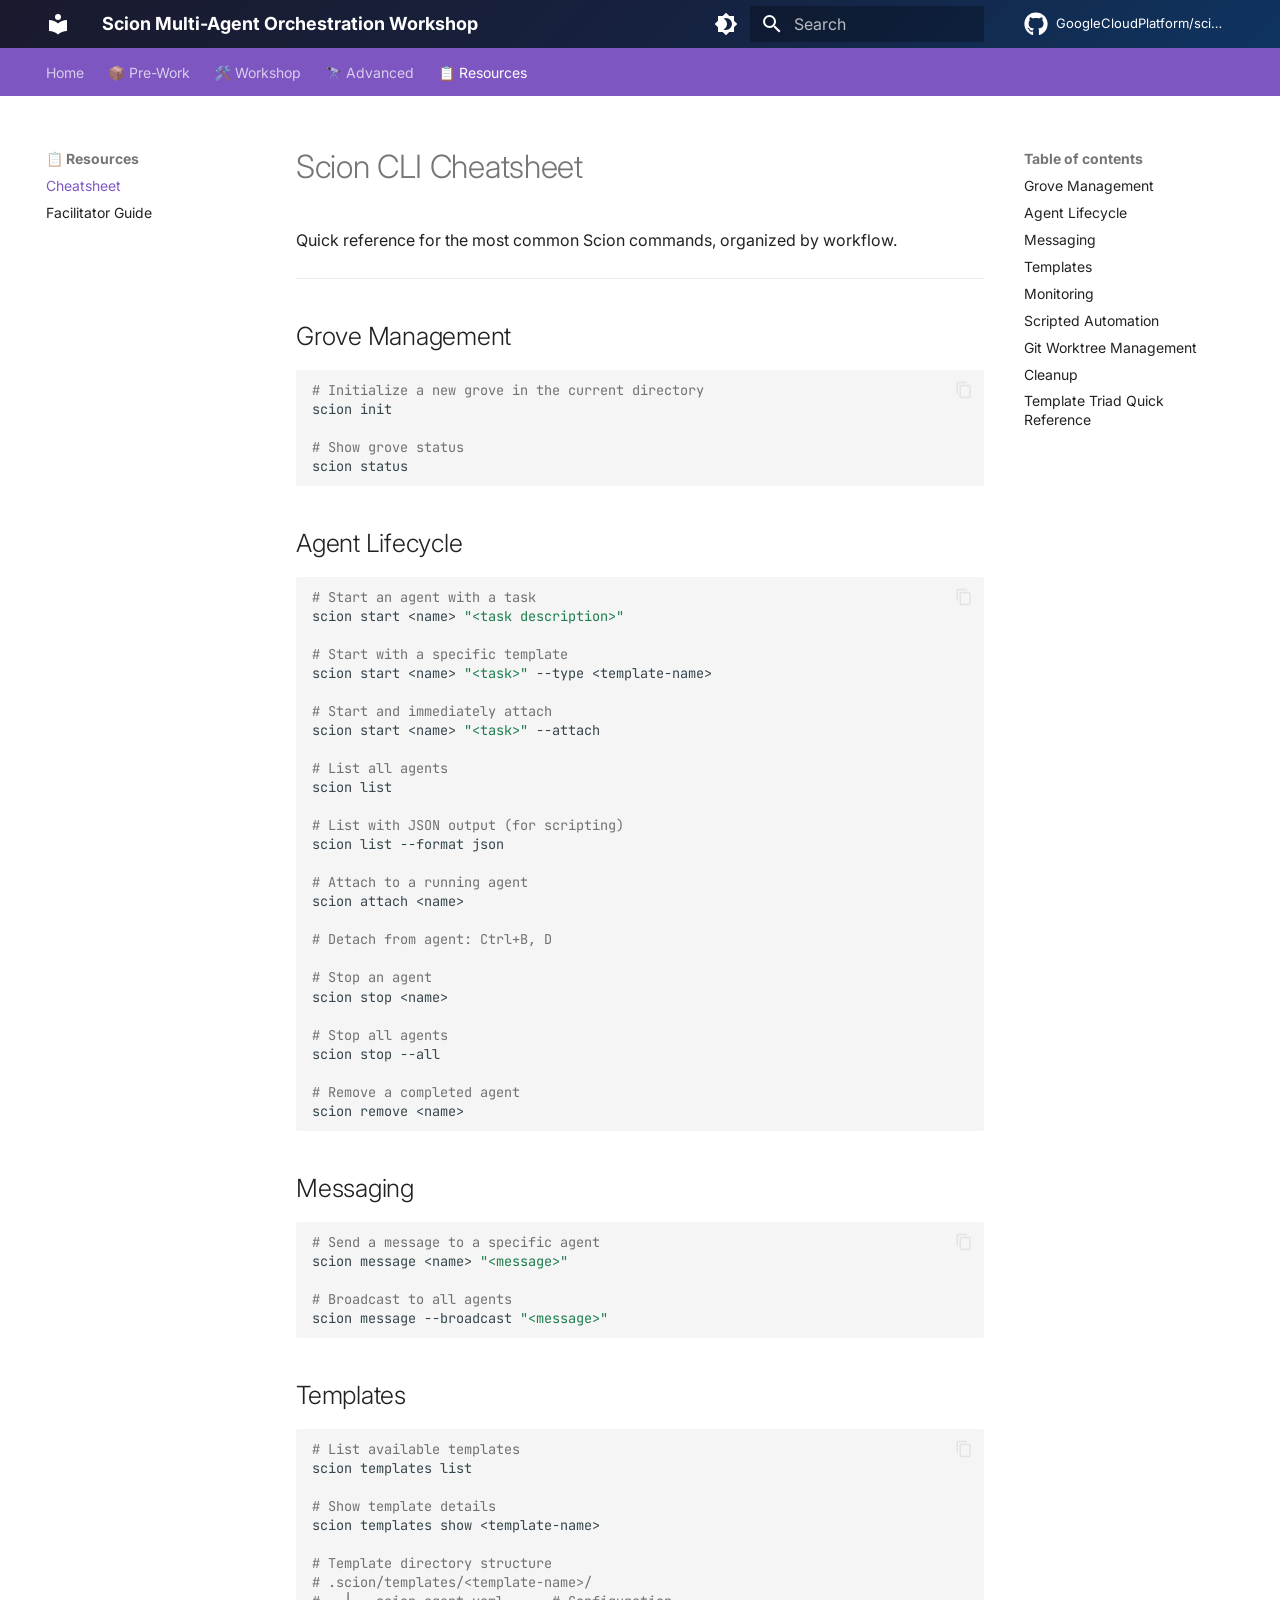
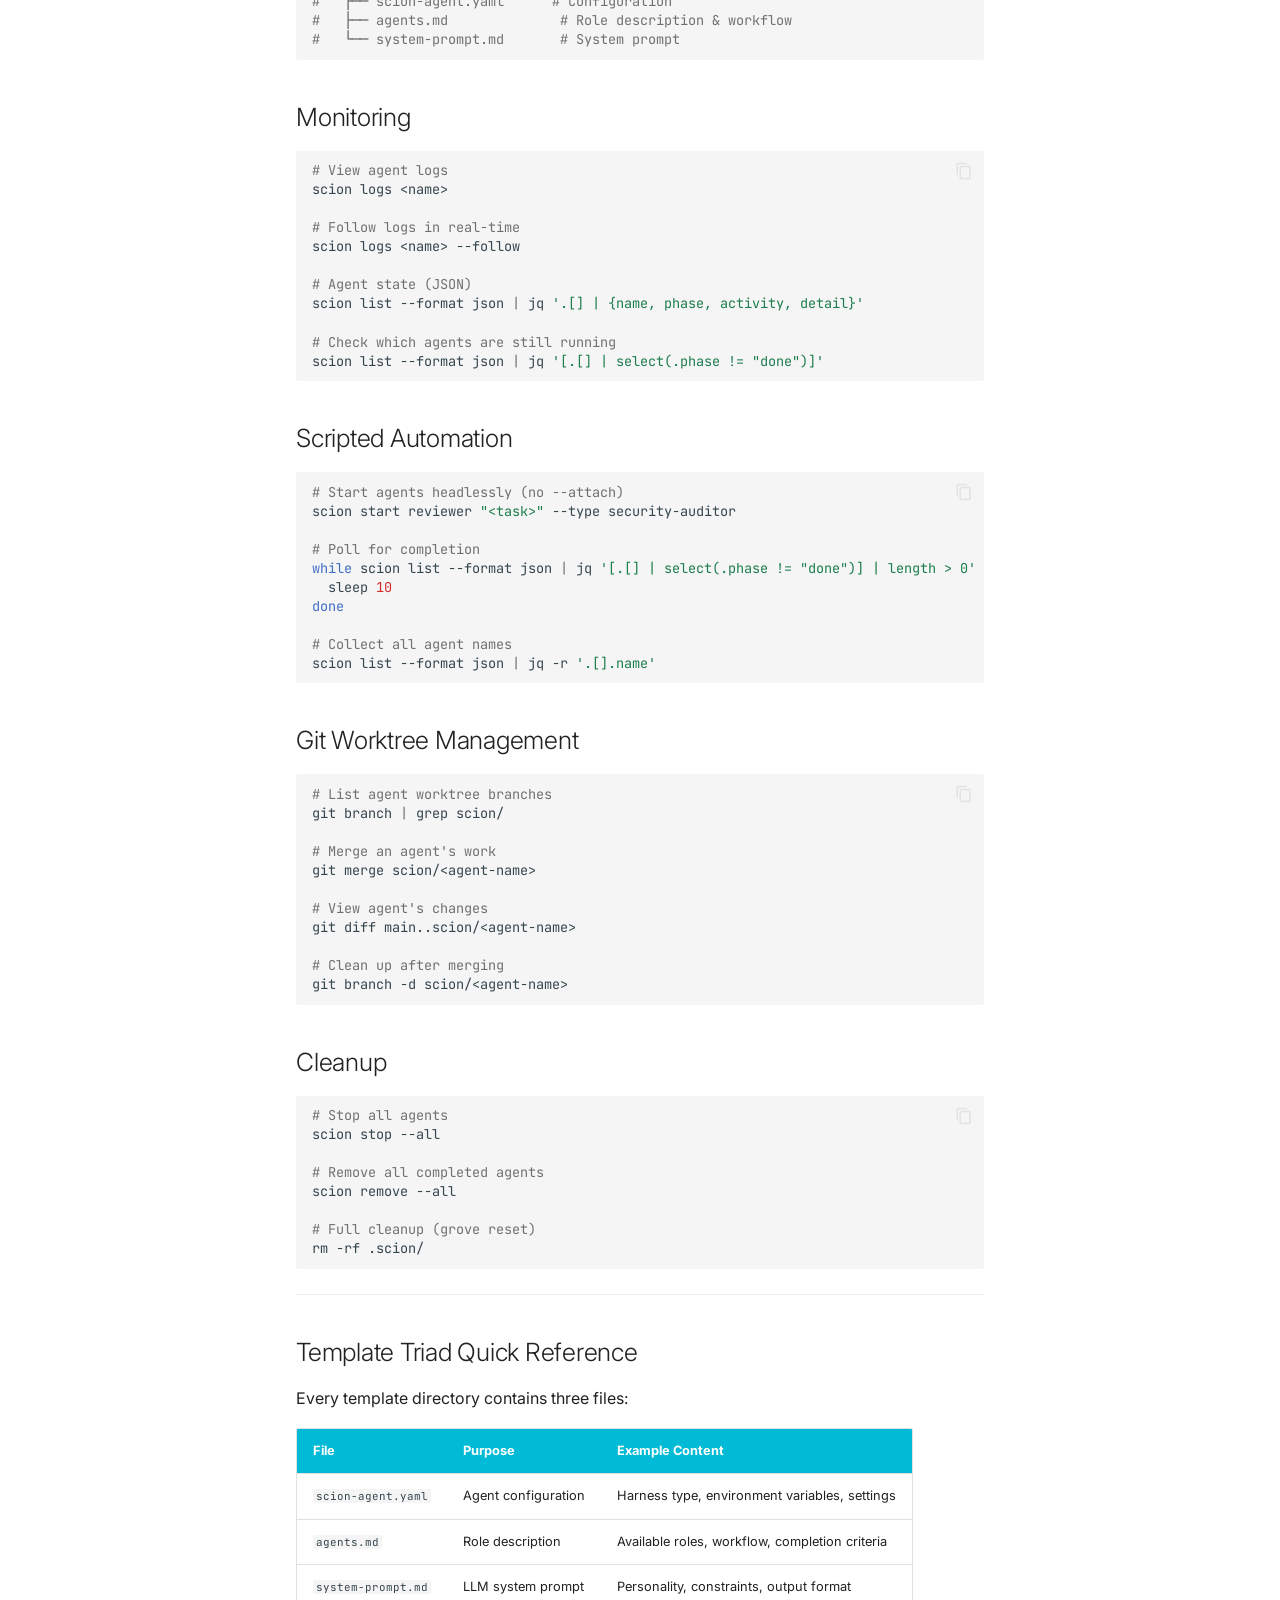
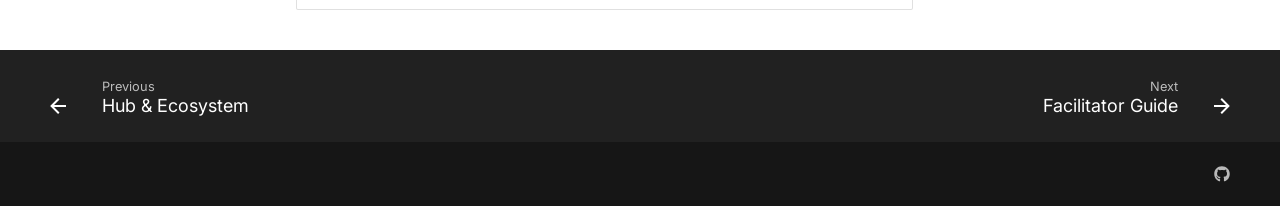
<file: cheatsheet/index.html>
<!doctype html><html lang=en class=no-js> <head><meta charset=utf-8><meta name=viewport content="width=device-width,initial-scale=1"><meta name=description content="Hands-on workshop for operationalizing multi-agent orchestration with Scion"><link href=../advanced-patterns/ rel=prev><link href=../facilitator-guide/ rel=next><link rel=icon href=../assets/images/favicon.png><meta name=generator content="mkdocs-1.6.1, mkdocs-material-9.7.6"><title>Cheatsheet - Scion Multi-Agent Orchestration Workshop</title><link rel=stylesheet href=../assets/stylesheets/main.484c7ddc.min.css><link rel=stylesheet href=../assets/stylesheets/palette.ab4e12ef.min.css><link rel=preconnect href=https://fonts.gstatic.com crossorigin><link rel=stylesheet href="https://fonts.googleapis.com/css?family=Inter:300,300i,400,400i,700,700i%7CJetBrains+Mono:400,400i,700,700i&display=fallback"><style>:root{--md-text-font:"Inter";--md-code-font:"JetBrains Mono"}</style><link rel=stylesheet href=../assets/custom.css><script>__md_scope=new URL("..",location),__md_hash=e=>[...e].reduce(((e,_)=>(e<<5)-e+_.charCodeAt(0)),0),__md_get=(e,_=localStorage,t=__md_scope)=>JSON.parse(_.getItem(t.pathname+"."+e)),__md_set=(e,_,t=localStorage,a=__md_scope)=>{try{t.setItem(a.pathname+"."+e,JSON.stringify(_))}catch(e){}}</script></head> <body dir=ltr data-md-color-scheme=slate data-md-color-primary=deep-purple data-md-color-accent=cyan> <input class=md-toggle data-md-toggle=drawer type=checkbox id=__drawer autocomplete=off> <input class=md-toggle data-md-toggle=search type=checkbox id=__search autocomplete=off> <label class=md-overlay for=__drawer></label> <div data-md-component=skip> <a href=#scion-cli-cheatsheet class=md-skip> Skip to content </a> </div> <div data-md-component=announce> </div> <header class=md-header data-md-component=header> <nav class="md-header__inner md-grid" aria-label=Header> <a href=.. title="Scion Multi-Agent Orchestration Workshop" class="md-header__button md-logo" aria-label="Scion Multi-Agent Orchestration Workshop" data-md-component=logo> <svg xmlns=http://www.w3.org/2000/svg viewbox="0 0 24 24"><path d="M12 8a3 3 0 0 0 3-3 3 3 0 0 0-3-3 3 3 0 0 0-3 3 3 3 0 0 0 3 3m0 3.54C9.64 9.35 6.5 8 3 8v11c3.5 0 6.64 1.35 9 3.54 2.36-2.19 5.5-3.54 9-3.54V8c-3.5 0-6.64 1.35-9 3.54"/></svg> </a> <label class="md-header__button md-icon" for=__drawer> <svg xmlns=http://www.w3.org/2000/svg viewbox="0 0 24 24"><path d="M3 6h18v2H3zm0 5h18v2H3zm0 5h18v2H3z"/></svg> </label> <div class=md-header__title data-md-component=header-title> <div class=md-header__ellipsis> <div class=md-header__topic> <span class=md-ellipsis> Scion Multi-Agent Orchestration Workshop </span> </div> <div class=md-header__topic data-md-component=header-topic> <span class=md-ellipsis> Cheatsheet </span> </div> </div> </div> <form class=md-header__option data-md-component=palette> <input class=md-option data-md-color-media="(prefers-color-scheme: dark)" data-md-color-scheme=slate data-md-color-primary=deep-purple data-md-color-accent=cyan aria-label="Switch to light mode" type=radio name=__palette id=__palette_0> <label class="md-header__button md-icon" title="Switch to light mode" for=__palette_1 hidden> <svg xmlns=http://www.w3.org/2000/svg viewbox="0 0 24 24"><path d="M12 8a4 4 0 0 0-4 4 4 4 0 0 0 4 4 4 4 0 0 0 4-4 4 4 0 0 0-4-4m0 10a6 6 0 0 1-6-6 6 6 0 0 1 6-6 6 6 0 0 1 6 6 6 6 0 0 1-6 6m8-9.31V4h-4.69L12 .69 8.69 4H4v4.69L.69 12 4 15.31V20h4.69L12 23.31 15.31 20H20v-4.69L23.31 12z"/></svg> </label> <input class=md-option data-md-color-media="(prefers-color-scheme: light)" data-md-color-scheme=default data-md-color-primary=deep-purple data-md-color-accent=cyan aria-label="Switch to dark mode" type=radio name=__palette id=__palette_1> <label class="md-header__button md-icon" title="Switch to dark mode" for=__palette_0 hidden> <svg xmlns=http://www.w3.org/2000/svg viewbox="0 0 24 24"><path d="M12 18c-.89 0-1.74-.2-2.5-.55C11.56 16.5 13 14.42 13 12s-1.44-4.5-3.5-5.45C10.26 6.2 11.11 6 12 6a6 6 0 0 1 6 6 6 6 0 0 1-6 6m8-9.31V4h-4.69L12 .69 8.69 4H4v4.69L.69 12 4 15.31V20h4.69L12 23.31 15.31 20H20v-4.69L23.31 12z"/></svg> </label> </form> <script>var palette=__md_get("__palette");if(palette&&palette.color){if("(prefers-color-scheme)"===palette.color.media){var media=matchMedia("(prefers-color-scheme: light)"),input=document.querySelector(media.matches?"[data-md-color-media='(prefers-color-scheme: light)']":"[data-md-color-media='(prefers-color-scheme: dark)']");palette.color.media=input.getAttribute("data-md-color-media"),palette.color.scheme=input.getAttribute("data-md-color-scheme"),palette.color.primary=input.getAttribute("data-md-color-primary"),palette.color.accent=input.getAttribute("data-md-color-accent")}for(var[key,value]of Object.entries(palette.color))document.body.setAttribute("data-md-color-"+key,value)}</script> <label class="md-header__button md-icon" for=__search> <svg xmlns=http://www.w3.org/2000/svg viewbox="0 0 24 24"><path d="M9.5 3A6.5 6.5 0 0 1 16 9.5c0 1.61-.59 3.09-1.56 4.23l.27.27h.79l5 5-1.5 1.5-5-5v-.79l-.27-.27A6.52 6.52 0 0 1 9.5 16 6.5 6.5 0 0 1 3 9.5 6.5 6.5 0 0 1 9.5 3m0 2C7 5 5 7 5 9.5S7 14 9.5 14 14 12 14 9.5 12 5 9.5 5"/></svg> </label> <div class=md-search data-md-component=search role=dialog> <label class=md-search__overlay for=__search></label> <div class=md-search__inner role=search> <form class=md-search__form name=search> <input type=text class=md-search__input name=query aria-label=Search placeholder=Search autocapitalize=off autocorrect=off autocomplete=off spellcheck=false data-md-component=search-query required> <label class="md-search__icon md-icon" for=__search> <svg xmlns=http://www.w3.org/2000/svg viewbox="0 0 24 24"><path d="M9.5 3A6.5 6.5 0 0 1 16 9.5c0 1.61-.59 3.09-1.56 4.23l.27.27h.79l5 5-1.5 1.5-5-5v-.79l-.27-.27A6.52 6.52 0 0 1 9.5 16 6.5 6.5 0 0 1 3 9.5 6.5 6.5 0 0 1 9.5 3m0 2C7 5 5 7 5 9.5S7 14 9.5 14 14 12 14 9.5 12 5 9.5 5"/></svg> <svg xmlns=http://www.w3.org/2000/svg viewbox="0 0 24 24"><path d="M20 11v2H8l5.5 5.5-1.42 1.42L4.16 12l7.92-7.92L13.5 5.5 8 11z"/></svg> </label> <nav class=md-search__options aria-label=Search> <button type=reset class="md-search__icon md-icon" title=Clear aria-label=Clear tabindex=-1> <svg xmlns=http://www.w3.org/2000/svg viewbox="0 0 24 24"><path d="M19 6.41 17.59 5 12 10.59 6.41 5 5 6.41 10.59 12 5 17.59 6.41 19 12 13.41 17.59 19 19 17.59 13.41 12z"/></svg> </button> </nav> <div class=md-search__suggest data-md-component=search-suggest></div> </form> <div class=md-search__output> <div class=md-search__scrollwrap tabindex=0 data-md-scrollfix> <div class=md-search-result data-md-component=search-result> <div class=md-search-result__meta> Initializing search </div> <ol class=md-search-result__list role=presentation></ol> </div> </div> </div> </div> </div> <div class=md-header__source> <a href=https://github.com/GoogleCloudPlatform/scion title="Go to repository" class=md-source data-md-component=source> <div class="md-source__icon md-icon"> <svg xmlns=http://www.w3.org/2000/svg viewbox="0 0 512 512"><!-- Font Awesome Free 7.1.0 by @fontawesome - https://fontawesome.com License - https://fontawesome.com/license/free (Icons: CC BY 4.0, Fonts: SIL OFL 1.1, Code: MIT License) Copyright 2025 Fonticons, Inc.--><path d="M173.9 397.4c0 2-2.3 3.6-5.2 3.6-3.3.3-5.6-1.3-5.6-3.6 0-2 2.3-3.6 5.2-3.6 3-.3 5.6 1.3 5.6 3.6m-31.1-4.5c-.7 2 1.3 4.3 4.3 4.9 2.6 1 5.6 0 6.2-2s-1.3-4.3-4.3-5.2c-2.6-.7-5.5.3-6.2 2.3m44.2-1.7c-2.9.7-4.9 2.6-4.6 4.9.3 2 2.9 3.3 5.9 2.6 2.9-.7 4.9-2.6 4.6-4.6-.3-1.9-3-3.2-5.9-2.9M252.8 8C114.1 8 8 113.3 8 252c0 110.9 69.8 205.8 169.5 239.2 12.8 2.3 17.3-5.6 17.3-12.1 0-6.2-.3-40.4-.3-61.4 0 0-70 15-84.7-29.8 0 0-11.4-29.1-27.8-36.6 0 0-22.9-15.7 1.6-15.4 0 0 24.9 2 38.6 25.8 21.9 38.6 58.6 27.5 72.9 20.9 2.3-16 8.8-27.1 16-33.7-55.9-6.2-112.3-14.3-112.3-110.5 0-27.5 7.6-41.3 23.6-58.9-2.6-6.5-11.1-33.3 2.6-67.9 20.9-6.5 69 27 69 27 20-5.6 41.5-8.5 62.8-8.5s42.8 2.9 62.8 8.5c0 0 48.1-33.6 69-27 13.7 34.7 5.2 61.4 2.6 67.9 16 17.7 25.8 31.5 25.8 58.9 0 96.5-58.9 104.2-114.8 110.5 9.2 7.9 17 22.9 17 46.4 0 33.7-.3 75.4-.3 83.6 0 6.5 4.6 14.4 17.3 12.1C436.2 457.8 504 362.9 504 252 504 113.3 391.5 8 252.8 8M105.2 352.9c-1.3 1-1 3.3.7 5.2 1.6 1.6 3.9 2.3 5.2 1 1.3-1 1-3.3-.7-5.2-1.6-1.6-3.9-2.3-5.2-1m-10.8-8.1c-.7 1.3.3 2.9 2.3 3.9 1.6 1 3.6.7 4.3-.7.7-1.3-.3-2.9-2.3-3.9-2-.6-3.6-.3-4.3.7m32.4 35.6c-1.6 1.3-1 4.3 1.3 6.2 2.3 2.3 5.2 2.6 6.5 1 1.3-1.3.7-4.3-1.3-6.2-2.2-2.3-5.2-2.6-6.5-1m-11.4-14.7c-1.6 1-1.6 3.6 0 5.9s4.3 3.3 5.6 2.3c1.6-1.3 1.6-3.9 0-6.2-1.4-2.3-4-3.3-5.6-2"/></svg> </div> <div class=md-source__repository> GoogleCloudPlatform/scion </div> </a> </div> </nav> </header> <div class=md-container data-md-component=container> <nav class=md-tabs aria-label=Tabs data-md-component=tabs> <div class=md-grid> <ul class=md-tabs__list> <li class=md-tabs__item> <a href=.. class=md-tabs__link> Home </a> </li> <li class=md-tabs__item> <a href=../setup/ class=md-tabs__link> 📦 Pre-Work </a> </li> <li class=md-tabs__item> <a href=../multi-agent-sdlc/ class=md-tabs__link> 🛠️ Workshop </a> </li> <li class=md-tabs__item> <a href=../advanced-patterns/ class=md-tabs__link> 🔭 Advanced </a> </li> <li class="md-tabs__item md-tabs__item--active"> <a href=./ class=md-tabs__link> 📋 Resources </a> </li> </ul> </div> </nav> <main class=md-main data-md-component=main> <div class="md-main__inner md-grid"> <div class="md-sidebar md-sidebar--primary" data-md-component=sidebar data-md-type=navigation> <div class=md-sidebar__scrollwrap> <div class=md-sidebar__inner> <nav class="md-nav md-nav--primary md-nav--lifted" aria-label=Navigation data-md-level=0> <label class=md-nav__title for=__drawer> <a href=.. title="Scion Multi-Agent Orchestration Workshop" class="md-nav__button md-logo" aria-label="Scion Multi-Agent Orchestration Workshop" data-md-component=logo> <svg xmlns=http://www.w3.org/2000/svg viewbox="0 0 24 24"><path d="M12 8a3 3 0 0 0 3-3 3 3 0 0 0-3-3 3 3 0 0 0-3 3 3 3 0 0 0 3 3m0 3.54C9.64 9.35 6.5 8 3 8v11c3.5 0 6.64 1.35 9 3.54 2.36-2.19 5.5-3.54 9-3.54V8c-3.5 0-6.64 1.35-9 3.54"/></svg> </a> Scion Multi-Agent Orchestration Workshop </label> <div class=md-nav__source> <a href=https://github.com/GoogleCloudPlatform/scion title="Go to repository" class=md-source data-md-component=source> <div class="md-source__icon md-icon"> <svg xmlns=http://www.w3.org/2000/svg viewbox="0 0 512 512"><!-- Font Awesome Free 7.1.0 by @fontawesome - https://fontawesome.com License - https://fontawesome.com/license/free (Icons: CC BY 4.0, Fonts: SIL OFL 1.1, Code: MIT License) Copyright 2025 Fonticons, Inc.--><path d="M173.9 397.4c0 2-2.3 3.6-5.2 3.6-3.3.3-5.6-1.3-5.6-3.6 0-2 2.3-3.6 5.2-3.6 3-.3 5.6 1.3 5.6 3.6m-31.1-4.5c-.7 2 1.3 4.3 4.3 4.9 2.6 1 5.6 0 6.2-2s-1.3-4.3-4.3-5.2c-2.6-.7-5.5.3-6.2 2.3m44.2-1.7c-2.9.7-4.9 2.6-4.6 4.9.3 2 2.9 3.3 5.9 2.6 2.9-.7 4.9-2.6 4.6-4.6-.3-1.9-3-3.2-5.9-2.9M252.8 8C114.1 8 8 113.3 8 252c0 110.9 69.8 205.8 169.5 239.2 12.8 2.3 17.3-5.6 17.3-12.1 0-6.2-.3-40.4-.3-61.4 0 0-70 15-84.7-29.8 0 0-11.4-29.1-27.8-36.6 0 0-22.9-15.7 1.6-15.4 0 0 24.9 2 38.6 25.8 21.9 38.6 58.6 27.5 72.9 20.9 2.3-16 8.8-27.1 16-33.7-55.9-6.2-112.3-14.3-112.3-110.5 0-27.5 7.6-41.3 23.6-58.9-2.6-6.5-11.1-33.3 2.6-67.9 20.9-6.5 69 27 69 27 20-5.6 41.5-8.5 62.8-8.5s42.8 2.9 62.8 8.5c0 0 48.1-33.6 69-27 13.7 34.7 5.2 61.4 2.6 67.9 16 17.7 25.8 31.5 25.8 58.9 0 96.5-58.9 104.2-114.8 110.5 9.2 7.9 17 22.9 17 46.4 0 33.7-.3 75.4-.3 83.6 0 6.5 4.6 14.4 17.3 12.1C436.2 457.8 504 362.9 504 252 504 113.3 391.5 8 252.8 8M105.2 352.9c-1.3 1-1 3.3.7 5.2 1.6 1.6 3.9 2.3 5.2 1 1.3-1 1-3.3-.7-5.2-1.6-1.6-3.9-2.3-5.2-1m-10.8-8.1c-.7 1.3.3 2.9 2.3 3.9 1.6 1 3.6.7 4.3-.7.7-1.3-.3-2.9-2.3-3.9-2-.6-3.6-.3-4.3.7m32.4 35.6c-1.6 1.3-1 4.3 1.3 6.2 2.3 2.3 5.2 2.6 6.5 1 1.3-1.3.7-4.3-1.3-6.2-2.2-2.3-5.2-2.6-6.5-1m-11.4-14.7c-1.6 1-1.6 3.6 0 5.9s4.3 3.3 5.6 2.3c1.6-1.3 1.6-3.9 0-6.2-1.4-2.3-4-3.3-5.6-2"/></svg> </div> <div class=md-source__repository> GoogleCloudPlatform/scion </div> </a> </div> <ul class=md-nav__list data-md-scrollfix> <li class=md-nav__item> <a href=.. class=md-nav__link> <span class=md-ellipsis> Home </span> </a> </li> <li class="md-nav__item md-nav__item--nested"> <input class="md-nav__toggle md-toggle md-toggle--indeterminate" type=checkbox id=__nav_2> <label class=md-nav__link for=__nav_2 id=__nav_2_label tabindex=0> <span class=md-ellipsis> 📦 Pre-Work </span> <span class="md-nav__icon md-icon"></span> </label> <nav class=md-nav data-md-level=1 aria-labelledby=__nav_2_label aria-expanded=false> <label class=md-nav__title for=__nav_2> <span class="md-nav__icon md-icon"></span> 📦 Pre-Work </label> <ul class=md-nav__list data-md-scrollfix> <li class=md-nav__item> <a href=../setup/ class=md-nav__link> <span class=md-ellipsis> Environment Setup </span> </a> </li> </ul> </nav> </li> <li class="md-nav__item md-nav__item--nested"> <input class="md-nav__toggle md-toggle md-toggle--indeterminate" type=checkbox id=__nav_3> <label class=md-nav__link for=__nav_3 id=__nav_3_label tabindex=0> <span class=md-ellipsis> 🛠️ Workshop </span> <span class="md-nav__icon md-icon"></span> </label> <nav class=md-nav data-md-level=1 aria-labelledby=__nav_3_label aria-expanded=false> <label class=md-nav__title for=__nav_3> <span class="md-nav__icon md-icon"></span> 🛠️ Workshop </label> <ul class=md-nav__list data-md-scrollfix> <li class=md-nav__item> <a href=../multi-agent-sdlc/ class=md-nav__link> <span class=md-ellipsis> 1. Multi-Agent SDLC </span> </a> </li> <li class=md-nav__item> <a href=../team-architecture/ class=md-nav__link> <span class=md-ellipsis> 2. Team Architecture </span> </a> </li> <li class=md-nav__item> <a href=../governance/ class=md-nav__link> <span class=md-ellipsis> 3. Enterprise Governance </span> </a> </li> </ul> </nav> </li> <li class="md-nav__item md-nav__item--nested"> <input class="md-nav__toggle md-toggle md-toggle--indeterminate" type=checkbox id=__nav_4> <label class=md-nav__link for=__nav_4 id=__nav_4_label tabindex=0> <span class=md-ellipsis> 🔭 Advanced </span> <span class="md-nav__icon md-icon"></span> </label> <nav class=md-nav data-md-level=1 aria-labelledby=__nav_4_label aria-expanded=false> <label class=md-nav__title for=__nav_4> <span class="md-nav__icon md-icon"></span> 🔭 Advanced </label> <ul class=md-nav__list data-md-scrollfix> <li class=md-nav__item> <a href=../advanced-patterns/ class=md-nav__link> <span class=md-ellipsis> Hub & Ecosystem </span> </a> </li> </ul> </nav> </li> <li class="md-nav__item md-nav__item--active md-nav__item--section md-nav__item--nested"> <input class="md-nav__toggle md-toggle " type=checkbox id=__nav_5 checked> <label class=md-nav__link for=__nav_5 id=__nav_5_label tabindex> <span class=md-ellipsis> 📋 Resources </span> <span class="md-nav__icon md-icon"></span> </label> <nav class=md-nav data-md-level=1 aria-labelledby=__nav_5_label aria-expanded=true> <label class=md-nav__title for=__nav_5> <span class="md-nav__icon md-icon"></span> 📋 Resources </label> <ul class=md-nav__list data-md-scrollfix> <li class="md-nav__item md-nav__item--active"> <input class="md-nav__toggle md-toggle" type=checkbox id=__toc> <label class="md-nav__link md-nav__link--active" for=__toc> <span class=md-ellipsis> Cheatsheet </span> <span class="md-nav__icon md-icon"></span> </label> <a href=./ class="md-nav__link md-nav__link--active"> <span class=md-ellipsis> Cheatsheet </span> </a> <nav class="md-nav md-nav--secondary" aria-label="Table of contents"> <label class=md-nav__title for=__toc> <span class="md-nav__icon md-icon"></span> Table of contents </label> <ul class=md-nav__list data-md-component=toc data-md-scrollfix> <li class=md-nav__item> <a href=#grove-management class=md-nav__link> <span class=md-ellipsis> Grove Management </span> </a> </li> <li class=md-nav__item> <a href=#agent-lifecycle class=md-nav__link> <span class=md-ellipsis> Agent Lifecycle </span> </a> </li> <li class=md-nav__item> <a href=#messaging class=md-nav__link> <span class=md-ellipsis> Messaging </span> </a> </li> <li class=md-nav__item> <a href=#templates class=md-nav__link> <span class=md-ellipsis> Templates </span> </a> </li> <li class=md-nav__item> <a href=#monitoring class=md-nav__link> <span class=md-ellipsis> Monitoring </span> </a> </li> <li class=md-nav__item> <a href=#scripted-automation class=md-nav__link> <span class=md-ellipsis> Scripted Automation </span> </a> </li> <li class=md-nav__item> <a href=#git-worktree-management class=md-nav__link> <span class=md-ellipsis> Git Worktree Management </span> </a> </li> <li class=md-nav__item> <a href=#cleanup class=md-nav__link> <span class=md-ellipsis> Cleanup </span> </a> </li> <li class=md-nav__item> <a href=#template-triad-quick-reference class=md-nav__link> <span class=md-ellipsis> Template Triad Quick Reference </span> </a> </li> </ul> </nav> </li> <li class=md-nav__item> <a href=../facilitator-guide/ class=md-nav__link> <span class=md-ellipsis> Facilitator Guide </span> </a> </li> </ul> </nav> </li> </ul> </nav> </div> </div> </div> <div class="md-sidebar md-sidebar--secondary" data-md-component=sidebar data-md-type=toc> <div class=md-sidebar__scrollwrap> <div class=md-sidebar__inner> <nav class="md-nav md-nav--secondary" aria-label="Table of contents"> <label class=md-nav__title for=__toc> <span class="md-nav__icon md-icon"></span> Table of contents </label> <ul class=md-nav__list data-md-component=toc data-md-scrollfix> <li class=md-nav__item> <a href=#grove-management class=md-nav__link> <span class=md-ellipsis> Grove Management </span> </a> </li> <li class=md-nav__item> <a href=#agent-lifecycle class=md-nav__link> <span class=md-ellipsis> Agent Lifecycle </span> </a> </li> <li class=md-nav__item> <a href=#messaging class=md-nav__link> <span class=md-ellipsis> Messaging </span> </a> </li> <li class=md-nav__item> <a href=#templates class=md-nav__link> <span class=md-ellipsis> Templates </span> </a> </li> <li class=md-nav__item> <a href=#monitoring class=md-nav__link> <span class=md-ellipsis> Monitoring </span> </a> </li> <li class=md-nav__item> <a href=#scripted-automation class=md-nav__link> <span class=md-ellipsis> Scripted Automation </span> </a> </li> <li class=md-nav__item> <a href=#git-worktree-management class=md-nav__link> <span class=md-ellipsis> Git Worktree Management </span> </a> </li> <li class=md-nav__item> <a href=#cleanup class=md-nav__link> <span class=md-ellipsis> Cleanup </span> </a> </li> <li class=md-nav__item> <a href=#template-triad-quick-reference class=md-nav__link> <span class=md-ellipsis> Template Triad Quick Reference </span> </a> </li> </ul> </nav> </div> </div> </div> <div class=md-content data-md-component=content> <article class="md-content__inner md-typeset"> <h1 id=scion-cli-cheatsheet>Scion CLI Cheatsheet<a class=headerlink href=#scion-cli-cheatsheet title="Permanent link">&para;</a></h1> <p>Quick reference for the most common Scion commands, organized by workflow.</p> <hr> <h2 id=grove-management>Grove Management<a class=headerlink href=#grove-management title="Permanent link">&para;</a></h2> <div class="language-bash highlight"><pre><span></span><code><span id=__span-0-1><a id=__codelineno-0-1 name=__codelineno-0-1 href=#__codelineno-0-1></a><span class=c1># Initialize a new grove in the current directory</span>
</span><span id=__span-0-2><a id=__codelineno-0-2 name=__codelineno-0-2 href=#__codelineno-0-2></a>scion<span class=w> </span>init
</span><span id=__span-0-3><a id=__codelineno-0-3 name=__codelineno-0-3 href=#__codelineno-0-3></a>
</span><span id=__span-0-4><a id=__codelineno-0-4 name=__codelineno-0-4 href=#__codelineno-0-4></a><span class=c1># Show grove status</span>
</span><span id=__span-0-5><a id=__codelineno-0-5 name=__codelineno-0-5 href=#__codelineno-0-5></a>scion<span class=w> </span>status
</span></code></pre></div> <h2 id=agent-lifecycle>Agent Lifecycle<a class=headerlink href=#agent-lifecycle title="Permanent link">&para;</a></h2> <div class="language-bash highlight"><pre><span></span><code><span id=__span-1-1><a id=__codelineno-1-1 name=__codelineno-1-1 href=#__codelineno-1-1></a><span class=c1># Start an agent with a task</span>
</span><span id=__span-1-2><a id=__codelineno-1-2 name=__codelineno-1-2 href=#__codelineno-1-2></a>scion<span class=w> </span>start<span class=w> </span>&lt;name&gt;<span class=w> </span><span class=s2>&quot;&lt;task description&gt;&quot;</span>
</span><span id=__span-1-3><a id=__codelineno-1-3 name=__codelineno-1-3 href=#__codelineno-1-3></a>
</span><span id=__span-1-4><a id=__codelineno-1-4 name=__codelineno-1-4 href=#__codelineno-1-4></a><span class=c1># Start with a specific template</span>
</span><span id=__span-1-5><a id=__codelineno-1-5 name=__codelineno-1-5 href=#__codelineno-1-5></a>scion<span class=w> </span>start<span class=w> </span>&lt;name&gt;<span class=w> </span><span class=s2>&quot;&lt;task&gt;&quot;</span><span class=w> </span>--type<span class=w> </span>&lt;template-name&gt;
</span><span id=__span-1-6><a id=__codelineno-1-6 name=__codelineno-1-6 href=#__codelineno-1-6></a>
</span><span id=__span-1-7><a id=__codelineno-1-7 name=__codelineno-1-7 href=#__codelineno-1-7></a><span class=c1># Start and immediately attach</span>
</span><span id=__span-1-8><a id=__codelineno-1-8 name=__codelineno-1-8 href=#__codelineno-1-8></a>scion<span class=w> </span>start<span class=w> </span>&lt;name&gt;<span class=w> </span><span class=s2>&quot;&lt;task&gt;&quot;</span><span class=w> </span>--attach
</span><span id=__span-1-9><a id=__codelineno-1-9 name=__codelineno-1-9 href=#__codelineno-1-9></a>
</span><span id=__span-1-10><a id=__codelineno-1-10 name=__codelineno-1-10 href=#__codelineno-1-10></a><span class=c1># List all agents</span>
</span><span id=__span-1-11><a id=__codelineno-1-11 name=__codelineno-1-11 href=#__codelineno-1-11></a>scion<span class=w> </span>list
</span><span id=__span-1-12><a id=__codelineno-1-12 name=__codelineno-1-12 href=#__codelineno-1-12></a>
</span><span id=__span-1-13><a id=__codelineno-1-13 name=__codelineno-1-13 href=#__codelineno-1-13></a><span class=c1># List with JSON output (for scripting)</span>
</span><span id=__span-1-14><a id=__codelineno-1-14 name=__codelineno-1-14 href=#__codelineno-1-14></a>scion<span class=w> </span>list<span class=w> </span>--format<span class=w> </span>json
</span><span id=__span-1-15><a id=__codelineno-1-15 name=__codelineno-1-15 href=#__codelineno-1-15></a>
</span><span id=__span-1-16><a id=__codelineno-1-16 name=__codelineno-1-16 href=#__codelineno-1-16></a><span class=c1># Attach to a running agent</span>
</span><span id=__span-1-17><a id=__codelineno-1-17 name=__codelineno-1-17 href=#__codelineno-1-17></a>scion<span class=w> </span>attach<span class=w> </span>&lt;name&gt;
</span><span id=__span-1-18><a id=__codelineno-1-18 name=__codelineno-1-18 href=#__codelineno-1-18></a>
</span><span id=__span-1-19><a id=__codelineno-1-19 name=__codelineno-1-19 href=#__codelineno-1-19></a><span class=c1># Detach from agent: Ctrl+B, D</span>
</span><span id=__span-1-20><a id=__codelineno-1-20 name=__codelineno-1-20 href=#__codelineno-1-20></a>
</span><span id=__span-1-21><a id=__codelineno-1-21 name=__codelineno-1-21 href=#__codelineno-1-21></a><span class=c1># Stop an agent</span>
</span><span id=__span-1-22><a id=__codelineno-1-22 name=__codelineno-1-22 href=#__codelineno-1-22></a>scion<span class=w> </span>stop<span class=w> </span>&lt;name&gt;
</span><span id=__span-1-23><a id=__codelineno-1-23 name=__codelineno-1-23 href=#__codelineno-1-23></a>
</span><span id=__span-1-24><a id=__codelineno-1-24 name=__codelineno-1-24 href=#__codelineno-1-24></a><span class=c1># Stop all agents</span>
</span><span id=__span-1-25><a id=__codelineno-1-25 name=__codelineno-1-25 href=#__codelineno-1-25></a>scion<span class=w> </span>stop<span class=w> </span>--all
</span><span id=__span-1-26><a id=__codelineno-1-26 name=__codelineno-1-26 href=#__codelineno-1-26></a>
</span><span id=__span-1-27><a id=__codelineno-1-27 name=__codelineno-1-27 href=#__codelineno-1-27></a><span class=c1># Remove a completed agent</span>
</span><span id=__span-1-28><a id=__codelineno-1-28 name=__codelineno-1-28 href=#__codelineno-1-28></a>scion<span class=w> </span>remove<span class=w> </span>&lt;name&gt;
</span></code></pre></div> <h2 id=messaging>Messaging<a class=headerlink href=#messaging title="Permanent link">&para;</a></h2> <div class="language-bash highlight"><pre><span></span><code><span id=__span-2-1><a id=__codelineno-2-1 name=__codelineno-2-1 href=#__codelineno-2-1></a><span class=c1># Send a message to a specific agent</span>
</span><span id=__span-2-2><a id=__codelineno-2-2 name=__codelineno-2-2 href=#__codelineno-2-2></a>scion<span class=w> </span>message<span class=w> </span>&lt;name&gt;<span class=w> </span><span class=s2>&quot;&lt;message&gt;&quot;</span>
</span><span id=__span-2-3><a id=__codelineno-2-3 name=__codelineno-2-3 href=#__codelineno-2-3></a>
</span><span id=__span-2-4><a id=__codelineno-2-4 name=__codelineno-2-4 href=#__codelineno-2-4></a><span class=c1># Broadcast to all agents</span>
</span><span id=__span-2-5><a id=__codelineno-2-5 name=__codelineno-2-5 href=#__codelineno-2-5></a>scion<span class=w> </span>message<span class=w> </span>--broadcast<span class=w> </span><span class=s2>&quot;&lt;message&gt;&quot;</span>
</span></code></pre></div> <h2 id=templates>Templates<a class=headerlink href=#templates title="Permanent link">&para;</a></h2> <div class="language-bash highlight"><pre><span></span><code><span id=__span-3-1><a id=__codelineno-3-1 name=__codelineno-3-1 href=#__codelineno-3-1></a><span class=c1># List available templates</span>
</span><span id=__span-3-2><a id=__codelineno-3-2 name=__codelineno-3-2 href=#__codelineno-3-2></a>scion<span class=w> </span>templates<span class=w> </span>list
</span><span id=__span-3-3><a id=__codelineno-3-3 name=__codelineno-3-3 href=#__codelineno-3-3></a>
</span><span id=__span-3-4><a id=__codelineno-3-4 name=__codelineno-3-4 href=#__codelineno-3-4></a><span class=c1># Show template details</span>
</span><span id=__span-3-5><a id=__codelineno-3-5 name=__codelineno-3-5 href=#__codelineno-3-5></a>scion<span class=w> </span>templates<span class=w> </span>show<span class=w> </span>&lt;template-name&gt;
</span><span id=__span-3-6><a id=__codelineno-3-6 name=__codelineno-3-6 href=#__codelineno-3-6></a>
</span><span id=__span-3-7><a id=__codelineno-3-7 name=__codelineno-3-7 href=#__codelineno-3-7></a><span class=c1># Template directory structure</span>
</span><span id=__span-3-8><a id=__codelineno-3-8 name=__codelineno-3-8 href=#__codelineno-3-8></a><span class=c1># .scion/templates/&lt;template-name&gt;/</span>
</span><span id=__span-3-9><a id=__codelineno-3-9 name=__codelineno-3-9 href=#__codelineno-3-9></a><span class=c1>#   ├── scion-agent.yaml      # Configuration</span>
</span><span id=__span-3-10><a id=__codelineno-3-10 name=__codelineno-3-10 href=#__codelineno-3-10></a><span class=c1>#   ├── agents.md              # Role description &amp; workflow</span>
</span><span id=__span-3-11><a id=__codelineno-3-11 name=__codelineno-3-11 href=#__codelineno-3-11></a><span class=c1>#   └── system-prompt.md       # System prompt</span>
</span></code></pre></div> <h2 id=monitoring>Monitoring<a class=headerlink href=#monitoring title="Permanent link">&para;</a></h2> <div class="language-bash highlight"><pre><span></span><code><span id=__span-4-1><a id=__codelineno-4-1 name=__codelineno-4-1 href=#__codelineno-4-1></a><span class=c1># View agent logs</span>
</span><span id=__span-4-2><a id=__codelineno-4-2 name=__codelineno-4-2 href=#__codelineno-4-2></a>scion<span class=w> </span>logs<span class=w> </span>&lt;name&gt;
</span><span id=__span-4-3><a id=__codelineno-4-3 name=__codelineno-4-3 href=#__codelineno-4-3></a>
</span><span id=__span-4-4><a id=__codelineno-4-4 name=__codelineno-4-4 href=#__codelineno-4-4></a><span class=c1># Follow logs in real-time</span>
</span><span id=__span-4-5><a id=__codelineno-4-5 name=__codelineno-4-5 href=#__codelineno-4-5></a>scion<span class=w> </span>logs<span class=w> </span>&lt;name&gt;<span class=w> </span>--follow
</span><span id=__span-4-6><a id=__codelineno-4-6 name=__codelineno-4-6 href=#__codelineno-4-6></a>
</span><span id=__span-4-7><a id=__codelineno-4-7 name=__codelineno-4-7 href=#__codelineno-4-7></a><span class=c1># Agent state (JSON)</span>
</span><span id=__span-4-8><a id=__codelineno-4-8 name=__codelineno-4-8 href=#__codelineno-4-8></a>scion<span class=w> </span>list<span class=w> </span>--format<span class=w> </span>json<span class=w> </span><span class=p>|</span><span class=w> </span>jq<span class=w> </span><span class=s1>&#39;.[] | {name, phase, activity, detail}&#39;</span>
</span><span id=__span-4-9><a id=__codelineno-4-9 name=__codelineno-4-9 href=#__codelineno-4-9></a>
</span><span id=__span-4-10><a id=__codelineno-4-10 name=__codelineno-4-10 href=#__codelineno-4-10></a><span class=c1># Check which agents are still running</span>
</span><span id=__span-4-11><a id=__codelineno-4-11 name=__codelineno-4-11 href=#__codelineno-4-11></a>scion<span class=w> </span>list<span class=w> </span>--format<span class=w> </span>json<span class=w> </span><span class=p>|</span><span class=w> </span>jq<span class=w> </span><span class=s1>&#39;[.[] | select(.phase != &quot;done&quot;)]&#39;</span>
</span></code></pre></div> <h2 id=scripted-automation>Scripted Automation<a class=headerlink href=#scripted-automation title="Permanent link">&para;</a></h2> <div class="language-bash highlight"><pre><span></span><code><span id=__span-5-1><a id=__codelineno-5-1 name=__codelineno-5-1 href=#__codelineno-5-1></a><span class=c1># Start agents headlessly (no --attach)</span>
</span><span id=__span-5-2><a id=__codelineno-5-2 name=__codelineno-5-2 href=#__codelineno-5-2></a>scion<span class=w> </span>start<span class=w> </span>reviewer<span class=w> </span><span class=s2>&quot;&lt;task&gt;&quot;</span><span class=w> </span>--type<span class=w> </span>security-auditor
</span><span id=__span-5-3><a id=__codelineno-5-3 name=__codelineno-5-3 href=#__codelineno-5-3></a>
</span><span id=__span-5-4><a id=__codelineno-5-4 name=__codelineno-5-4 href=#__codelineno-5-4></a><span class=c1># Poll for completion</span>
</span><span id=__span-5-5><a id=__codelineno-5-5 name=__codelineno-5-5 href=#__codelineno-5-5></a><span class=k>while</span><span class=w> </span>scion<span class=w> </span>list<span class=w> </span>--format<span class=w> </span>json<span class=w> </span><span class=p>|</span><span class=w> </span>jq<span class=w> </span><span class=s1>&#39;[.[] | select(.phase != &quot;done&quot;)] | length &gt; 0&#39;</span><span class=w> </span>-e<span class=w> </span><span class=p>&amp;</span>&gt;/dev/null<span class=p>;</span><span class=w> </span><span class=k>do</span>
</span><span id=__span-5-6><a id=__codelineno-5-6 name=__codelineno-5-6 href=#__codelineno-5-6></a><span class=w>  </span>sleep<span class=w> </span><span class=m>10</span>
</span><span id=__span-5-7><a id=__codelineno-5-7 name=__codelineno-5-7 href=#__codelineno-5-7></a><span class=k>done</span>
</span><span id=__span-5-8><a id=__codelineno-5-8 name=__codelineno-5-8 href=#__codelineno-5-8></a>
</span><span id=__span-5-9><a id=__codelineno-5-9 name=__codelineno-5-9 href=#__codelineno-5-9></a><span class=c1># Collect all agent names</span>
</span><span id=__span-5-10><a id=__codelineno-5-10 name=__codelineno-5-10 href=#__codelineno-5-10></a>scion<span class=w> </span>list<span class=w> </span>--format<span class=w> </span>json<span class=w> </span><span class=p>|</span><span class=w> </span>jq<span class=w> </span>-r<span class=w> </span><span class=s1>&#39;.[].name&#39;</span>
</span></code></pre></div> <h2 id=git-worktree-management>Git Worktree Management<a class=headerlink href=#git-worktree-management title="Permanent link">&para;</a></h2> <div class="language-bash highlight"><pre><span></span><code><span id=__span-6-1><a id=__codelineno-6-1 name=__codelineno-6-1 href=#__codelineno-6-1></a><span class=c1># List agent worktree branches</span>
</span><span id=__span-6-2><a id=__codelineno-6-2 name=__codelineno-6-2 href=#__codelineno-6-2></a>git<span class=w> </span>branch<span class=w> </span><span class=p>|</span><span class=w> </span>grep<span class=w> </span>scion/
</span><span id=__span-6-3><a id=__codelineno-6-3 name=__codelineno-6-3 href=#__codelineno-6-3></a>
</span><span id=__span-6-4><a id=__codelineno-6-4 name=__codelineno-6-4 href=#__codelineno-6-4></a><span class=c1># Merge an agent&#39;s work</span>
</span><span id=__span-6-5><a id=__codelineno-6-5 name=__codelineno-6-5 href=#__codelineno-6-5></a>git<span class=w> </span>merge<span class=w> </span>scion/&lt;agent-name&gt;
</span><span id=__span-6-6><a id=__codelineno-6-6 name=__codelineno-6-6 href=#__codelineno-6-6></a>
</span><span id=__span-6-7><a id=__codelineno-6-7 name=__codelineno-6-7 href=#__codelineno-6-7></a><span class=c1># View agent&#39;s changes</span>
</span><span id=__span-6-8><a id=__codelineno-6-8 name=__codelineno-6-8 href=#__codelineno-6-8></a>git<span class=w> </span>diff<span class=w> </span>main..scion/&lt;agent-name&gt;
</span><span id=__span-6-9><a id=__codelineno-6-9 name=__codelineno-6-9 href=#__codelineno-6-9></a>
</span><span id=__span-6-10><a id=__codelineno-6-10 name=__codelineno-6-10 href=#__codelineno-6-10></a><span class=c1># Clean up after merging</span>
</span><span id=__span-6-11><a id=__codelineno-6-11 name=__codelineno-6-11 href=#__codelineno-6-11></a>git<span class=w> </span>branch<span class=w> </span>-d<span class=w> </span>scion/&lt;agent-name&gt;
</span></code></pre></div> <h2 id=cleanup>Cleanup<a class=headerlink href=#cleanup title="Permanent link">&para;</a></h2> <div class="language-bash highlight"><pre><span></span><code><span id=__span-7-1><a id=__codelineno-7-1 name=__codelineno-7-1 href=#__codelineno-7-1></a><span class=c1># Stop all agents</span>
</span><span id=__span-7-2><a id=__codelineno-7-2 name=__codelineno-7-2 href=#__codelineno-7-2></a>scion<span class=w> </span>stop<span class=w> </span>--all
</span><span id=__span-7-3><a id=__codelineno-7-3 name=__codelineno-7-3 href=#__codelineno-7-3></a>
</span><span id=__span-7-4><a id=__codelineno-7-4 name=__codelineno-7-4 href=#__codelineno-7-4></a><span class=c1># Remove all completed agents</span>
</span><span id=__span-7-5><a id=__codelineno-7-5 name=__codelineno-7-5 href=#__codelineno-7-5></a>scion<span class=w> </span>remove<span class=w> </span>--all
</span><span id=__span-7-6><a id=__codelineno-7-6 name=__codelineno-7-6 href=#__codelineno-7-6></a>
</span><span id=__span-7-7><a id=__codelineno-7-7 name=__codelineno-7-7 href=#__codelineno-7-7></a><span class=c1># Full cleanup (grove reset)</span>
</span><span id=__span-7-8><a id=__codelineno-7-8 name=__codelineno-7-8 href=#__codelineno-7-8></a>rm<span class=w> </span>-rf<span class=w> </span>.scion/
</span></code></pre></div> <hr> <h2 id=template-triad-quick-reference>Template Triad Quick Reference<a class=headerlink href=#template-triad-quick-reference title="Permanent link">&para;</a></h2> <p>Every template directory contains three files:</p> <table> <thead> <tr> <th>File</th> <th>Purpose</th> <th>Example Content</th> </tr> </thead> <tbody> <tr> <td><code>scion-agent.yaml</code></td> <td>Agent configuration</td> <td>Harness type, environment variables, settings</td> </tr> <tr> <td><code>agents.md</code></td> <td>Role description</td> <td>Available roles, workflow, completion criteria</td> </tr> <tr> <td><code>system-prompt.md</code></td> <td>LLM system prompt</td> <td>Personality, constraints, output format</td> </tr> </tbody> </table> </article> </div> <script>var tabs=__md_get("__tabs");if(Array.isArray(tabs))e:for(var set of document.querySelectorAll(".tabbed-set")){var labels=set.querySelector(".tabbed-labels");for(var tab of tabs)for(var label of labels.getElementsByTagName("label"))if(label.innerText.trim()===tab){var input=document.getElementById(label.htmlFor);input.checked=!0;continue e}}</script> <script>var target=document.getElementById(location.hash.slice(1));target&&target.name&&(target.checked=target.name.startsWith("__tabbed_"))</script> </div> <button type=button class="md-top md-icon" data-md-component=top hidden> <svg xmlns=http://www.w3.org/2000/svg viewbox="0 0 24 24"><path d="M13 20h-2V8l-5.5 5.5-1.42-1.42L12 4.16l7.92 7.92-1.42 1.42L13 8z"/></svg> Back to top </button> </main> <footer class=md-footer> <nav class="md-footer__inner md-grid" aria-label=Footer> <a href=../advanced-patterns/ class="md-footer__link md-footer__link--prev" aria-label="Previous: Hub & Ecosystem"> <div class="md-footer__button md-icon"> <svg xmlns=http://www.w3.org/2000/svg viewbox="0 0 24 24"><path d="M20 11v2H8l5.5 5.5-1.42 1.42L4.16 12l7.92-7.92L13.5 5.5 8 11z"/></svg> </div> <div class=md-footer__title> <span class=md-footer__direction> Previous </span> <div class=md-ellipsis> Hub & Ecosystem </div> </div> </a> <a href=../facilitator-guide/ class="md-footer__link md-footer__link--next" aria-label="Next: Facilitator Guide"> <div class=md-footer__title> <span class=md-footer__direction> Next </span> <div class=md-ellipsis> Facilitator Guide </div> </div> <div class="md-footer__button md-icon"> <svg xmlns=http://www.w3.org/2000/svg viewbox="0 0 24 24"><path d="M4 11v2h12l-5.5 5.5 1.42 1.42L19.84 12l-7.92-7.92L10.5 5.5 16 11z"/></svg> </div> </a> </nav> <div class="md-footer-meta md-typeset"> <div class="md-footer-meta__inner md-grid"> <div class=md-copyright> </div> <div class=md-social> <a href=https://github.com/GoogleCloudPlatform/scion target=_blank rel=noopener title=github.com class=md-social__link> <svg xmlns=http://www.w3.org/2000/svg viewbox="0 0 512 512"><!-- Font Awesome Free 7.1.0 by @fontawesome - https://fontawesome.com License - https://fontawesome.com/license/free (Icons: CC BY 4.0, Fonts: SIL OFL 1.1, Code: MIT License) Copyright 2025 Fonticons, Inc.--><path d="M173.9 397.4c0 2-2.3 3.6-5.2 3.6-3.3.3-5.6-1.3-5.6-3.6 0-2 2.3-3.6 5.2-3.6 3-.3 5.6 1.3 5.6 3.6m-31.1-4.5c-.7 2 1.3 4.3 4.3 4.9 2.6 1 5.6 0 6.2-2s-1.3-4.3-4.3-5.2c-2.6-.7-5.5.3-6.2 2.3m44.2-1.7c-2.9.7-4.9 2.6-4.6 4.9.3 2 2.9 3.3 5.9 2.6 2.9-.7 4.9-2.6 4.6-4.6-.3-1.9-3-3.2-5.9-2.9M252.8 8C114.1 8 8 113.3 8 252c0 110.9 69.8 205.8 169.5 239.2 12.8 2.3 17.3-5.6 17.3-12.1 0-6.2-.3-40.4-.3-61.4 0 0-70 15-84.7-29.8 0 0-11.4-29.1-27.8-36.6 0 0-22.9-15.7 1.6-15.4 0 0 24.9 2 38.6 25.8 21.9 38.6 58.6 27.5 72.9 20.9 2.3-16 8.8-27.1 16-33.7-55.9-6.2-112.3-14.3-112.3-110.5 0-27.5 7.6-41.3 23.6-58.9-2.6-6.5-11.1-33.3 2.6-67.9 20.9-6.5 69 27 69 27 20-5.6 41.5-8.5 62.8-8.5s42.8 2.9 62.8 8.5c0 0 48.1-33.6 69-27 13.7 34.7 5.2 61.4 2.6 67.9 16 17.7 25.8 31.5 25.8 58.9 0 96.5-58.9 104.2-114.8 110.5 9.2 7.9 17 22.9 17 46.4 0 33.7-.3 75.4-.3 83.6 0 6.5 4.6 14.4 17.3 12.1C436.2 457.8 504 362.9 504 252 504 113.3 391.5 8 252.8 8M105.2 352.9c-1.3 1-1 3.3.7 5.2 1.6 1.6 3.9 2.3 5.2 1 1.3-1 1-3.3-.7-5.2-1.6-1.6-3.9-2.3-5.2-1m-10.8-8.1c-.7 1.3.3 2.9 2.3 3.9 1.6 1 3.6.7 4.3-.7.7-1.3-.3-2.9-2.3-3.9-2-.6-3.6-.3-4.3.7m32.4 35.6c-1.6 1.3-1 4.3 1.3 6.2 2.3 2.3 5.2 2.6 6.5 1 1.3-1.3.7-4.3-1.3-6.2-2.2-2.3-5.2-2.6-6.5-1m-11.4-14.7c-1.6 1-1.6 3.6 0 5.9s4.3 3.3 5.6 2.3c1.6-1.3 1.6-3.9 0-6.2-1.4-2.3-4-3.3-5.6-2"/></svg> </a> </div> </div> </div> </footer> </div> <div class=md-dialog data-md-component=dialog> <div class="md-dialog__inner md-typeset"></div> </div> <script id=__config type=application/json>{"annotate": null, "base": "..", "features": ["content.code.copy", "content.code.annotate", "content.tabs.link", "navigation.tabs", "navigation.sections", "navigation.expand", "navigation.top", "navigation.footer", "search.highlight", "search.suggest", "toc.follow"], "search": "../assets/javascripts/workers/search.2c215733.min.js", "tags": null, "translations": {"clipboard.copied": "Copied to clipboard", "clipboard.copy": "Copy to clipboard", "search.result.more.one": "1 more on this page", "search.result.more.other": "# more on this page", "search.result.none": "No matching documents", "search.result.one": "1 matching document", "search.result.other": "# matching documents", "search.result.placeholder": "Type to start searching", "search.result.term.missing": "Missing", "select.version": "Select version"}, "version": null}</script> <script src=../assets/javascripts/bundle.79ae519e.min.js></script> </body> </html>
</file>
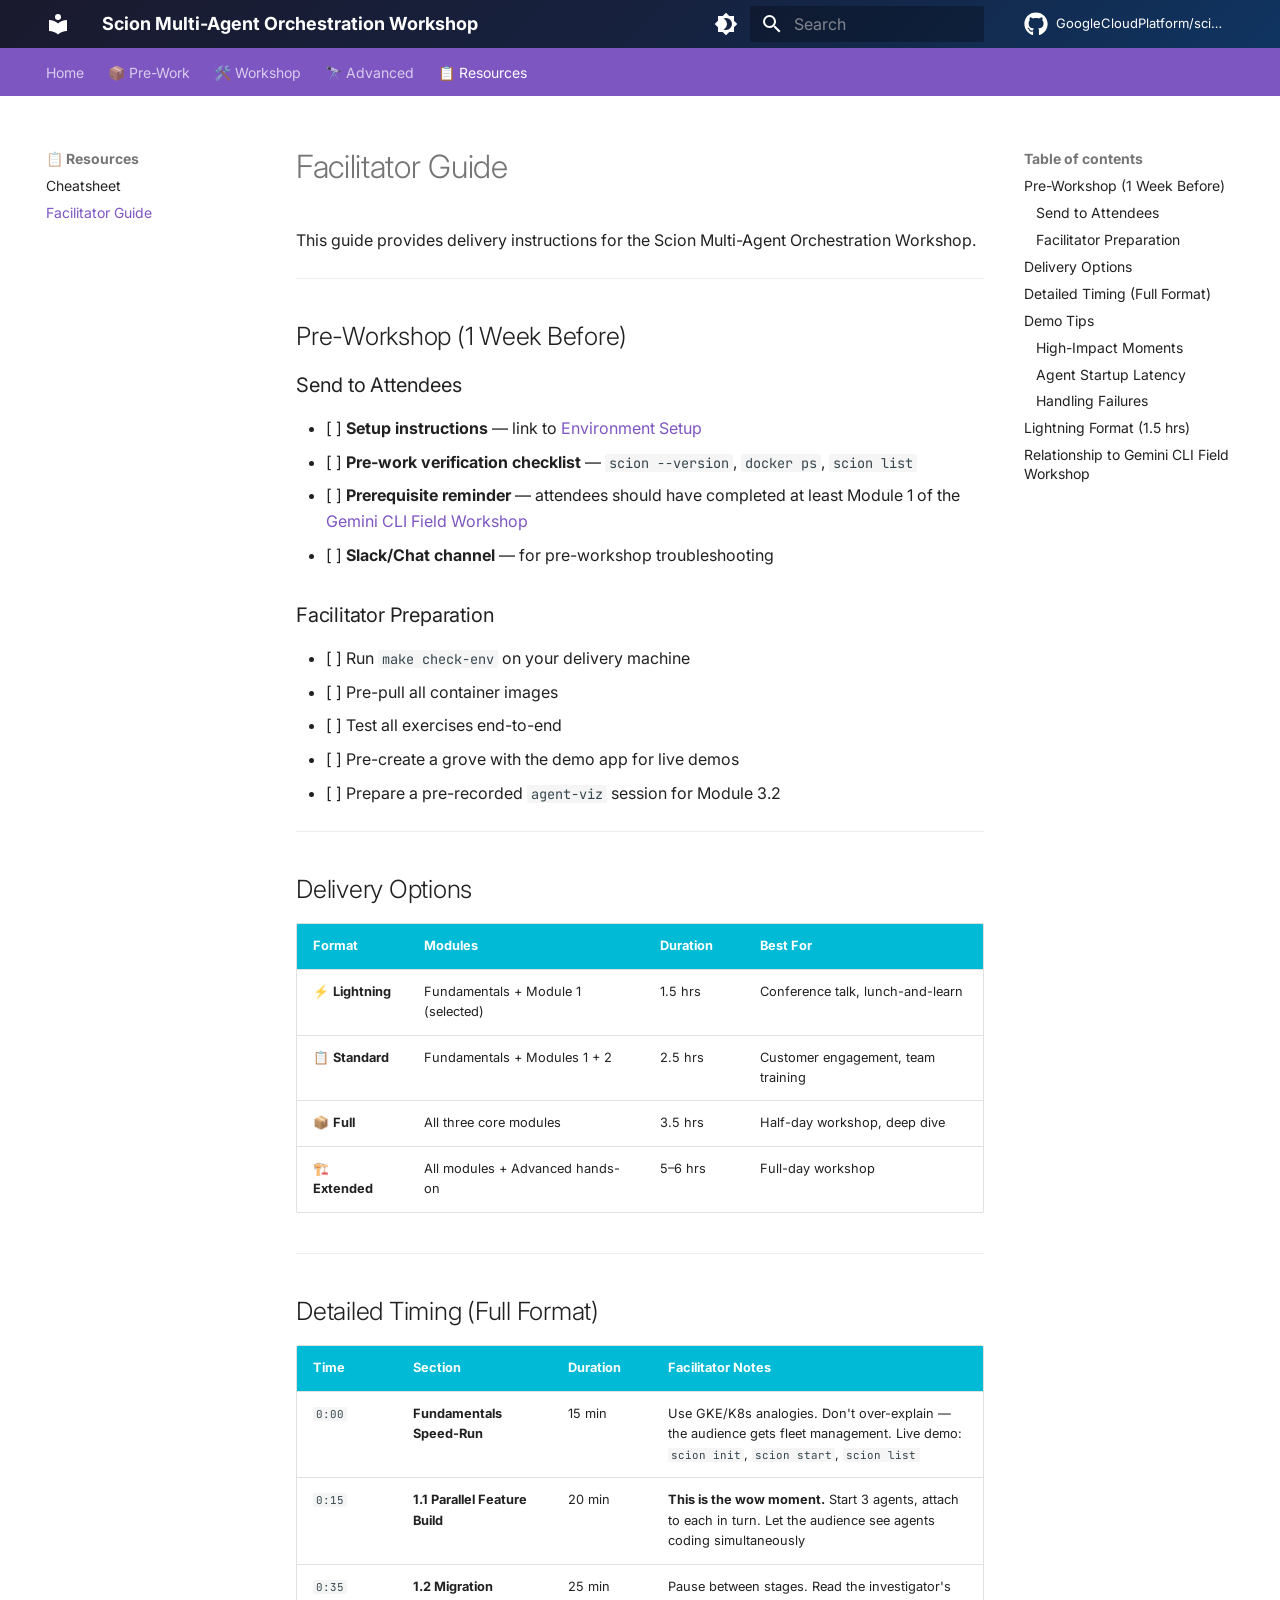
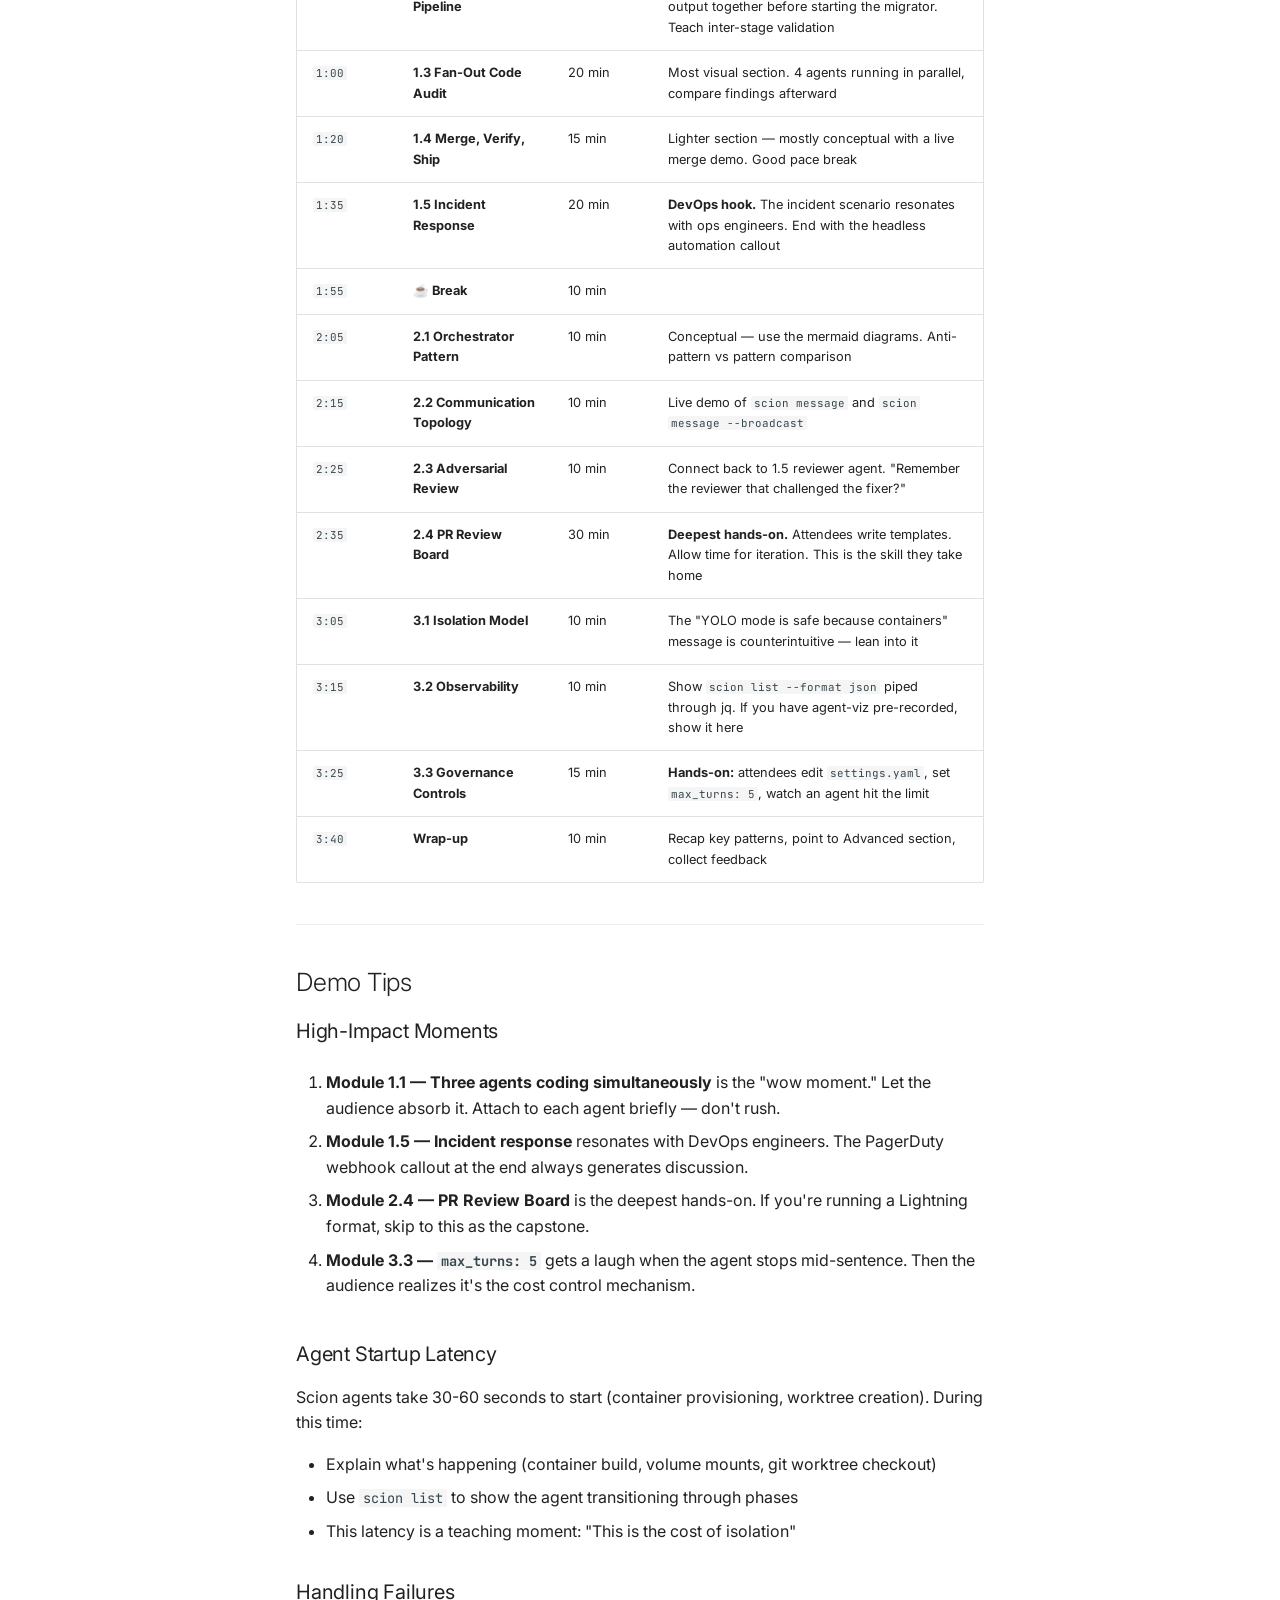
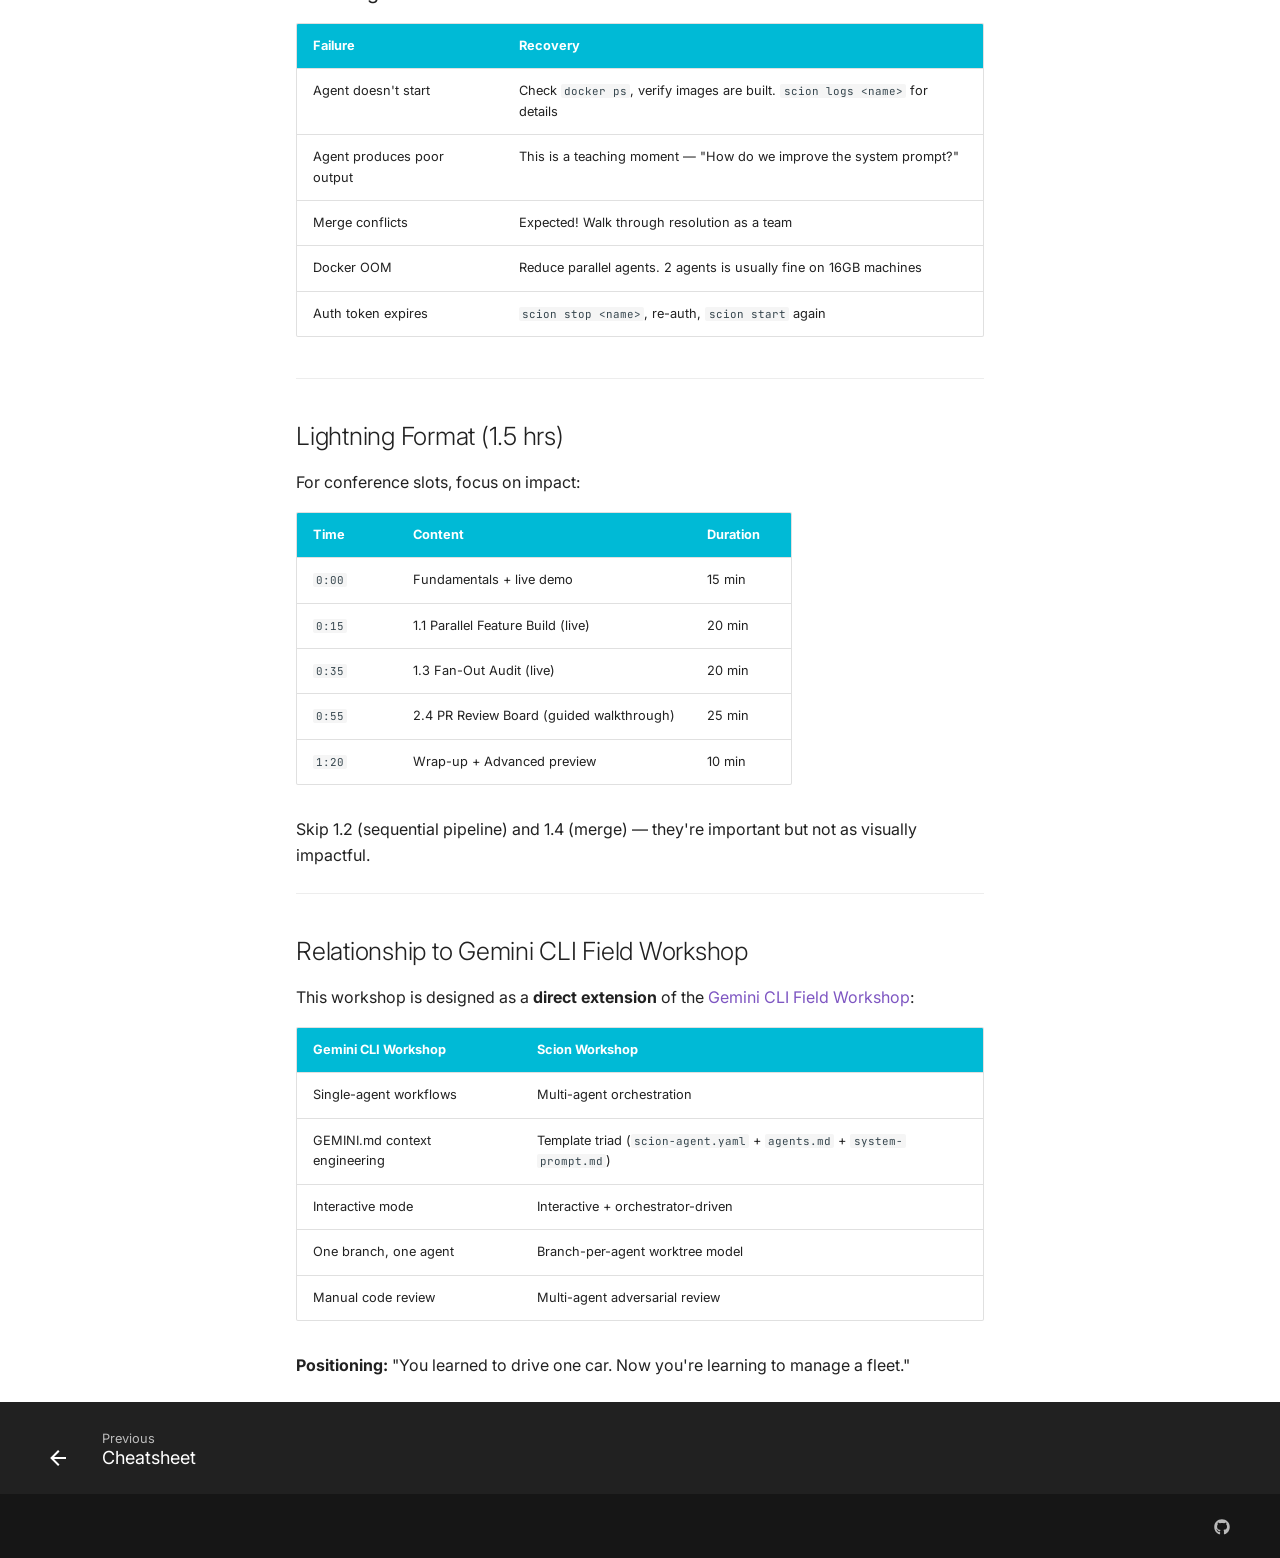
<file: facilitator-guide/index.html>
<!doctype html><html lang=en class=no-js> <head><meta charset=utf-8><meta name=viewport content="width=device-width,initial-scale=1"><meta name=description content="Hands-on workshop for operationalizing multi-agent orchestration with Scion"><link href=../cheatsheet/ rel=prev><link rel=icon href=../assets/images/favicon.png><meta name=generator content="mkdocs-1.6.1, mkdocs-material-9.7.6"><title>Facilitator Guide - Scion Multi-Agent Orchestration Workshop</title><link rel=stylesheet href=../assets/stylesheets/main.484c7ddc.min.css><link rel=stylesheet href=../assets/stylesheets/palette.ab4e12ef.min.css><link rel=preconnect href=https://fonts.gstatic.com crossorigin><link rel=stylesheet href="https://fonts.googleapis.com/css?family=Inter:300,300i,400,400i,700,700i%7CJetBrains+Mono:400,400i,700,700i&display=fallback"><style>:root{--md-text-font:"Inter";--md-code-font:"JetBrains Mono"}</style><link rel=stylesheet href=../assets/custom.css><script>__md_scope=new URL("..",location),__md_hash=e=>[...e].reduce(((e,_)=>(e<<5)-e+_.charCodeAt(0)),0),__md_get=(e,_=localStorage,t=__md_scope)=>JSON.parse(_.getItem(t.pathname+"."+e)),__md_set=(e,_,t=localStorage,a=__md_scope)=>{try{t.setItem(a.pathname+"."+e,JSON.stringify(_))}catch(e){}}</script></head> <body dir=ltr data-md-color-scheme=slate data-md-color-primary=deep-purple data-md-color-accent=cyan> <input class=md-toggle data-md-toggle=drawer type=checkbox id=__drawer autocomplete=off> <input class=md-toggle data-md-toggle=search type=checkbox id=__search autocomplete=off> <label class=md-overlay for=__drawer></label> <div data-md-component=skip> <a href=#facilitator-guide class=md-skip> Skip to content </a> </div> <div data-md-component=announce> </div> <header class=md-header data-md-component=header> <nav class="md-header__inner md-grid" aria-label=Header> <a href=.. title="Scion Multi-Agent Orchestration Workshop" class="md-header__button md-logo" aria-label="Scion Multi-Agent Orchestration Workshop" data-md-component=logo> <svg xmlns=http://www.w3.org/2000/svg viewbox="0 0 24 24"><path d="M12 8a3 3 0 0 0 3-3 3 3 0 0 0-3-3 3 3 0 0 0-3 3 3 3 0 0 0 3 3m0 3.54C9.64 9.35 6.5 8 3 8v11c3.5 0 6.64 1.35 9 3.54 2.36-2.19 5.5-3.54 9-3.54V8c-3.5 0-6.64 1.35-9 3.54"/></svg> </a> <label class="md-header__button md-icon" for=__drawer> <svg xmlns=http://www.w3.org/2000/svg viewbox="0 0 24 24"><path d="M3 6h18v2H3zm0 5h18v2H3zm0 5h18v2H3z"/></svg> </label> <div class=md-header__title data-md-component=header-title> <div class=md-header__ellipsis> <div class=md-header__topic> <span class=md-ellipsis> Scion Multi-Agent Orchestration Workshop </span> </div> <div class=md-header__topic data-md-component=header-topic> <span class=md-ellipsis> Facilitator Guide </span> </div> </div> </div> <form class=md-header__option data-md-component=palette> <input class=md-option data-md-color-media="(prefers-color-scheme: dark)" data-md-color-scheme=slate data-md-color-primary=deep-purple data-md-color-accent=cyan aria-label="Switch to light mode" type=radio name=__palette id=__palette_0> <label class="md-header__button md-icon" title="Switch to light mode" for=__palette_1 hidden> <svg xmlns=http://www.w3.org/2000/svg viewbox="0 0 24 24"><path d="M12 8a4 4 0 0 0-4 4 4 4 0 0 0 4 4 4 4 0 0 0 4-4 4 4 0 0 0-4-4m0 10a6 6 0 0 1-6-6 6 6 0 0 1 6-6 6 6 0 0 1 6 6 6 6 0 0 1-6 6m8-9.31V4h-4.69L12 .69 8.69 4H4v4.69L.69 12 4 15.31V20h4.69L12 23.31 15.31 20H20v-4.69L23.31 12z"/></svg> </label> <input class=md-option data-md-color-media="(prefers-color-scheme: light)" data-md-color-scheme=default data-md-color-primary=deep-purple data-md-color-accent=cyan aria-label="Switch to dark mode" type=radio name=__palette id=__palette_1> <label class="md-header__button md-icon" title="Switch to dark mode" for=__palette_0 hidden> <svg xmlns=http://www.w3.org/2000/svg viewbox="0 0 24 24"><path d="M12 18c-.89 0-1.74-.2-2.5-.55C11.56 16.5 13 14.42 13 12s-1.44-4.5-3.5-5.45C10.26 6.2 11.11 6 12 6a6 6 0 0 1 6 6 6 6 0 0 1-6 6m8-9.31V4h-4.69L12 .69 8.69 4H4v4.69L.69 12 4 15.31V20h4.69L12 23.31 15.31 20H20v-4.69L23.31 12z"/></svg> </label> </form> <script>var palette=__md_get("__palette");if(palette&&palette.color){if("(prefers-color-scheme)"===palette.color.media){var media=matchMedia("(prefers-color-scheme: light)"),input=document.querySelector(media.matches?"[data-md-color-media='(prefers-color-scheme: light)']":"[data-md-color-media='(prefers-color-scheme: dark)']");palette.color.media=input.getAttribute("data-md-color-media"),palette.color.scheme=input.getAttribute("data-md-color-scheme"),palette.color.primary=input.getAttribute("data-md-color-primary"),palette.color.accent=input.getAttribute("data-md-color-accent")}for(var[key,value]of Object.entries(palette.color))document.body.setAttribute("data-md-color-"+key,value)}</script> <label class="md-header__button md-icon" for=__search> <svg xmlns=http://www.w3.org/2000/svg viewbox="0 0 24 24"><path d="M9.5 3A6.5 6.5 0 0 1 16 9.5c0 1.61-.59 3.09-1.56 4.23l.27.27h.79l5 5-1.5 1.5-5-5v-.79l-.27-.27A6.52 6.52 0 0 1 9.5 16 6.5 6.5 0 0 1 3 9.5 6.5 6.5 0 0 1 9.5 3m0 2C7 5 5 7 5 9.5S7 14 9.5 14 14 12 14 9.5 12 5 9.5 5"/></svg> </label> <div class=md-search data-md-component=search role=dialog> <label class=md-search__overlay for=__search></label> <div class=md-search__inner role=search> <form class=md-search__form name=search> <input type=text class=md-search__input name=query aria-label=Search placeholder=Search autocapitalize=off autocorrect=off autocomplete=off spellcheck=false data-md-component=search-query required> <label class="md-search__icon md-icon" for=__search> <svg xmlns=http://www.w3.org/2000/svg viewbox="0 0 24 24"><path d="M9.5 3A6.5 6.5 0 0 1 16 9.5c0 1.61-.59 3.09-1.56 4.23l.27.27h.79l5 5-1.5 1.5-5-5v-.79l-.27-.27A6.52 6.52 0 0 1 9.5 16 6.5 6.5 0 0 1 3 9.5 6.5 6.5 0 0 1 9.5 3m0 2C7 5 5 7 5 9.5S7 14 9.5 14 14 12 14 9.5 12 5 9.5 5"/></svg> <svg xmlns=http://www.w3.org/2000/svg viewbox="0 0 24 24"><path d="M20 11v2H8l5.5 5.5-1.42 1.42L4.16 12l7.92-7.92L13.5 5.5 8 11z"/></svg> </label> <nav class=md-search__options aria-label=Search> <button type=reset class="md-search__icon md-icon" title=Clear aria-label=Clear tabindex=-1> <svg xmlns=http://www.w3.org/2000/svg viewbox="0 0 24 24"><path d="M19 6.41 17.59 5 12 10.59 6.41 5 5 6.41 10.59 12 5 17.59 6.41 19 12 13.41 17.59 19 19 17.59 13.41 12z"/></svg> </button> </nav> <div class=md-search__suggest data-md-component=search-suggest></div> </form> <div class=md-search__output> <div class=md-search__scrollwrap tabindex=0 data-md-scrollfix> <div class=md-search-result data-md-component=search-result> <div class=md-search-result__meta> Initializing search </div> <ol class=md-search-result__list role=presentation></ol> </div> </div> </div> </div> </div> <div class=md-header__source> <a href=https://github.com/GoogleCloudPlatform/scion title="Go to repository" class=md-source data-md-component=source> <div class="md-source__icon md-icon"> <svg xmlns=http://www.w3.org/2000/svg viewbox="0 0 512 512"><!-- Font Awesome Free 7.1.0 by @fontawesome - https://fontawesome.com License - https://fontawesome.com/license/free (Icons: CC BY 4.0, Fonts: SIL OFL 1.1, Code: MIT License) Copyright 2025 Fonticons, Inc.--><path d="M173.9 397.4c0 2-2.3 3.6-5.2 3.6-3.3.3-5.6-1.3-5.6-3.6 0-2 2.3-3.6 5.2-3.6 3-.3 5.6 1.3 5.6 3.6m-31.1-4.5c-.7 2 1.3 4.3 4.3 4.9 2.6 1 5.6 0 6.2-2s-1.3-4.3-4.3-5.2c-2.6-.7-5.5.3-6.2 2.3m44.2-1.7c-2.9.7-4.9 2.6-4.6 4.9.3 2 2.9 3.3 5.9 2.6 2.9-.7 4.9-2.6 4.6-4.6-.3-1.9-3-3.2-5.9-2.9M252.8 8C114.1 8 8 113.3 8 252c0 110.9 69.8 205.8 169.5 239.2 12.8 2.3 17.3-5.6 17.3-12.1 0-6.2-.3-40.4-.3-61.4 0 0-70 15-84.7-29.8 0 0-11.4-29.1-27.8-36.6 0 0-22.9-15.7 1.6-15.4 0 0 24.9 2 38.6 25.8 21.9 38.6 58.6 27.5 72.9 20.9 2.3-16 8.8-27.1 16-33.7-55.9-6.2-112.3-14.3-112.3-110.5 0-27.5 7.6-41.3 23.6-58.9-2.6-6.5-11.1-33.3 2.6-67.9 20.9-6.5 69 27 69 27 20-5.6 41.5-8.5 62.8-8.5s42.8 2.9 62.8 8.5c0 0 48.1-33.6 69-27 13.7 34.7 5.2 61.4 2.6 67.9 16 17.7 25.8 31.5 25.8 58.9 0 96.5-58.9 104.2-114.8 110.5 9.2 7.9 17 22.9 17 46.4 0 33.7-.3 75.4-.3 83.6 0 6.5 4.6 14.4 17.3 12.1C436.2 457.8 504 362.9 504 252 504 113.3 391.5 8 252.8 8M105.2 352.9c-1.3 1-1 3.3.7 5.2 1.6 1.6 3.9 2.3 5.2 1 1.3-1 1-3.3-.7-5.2-1.6-1.6-3.9-2.3-5.2-1m-10.8-8.1c-.7 1.3.3 2.9 2.3 3.9 1.6 1 3.6.7 4.3-.7.7-1.3-.3-2.9-2.3-3.9-2-.6-3.6-.3-4.3.7m32.4 35.6c-1.6 1.3-1 4.3 1.3 6.2 2.3 2.3 5.2 2.6 6.5 1 1.3-1.3.7-4.3-1.3-6.2-2.2-2.3-5.2-2.6-6.5-1m-11.4-14.7c-1.6 1-1.6 3.6 0 5.9s4.3 3.3 5.6 2.3c1.6-1.3 1.6-3.9 0-6.2-1.4-2.3-4-3.3-5.6-2"/></svg> </div> <div class=md-source__repository> GoogleCloudPlatform/scion </div> </a> </div> </nav> </header> <div class=md-container data-md-component=container> <nav class=md-tabs aria-label=Tabs data-md-component=tabs> <div class=md-grid> <ul class=md-tabs__list> <li class=md-tabs__item> <a href=.. class=md-tabs__link> Home </a> </li> <li class=md-tabs__item> <a href=../setup/ class=md-tabs__link> 📦 Pre-Work </a> </li> <li class=md-tabs__item> <a href=../multi-agent-sdlc/ class=md-tabs__link> 🛠️ Workshop </a> </li> <li class=md-tabs__item> <a href=../advanced-patterns/ class=md-tabs__link> 🔭 Advanced </a> </li> <li class="md-tabs__item md-tabs__item--active"> <a href=../cheatsheet/ class=md-tabs__link> 📋 Resources </a> </li> </ul> </div> </nav> <main class=md-main data-md-component=main> <div class="md-main__inner md-grid"> <div class="md-sidebar md-sidebar--primary" data-md-component=sidebar data-md-type=navigation> <div class=md-sidebar__scrollwrap> <div class=md-sidebar__inner> <nav class="md-nav md-nav--primary md-nav--lifted" aria-label=Navigation data-md-level=0> <label class=md-nav__title for=__drawer> <a href=.. title="Scion Multi-Agent Orchestration Workshop" class="md-nav__button md-logo" aria-label="Scion Multi-Agent Orchestration Workshop" data-md-component=logo> <svg xmlns=http://www.w3.org/2000/svg viewbox="0 0 24 24"><path d="M12 8a3 3 0 0 0 3-3 3 3 0 0 0-3-3 3 3 0 0 0-3 3 3 3 0 0 0 3 3m0 3.54C9.64 9.35 6.5 8 3 8v11c3.5 0 6.64 1.35 9 3.54 2.36-2.19 5.5-3.54 9-3.54V8c-3.5 0-6.64 1.35-9 3.54"/></svg> </a> Scion Multi-Agent Orchestration Workshop </label> <div class=md-nav__source> <a href=https://github.com/GoogleCloudPlatform/scion title="Go to repository" class=md-source data-md-component=source> <div class="md-source__icon md-icon"> <svg xmlns=http://www.w3.org/2000/svg viewbox="0 0 512 512"><!-- Font Awesome Free 7.1.0 by @fontawesome - https://fontawesome.com License - https://fontawesome.com/license/free (Icons: CC BY 4.0, Fonts: SIL OFL 1.1, Code: MIT License) Copyright 2025 Fonticons, Inc.--><path d="M173.9 397.4c0 2-2.3 3.6-5.2 3.6-3.3.3-5.6-1.3-5.6-3.6 0-2 2.3-3.6 5.2-3.6 3-.3 5.6 1.3 5.6 3.6m-31.1-4.5c-.7 2 1.3 4.3 4.3 4.9 2.6 1 5.6 0 6.2-2s-1.3-4.3-4.3-5.2c-2.6-.7-5.5.3-6.2 2.3m44.2-1.7c-2.9.7-4.9 2.6-4.6 4.9.3 2 2.9 3.3 5.9 2.6 2.9-.7 4.9-2.6 4.6-4.6-.3-1.9-3-3.2-5.9-2.9M252.8 8C114.1 8 8 113.3 8 252c0 110.9 69.8 205.8 169.5 239.2 12.8 2.3 17.3-5.6 17.3-12.1 0-6.2-.3-40.4-.3-61.4 0 0-70 15-84.7-29.8 0 0-11.4-29.1-27.8-36.6 0 0-22.9-15.7 1.6-15.4 0 0 24.9 2 38.6 25.8 21.9 38.6 58.6 27.5 72.9 20.9 2.3-16 8.8-27.1 16-33.7-55.9-6.2-112.3-14.3-112.3-110.5 0-27.5 7.6-41.3 23.6-58.9-2.6-6.5-11.1-33.3 2.6-67.9 20.9-6.5 69 27 69 27 20-5.6 41.5-8.5 62.8-8.5s42.8 2.9 62.8 8.5c0 0 48.1-33.6 69-27 13.7 34.7 5.2 61.4 2.6 67.9 16 17.7 25.8 31.5 25.8 58.9 0 96.5-58.9 104.2-114.8 110.5 9.2 7.9 17 22.9 17 46.4 0 33.7-.3 75.4-.3 83.6 0 6.5 4.6 14.4 17.3 12.1C436.2 457.8 504 362.9 504 252 504 113.3 391.5 8 252.8 8M105.2 352.9c-1.3 1-1 3.3.7 5.2 1.6 1.6 3.9 2.3 5.2 1 1.3-1 1-3.3-.7-5.2-1.6-1.6-3.9-2.3-5.2-1m-10.8-8.1c-.7 1.3.3 2.9 2.3 3.9 1.6 1 3.6.7 4.3-.7.7-1.3-.3-2.9-2.3-3.9-2-.6-3.6-.3-4.3.7m32.4 35.6c-1.6 1.3-1 4.3 1.3 6.2 2.3 2.3 5.2 2.6 6.5 1 1.3-1.3.7-4.3-1.3-6.2-2.2-2.3-5.2-2.6-6.5-1m-11.4-14.7c-1.6 1-1.6 3.6 0 5.9s4.3 3.3 5.6 2.3c1.6-1.3 1.6-3.9 0-6.2-1.4-2.3-4-3.3-5.6-2"/></svg> </div> <div class=md-source__repository> GoogleCloudPlatform/scion </div> </a> </div> <ul class=md-nav__list data-md-scrollfix> <li class=md-nav__item> <a href=.. class=md-nav__link> <span class=md-ellipsis> Home </span> </a> </li> <li class="md-nav__item md-nav__item--nested"> <input class="md-nav__toggle md-toggle md-toggle--indeterminate" type=checkbox id=__nav_2> <label class=md-nav__link for=__nav_2 id=__nav_2_label tabindex=0> <span class=md-ellipsis> 📦 Pre-Work </span> <span class="md-nav__icon md-icon"></span> </label> <nav class=md-nav data-md-level=1 aria-labelledby=__nav_2_label aria-expanded=false> <label class=md-nav__title for=__nav_2> <span class="md-nav__icon md-icon"></span> 📦 Pre-Work </label> <ul class=md-nav__list data-md-scrollfix> <li class=md-nav__item> <a href=../setup/ class=md-nav__link> <span class=md-ellipsis> Environment Setup </span> </a> </li> </ul> </nav> </li> <li class="md-nav__item md-nav__item--nested"> <input class="md-nav__toggle md-toggle md-toggle--indeterminate" type=checkbox id=__nav_3> <label class=md-nav__link for=__nav_3 id=__nav_3_label tabindex=0> <span class=md-ellipsis> 🛠️ Workshop </span> <span class="md-nav__icon md-icon"></span> </label> <nav class=md-nav data-md-level=1 aria-labelledby=__nav_3_label aria-expanded=false> <label class=md-nav__title for=__nav_3> <span class="md-nav__icon md-icon"></span> 🛠️ Workshop </label> <ul class=md-nav__list data-md-scrollfix> <li class=md-nav__item> <a href=../multi-agent-sdlc/ class=md-nav__link> <span class=md-ellipsis> 1. Multi-Agent SDLC </span> </a> </li> <li class=md-nav__item> <a href=../team-architecture/ class=md-nav__link> <span class=md-ellipsis> 2. Team Architecture </span> </a> </li> <li class=md-nav__item> <a href=../governance/ class=md-nav__link> <span class=md-ellipsis> 3. Enterprise Governance </span> </a> </li> </ul> </nav> </li> <li class="md-nav__item md-nav__item--nested"> <input class="md-nav__toggle md-toggle md-toggle--indeterminate" type=checkbox id=__nav_4> <label class=md-nav__link for=__nav_4 id=__nav_4_label tabindex=0> <span class=md-ellipsis> 🔭 Advanced </span> <span class="md-nav__icon md-icon"></span> </label> <nav class=md-nav data-md-level=1 aria-labelledby=__nav_4_label aria-expanded=false> <label class=md-nav__title for=__nav_4> <span class="md-nav__icon md-icon"></span> 🔭 Advanced </label> <ul class=md-nav__list data-md-scrollfix> <li class=md-nav__item> <a href=../advanced-patterns/ class=md-nav__link> <span class=md-ellipsis> Hub & Ecosystem </span> </a> </li> </ul> </nav> </li> <li class="md-nav__item md-nav__item--active md-nav__item--section md-nav__item--nested"> <input class="md-nav__toggle md-toggle " type=checkbox id=__nav_5 checked> <label class=md-nav__link for=__nav_5 id=__nav_5_label tabindex> <span class=md-ellipsis> 📋 Resources </span> <span class="md-nav__icon md-icon"></span> </label> <nav class=md-nav data-md-level=1 aria-labelledby=__nav_5_label aria-expanded=true> <label class=md-nav__title for=__nav_5> <span class="md-nav__icon md-icon"></span> 📋 Resources </label> <ul class=md-nav__list data-md-scrollfix> <li class=md-nav__item> <a href=../cheatsheet/ class=md-nav__link> <span class=md-ellipsis> Cheatsheet </span> </a> </li> <li class="md-nav__item md-nav__item--active"> <input class="md-nav__toggle md-toggle" type=checkbox id=__toc> <label class="md-nav__link md-nav__link--active" for=__toc> <span class=md-ellipsis> Facilitator Guide </span> <span class="md-nav__icon md-icon"></span> </label> <a href=./ class="md-nav__link md-nav__link--active"> <span class=md-ellipsis> Facilitator Guide </span> </a> <nav class="md-nav md-nav--secondary" aria-label="Table of contents"> <label class=md-nav__title for=__toc> <span class="md-nav__icon md-icon"></span> Table of contents </label> <ul class=md-nav__list data-md-component=toc data-md-scrollfix> <li class=md-nav__item> <a href=#pre-workshop-1-week-before class=md-nav__link> <span class=md-ellipsis> Pre-Workshop (1 Week Before) </span> </a> <nav class=md-nav aria-label="Pre-Workshop (1 Week Before)"> <ul class=md-nav__list> <li class=md-nav__item> <a href=#send-to-attendees class=md-nav__link> <span class=md-ellipsis> Send to Attendees </span> </a> </li> <li class=md-nav__item> <a href=#facilitator-preparation class=md-nav__link> <span class=md-ellipsis> Facilitator Preparation </span> </a> </li> </ul> </nav> </li> <li class=md-nav__item> <a href=#delivery-options class=md-nav__link> <span class=md-ellipsis> Delivery Options </span> </a> </li> <li class=md-nav__item> <a href=#detailed-timing-full-format class=md-nav__link> <span class=md-ellipsis> Detailed Timing (Full Format) </span> </a> </li> <li class=md-nav__item> <a href=#demo-tips class=md-nav__link> <span class=md-ellipsis> Demo Tips </span> </a> <nav class=md-nav aria-label="Demo Tips"> <ul class=md-nav__list> <li class=md-nav__item> <a href=#high-impact-moments class=md-nav__link> <span class=md-ellipsis> High-Impact Moments </span> </a> </li> <li class=md-nav__item> <a href=#agent-startup-latency class=md-nav__link> <span class=md-ellipsis> Agent Startup Latency </span> </a> </li> <li class=md-nav__item> <a href=#handling-failures class=md-nav__link> <span class=md-ellipsis> Handling Failures </span> </a> </li> </ul> </nav> </li> <li class=md-nav__item> <a href=#lightning-format-15-hrs class=md-nav__link> <span class=md-ellipsis> Lightning Format (1.5 hrs) </span> </a> </li> <li class=md-nav__item> <a href=#relationship-to-gemini-cli-field-workshop class=md-nav__link> <span class=md-ellipsis> Relationship to Gemini CLI Field Workshop </span> </a> </li> </ul> </nav> </li> </ul> </nav> </li> </ul> </nav> </div> </div> </div> <div class="md-sidebar md-sidebar--secondary" data-md-component=sidebar data-md-type=toc> <div class=md-sidebar__scrollwrap> <div class=md-sidebar__inner> <nav class="md-nav md-nav--secondary" aria-label="Table of contents"> <label class=md-nav__title for=__toc> <span class="md-nav__icon md-icon"></span> Table of contents </label> <ul class=md-nav__list data-md-component=toc data-md-scrollfix> <li class=md-nav__item> <a href=#pre-workshop-1-week-before class=md-nav__link> <span class=md-ellipsis> Pre-Workshop (1 Week Before) </span> </a> <nav class=md-nav aria-label="Pre-Workshop (1 Week Before)"> <ul class=md-nav__list> <li class=md-nav__item> <a href=#send-to-attendees class=md-nav__link> <span class=md-ellipsis> Send to Attendees </span> </a> </li> <li class=md-nav__item> <a href=#facilitator-preparation class=md-nav__link> <span class=md-ellipsis> Facilitator Preparation </span> </a> </li> </ul> </nav> </li> <li class=md-nav__item> <a href=#delivery-options class=md-nav__link> <span class=md-ellipsis> Delivery Options </span> </a> </li> <li class=md-nav__item> <a href=#detailed-timing-full-format class=md-nav__link> <span class=md-ellipsis> Detailed Timing (Full Format) </span> </a> </li> <li class=md-nav__item> <a href=#demo-tips class=md-nav__link> <span class=md-ellipsis> Demo Tips </span> </a> <nav class=md-nav aria-label="Demo Tips"> <ul class=md-nav__list> <li class=md-nav__item> <a href=#high-impact-moments class=md-nav__link> <span class=md-ellipsis> High-Impact Moments </span> </a> </li> <li class=md-nav__item> <a href=#agent-startup-latency class=md-nav__link> <span class=md-ellipsis> Agent Startup Latency </span> </a> </li> <li class=md-nav__item> <a href=#handling-failures class=md-nav__link> <span class=md-ellipsis> Handling Failures </span> </a> </li> </ul> </nav> </li> <li class=md-nav__item> <a href=#lightning-format-15-hrs class=md-nav__link> <span class=md-ellipsis> Lightning Format (1.5 hrs) </span> </a> </li> <li class=md-nav__item> <a href=#relationship-to-gemini-cli-field-workshop class=md-nav__link> <span class=md-ellipsis> Relationship to Gemini CLI Field Workshop </span> </a> </li> </ul> </nav> </div> </div> </div> <div class=md-content data-md-component=content> <article class="md-content__inner md-typeset"> <h1 id=facilitator-guide>Facilitator Guide<a class=headerlink href=#facilitator-guide title="Permanent link">&para;</a></h1> <p>This guide provides delivery instructions for the Scion Multi-Agent Orchestration Workshop.</p> <hr> <h2 id=pre-workshop-1-week-before>Pre-Workshop (1 Week Before)<a class=headerlink href=#pre-workshop-1-week-before title="Permanent link">&para;</a></h2> <h3 id=send-to-attendees>Send to Attendees<a class=headerlink href=#send-to-attendees title="Permanent link">&para;</a></h3> <ul> <li>[ ] <strong>Setup instructions</strong> — link to <a href=../setup/ >Environment Setup</a></li> <li>[ ] <strong>Pre-work verification checklist</strong> — <code>scion --version</code>, <code>docker ps</code>, <code>scion list</code></li> <li>[ ] <strong>Prerequisite reminder</strong> — attendees should have completed at least Module 1 of the <a href=https://github.com/pauldatta/gemini-cli-field-workshop>Gemini CLI Field Workshop</a></li> <li>[ ] <strong>Slack/Chat channel</strong> — for pre-workshop troubleshooting</li> </ul> <h3 id=facilitator-preparation>Facilitator Preparation<a class=headerlink href=#facilitator-preparation title="Permanent link">&para;</a></h3> <ul> <li>[ ] Run <code>make check-env</code> on your delivery machine</li> <li>[ ] Pre-pull all container images</li> <li>[ ] Test all exercises end-to-end</li> <li>[ ] Pre-create a grove with the demo app for live demos</li> <li>[ ] Prepare a pre-recorded <code>agent-viz</code> session for Module 3.2</li> </ul> <hr> <h2 id=delivery-options>Delivery Options<a class=headerlink href=#delivery-options title="Permanent link">&para;</a></h2> <table> <thead> <tr> <th>Format</th> <th>Modules</th> <th>Duration</th> <th>Best For</th> </tr> </thead> <tbody> <tr> <td>⚡ <strong>Lightning</strong></td> <td>Fundamentals + Module 1 (selected)</td> <td>1.5 hrs</td> <td>Conference talk, lunch-and-learn</td> </tr> <tr> <td>📋 <strong>Standard</strong></td> <td>Fundamentals + Modules 1 + 2</td> <td>2.5 hrs</td> <td>Customer engagement, team training</td> </tr> <tr> <td>📦 <strong>Full</strong></td> <td>All three core modules</td> <td>3.5 hrs</td> <td>Half-day workshop, deep dive</td> </tr> <tr> <td>🏗️ <strong>Extended</strong></td> <td>All modules + Advanced hands-on</td> <td>5–6 hrs</td> <td>Full-day workshop</td> </tr> </tbody> </table> <hr> <h2 id=detailed-timing-full-format>Detailed Timing (Full Format)<a class=headerlink href=#detailed-timing-full-format title="Permanent link">&para;</a></h2> <table> <thead> <tr> <th>Time</th> <th>Section</th> <th>Duration</th> <th>Facilitator Notes</th> </tr> </thead> <tbody> <tr> <td><code>0:00</code></td> <td><strong>Fundamentals Speed-Run</strong></td> <td>15 min</td> <td>Use GKE/K8s analogies. Don't over-explain — the audience gets fleet management. Live demo: <code>scion init</code>, <code>scion start</code>, <code>scion list</code></td> </tr> <tr> <td><code>0:15</code></td> <td><strong>1.1 Parallel Feature Build</strong></td> <td>20 min</td> <td><strong>This is the wow moment.</strong> Start 3 agents, attach to each in turn. Let the audience see agents coding simultaneously</td> </tr> <tr> <td><code>0:35</code></td> <td><strong>1.2 Migration Pipeline</strong></td> <td>25 min</td> <td>Pause between stages. Read the investigator's output together before starting the migrator. Teach inter-stage validation</td> </tr> <tr> <td><code>1:00</code></td> <td><strong>1.3 Fan-Out Code Audit</strong></td> <td>20 min</td> <td>Most visual section. 4 agents running in parallel, compare findings afterward</td> </tr> <tr> <td><code>1:20</code></td> <td><strong>1.4 Merge, Verify, Ship</strong></td> <td>15 min</td> <td>Lighter section — mostly conceptual with a live merge demo. Good pace break</td> </tr> <tr> <td><code>1:35</code></td> <td><strong>1.5 Incident Response</strong></td> <td>20 min</td> <td><strong>DevOps hook.</strong> The incident scenario resonates with ops engineers. End with the headless automation callout</td> </tr> <tr> <td><code>1:55</code></td> <td><strong>☕ Break</strong></td> <td>10 min</td> <td></td> </tr> <tr> <td><code>2:05</code></td> <td><strong>2.1 Orchestrator Pattern</strong></td> <td>10 min</td> <td>Conceptual — use the mermaid diagrams. Anti-pattern vs pattern comparison</td> </tr> <tr> <td><code>2:15</code></td> <td><strong>2.2 Communication Topology</strong></td> <td>10 min</td> <td>Live demo of <code>scion message</code> and <code>scion message --broadcast</code></td> </tr> <tr> <td><code>2:25</code></td> <td><strong>2.3 Adversarial Review</strong></td> <td>10 min</td> <td>Connect back to 1.5 reviewer agent. "Remember the reviewer that challenged the fixer?"</td> </tr> <tr> <td><code>2:35</code></td> <td><strong>2.4 PR Review Board</strong></td> <td>30 min</td> <td><strong>Deepest hands-on.</strong> Attendees write templates. Allow time for iteration. This is the skill they take home</td> </tr> <tr> <td><code>3:05</code></td> <td><strong>3.1 Isolation Model</strong></td> <td>10 min</td> <td>The "YOLO mode is safe because containers" message is counterintuitive — lean into it</td> </tr> <tr> <td><code>3:15</code></td> <td><strong>3.2 Observability</strong></td> <td>10 min</td> <td>Show <code>scion list --format json</code> piped through jq. If you have agent-viz pre-recorded, show it here</td> </tr> <tr> <td><code>3:25</code></td> <td><strong>3.3 Governance Controls</strong></td> <td>15 min</td> <td><strong>Hands-on:</strong> attendees edit <code>settings.yaml</code>, set <code>max_turns: 5</code>, watch an agent hit the limit</td> </tr> <tr> <td><code>3:40</code></td> <td><strong>Wrap-up</strong></td> <td>10 min</td> <td>Recap key patterns, point to Advanced section, collect feedback</td> </tr> </tbody> </table> <hr> <h2 id=demo-tips>Demo Tips<a class=headerlink href=#demo-tips title="Permanent link">&para;</a></h2> <h3 id=high-impact-moments>High-Impact Moments<a class=headerlink href=#high-impact-moments title="Permanent link">&para;</a></h3> <ol> <li> <p><strong>Module 1.1 — Three agents coding simultaneously</strong> is the "wow moment." Let the audience absorb it. Attach to each agent briefly — don't rush.</p> </li> <li> <p><strong>Module 1.5 — Incident response</strong> resonates with DevOps engineers. The PagerDuty webhook callout at the end always generates discussion.</p> </li> <li> <p><strong>Module 2.4 — PR Review Board</strong> is the deepest hands-on. If you're running a Lightning format, skip to this as the capstone.</p> </li> <li> <p><strong>Module 3.3 — <code>max_turns: 5</code></strong> gets a laugh when the agent stops mid-sentence. Then the audience realizes it's the cost control mechanism.</p> </li> </ol> <h3 id=agent-startup-latency>Agent Startup Latency<a class=headerlink href=#agent-startup-latency title="Permanent link">&para;</a></h3> <p>Scion agents take 30-60 seconds to start (container provisioning, worktree creation). During this time:</p> <ul> <li>Explain what's happening (container build, volume mounts, git worktree checkout)</li> <li>Use <code>scion list</code> to show the agent transitioning through phases</li> <li>This latency is a teaching moment: "This is the cost of isolation"</li> </ul> <h3 id=handling-failures>Handling Failures<a class=headerlink href=#handling-failures title="Permanent link">&para;</a></h3> <table> <thead> <tr> <th>Failure</th> <th>Recovery</th> </tr> </thead> <tbody> <tr> <td>Agent doesn't start</td> <td>Check <code>docker ps</code>, verify images are built. <code>scion logs &lt;name&gt;</code> for details</td> </tr> <tr> <td>Agent produces poor output</td> <td>This is a teaching moment — "How do we improve the system prompt?"</td> </tr> <tr> <td>Merge conflicts</td> <td>Expected! Walk through resolution as a team</td> </tr> <tr> <td>Docker OOM</td> <td>Reduce parallel agents. 2 agents is usually fine on 16GB machines</td> </tr> <tr> <td>Auth token expires</td> <td><code>scion stop &lt;name&gt;</code>, re-auth, <code>scion start</code> again</td> </tr> </tbody> </table> <hr> <h2 id=lightning-format-15-hrs>Lightning Format (1.5 hrs)<a class=headerlink href=#lightning-format-15-hrs title="Permanent link">&para;</a></h2> <p>For conference slots, focus on impact:</p> <table> <thead> <tr> <th>Time</th> <th>Content</th> <th>Duration</th> </tr> </thead> <tbody> <tr> <td><code>0:00</code></td> <td>Fundamentals + live demo</td> <td>15 min</td> </tr> <tr> <td><code>0:15</code></td> <td>1.1 Parallel Feature Build (live)</td> <td>20 min</td> </tr> <tr> <td><code>0:35</code></td> <td>1.3 Fan-Out Audit (live)</td> <td>20 min</td> </tr> <tr> <td><code>0:55</code></td> <td>2.4 PR Review Board (guided walkthrough)</td> <td>25 min</td> </tr> <tr> <td><code>1:20</code></td> <td>Wrap-up + Advanced preview</td> <td>10 min</td> </tr> </tbody> </table> <p>Skip 1.2 (sequential pipeline) and 1.4 (merge) — they're important but not as visually impactful.</p> <hr> <h2 id=relationship-to-gemini-cli-field-workshop>Relationship to Gemini CLI Field Workshop<a class=headerlink href=#relationship-to-gemini-cli-field-workshop title="Permanent link">&para;</a></h2> <p>This workshop is designed as a <strong>direct extension</strong> of the <a href=https://github.com/pauldatta/gemini-cli-field-workshop>Gemini CLI Field Workshop</a>:</p> <table> <thead> <tr> <th>Gemini CLI Workshop</th> <th>Scion Workshop</th> </tr> </thead> <tbody> <tr> <td>Single-agent workflows</td> <td>Multi-agent orchestration</td> </tr> <tr> <td>GEMINI.md context engineering</td> <td>Template triad (<code>scion-agent.yaml</code> + <code>agents.md</code> + <code>system-prompt.md</code>)</td> </tr> <tr> <td>Interactive mode</td> <td>Interactive + orchestrator-driven</td> </tr> <tr> <td>One branch, one agent</td> <td>Branch-per-agent worktree model</td> </tr> <tr> <td>Manual code review</td> <td>Multi-agent adversarial review</td> </tr> </tbody> </table> <p><strong>Positioning:</strong> "You learned to drive one car. Now you're learning to manage a fleet."</p> </article> </div> <script>var tabs=__md_get("__tabs");if(Array.isArray(tabs))e:for(var set of document.querySelectorAll(".tabbed-set")){var labels=set.querySelector(".tabbed-labels");for(var tab of tabs)for(var label of labels.getElementsByTagName("label"))if(label.innerText.trim()===tab){var input=document.getElementById(label.htmlFor);input.checked=!0;continue e}}</script> <script>var target=document.getElementById(location.hash.slice(1));target&&target.name&&(target.checked=target.name.startsWith("__tabbed_"))</script> </div> <button type=button class="md-top md-icon" data-md-component=top hidden> <svg xmlns=http://www.w3.org/2000/svg viewbox="0 0 24 24"><path d="M13 20h-2V8l-5.5 5.5-1.42-1.42L12 4.16l7.92 7.92-1.42 1.42L13 8z"/></svg> Back to top </button> </main> <footer class=md-footer> <nav class="md-footer__inner md-grid" aria-label=Footer> <a href=../cheatsheet/ class="md-footer__link md-footer__link--prev" aria-label="Previous: Cheatsheet"> <div class="md-footer__button md-icon"> <svg xmlns=http://www.w3.org/2000/svg viewbox="0 0 24 24"><path d="M20 11v2H8l5.5 5.5-1.42 1.42L4.16 12l7.92-7.92L13.5 5.5 8 11z"/></svg> </div> <div class=md-footer__title> <span class=md-footer__direction> Previous </span> <div class=md-ellipsis> Cheatsheet </div> </div> </a> </nav> <div class="md-footer-meta md-typeset"> <div class="md-footer-meta__inner md-grid"> <div class=md-copyright> </div> <div class=md-social> <a href=https://github.com/GoogleCloudPlatform/scion target=_blank rel=noopener title=github.com class=md-social__link> <svg xmlns=http://www.w3.org/2000/svg viewbox="0 0 512 512"><!-- Font Awesome Free 7.1.0 by @fontawesome - https://fontawesome.com License - https://fontawesome.com/license/free (Icons: CC BY 4.0, Fonts: SIL OFL 1.1, Code: MIT License) Copyright 2025 Fonticons, Inc.--><path d="M173.9 397.4c0 2-2.3 3.6-5.2 3.6-3.3.3-5.6-1.3-5.6-3.6 0-2 2.3-3.6 5.2-3.6 3-.3 5.6 1.3 5.6 3.6m-31.1-4.5c-.7 2 1.3 4.3 4.3 4.9 2.6 1 5.6 0 6.2-2s-1.3-4.3-4.3-5.2c-2.6-.7-5.5.3-6.2 2.3m44.2-1.7c-2.9.7-4.9 2.6-4.6 4.9.3 2 2.9 3.3 5.9 2.6 2.9-.7 4.9-2.6 4.6-4.6-.3-1.9-3-3.2-5.9-2.9M252.8 8C114.1 8 8 113.3 8 252c0 110.9 69.8 205.8 169.5 239.2 12.8 2.3 17.3-5.6 17.3-12.1 0-6.2-.3-40.4-.3-61.4 0 0-70 15-84.7-29.8 0 0-11.4-29.1-27.8-36.6 0 0-22.9-15.7 1.6-15.4 0 0 24.9 2 38.6 25.8 21.9 38.6 58.6 27.5 72.9 20.9 2.3-16 8.8-27.1 16-33.7-55.9-6.2-112.3-14.3-112.3-110.5 0-27.5 7.6-41.3 23.6-58.9-2.6-6.5-11.1-33.3 2.6-67.9 20.9-6.5 69 27 69 27 20-5.6 41.5-8.5 62.8-8.5s42.8 2.9 62.8 8.5c0 0 48.1-33.6 69-27 13.7 34.7 5.2 61.4 2.6 67.9 16 17.7 25.8 31.5 25.8 58.9 0 96.5-58.9 104.2-114.8 110.5 9.2 7.9 17 22.9 17 46.4 0 33.7-.3 75.4-.3 83.6 0 6.5 4.6 14.4 17.3 12.1C436.2 457.8 504 362.9 504 252 504 113.3 391.5 8 252.8 8M105.2 352.9c-1.3 1-1 3.3.7 5.2 1.6 1.6 3.9 2.3 5.2 1 1.3-1 1-3.3-.7-5.2-1.6-1.6-3.9-2.3-5.2-1m-10.8-8.1c-.7 1.3.3 2.9 2.3 3.9 1.6 1 3.6.7 4.3-.7.7-1.3-.3-2.9-2.3-3.9-2-.6-3.6-.3-4.3.7m32.4 35.6c-1.6 1.3-1 4.3 1.3 6.2 2.3 2.3 5.2 2.6 6.5 1 1.3-1.3.7-4.3-1.3-6.2-2.2-2.3-5.2-2.6-6.5-1m-11.4-14.7c-1.6 1-1.6 3.6 0 5.9s4.3 3.3 5.6 2.3c1.6-1.3 1.6-3.9 0-6.2-1.4-2.3-4-3.3-5.6-2"/></svg> </a> </div> </div> </div> </footer> </div> <div class=md-dialog data-md-component=dialog> <div class="md-dialog__inner md-typeset"></div> </div> <script id=__config type=application/json>{"annotate": null, "base": "..", "features": ["content.code.copy", "content.code.annotate", "content.tabs.link", "navigation.tabs", "navigation.sections", "navigation.expand", "navigation.top", "navigation.footer", "search.highlight", "search.suggest", "toc.follow"], "search": "../assets/javascripts/workers/search.2c215733.min.js", "tags": null, "translations": {"clipboard.copied": "Copied to clipboard", "clipboard.copy": "Copy to clipboard", "search.result.more.one": "1 more on this page", "search.result.more.other": "# more on this page", "search.result.none": "No matching documents", "search.result.one": "1 matching document", "search.result.other": "# matching documents", "search.result.placeholder": "Type to start searching", "search.result.term.missing": "Missing", "select.version": "Select version"}, "version": null}</script> <script src=../assets/javascripts/bundle.79ae519e.min.js></script> </body> </html>
</file>
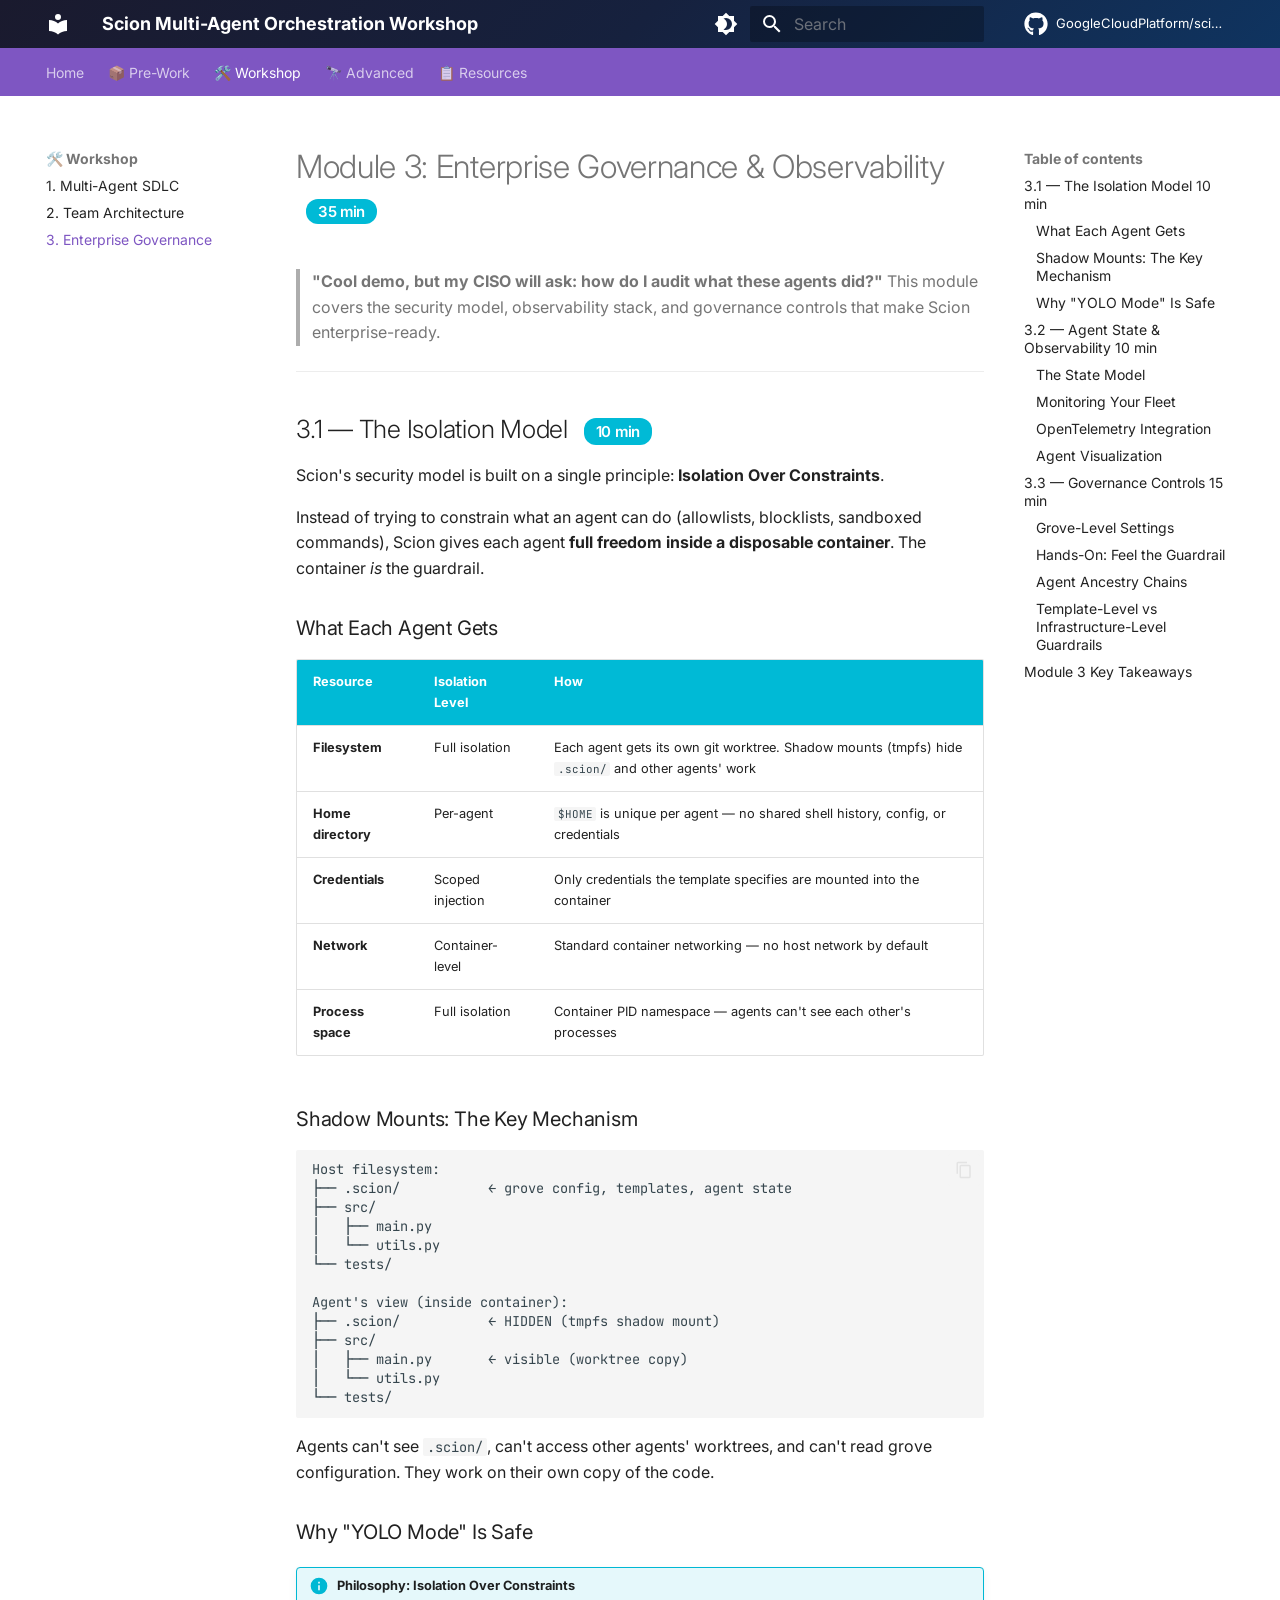
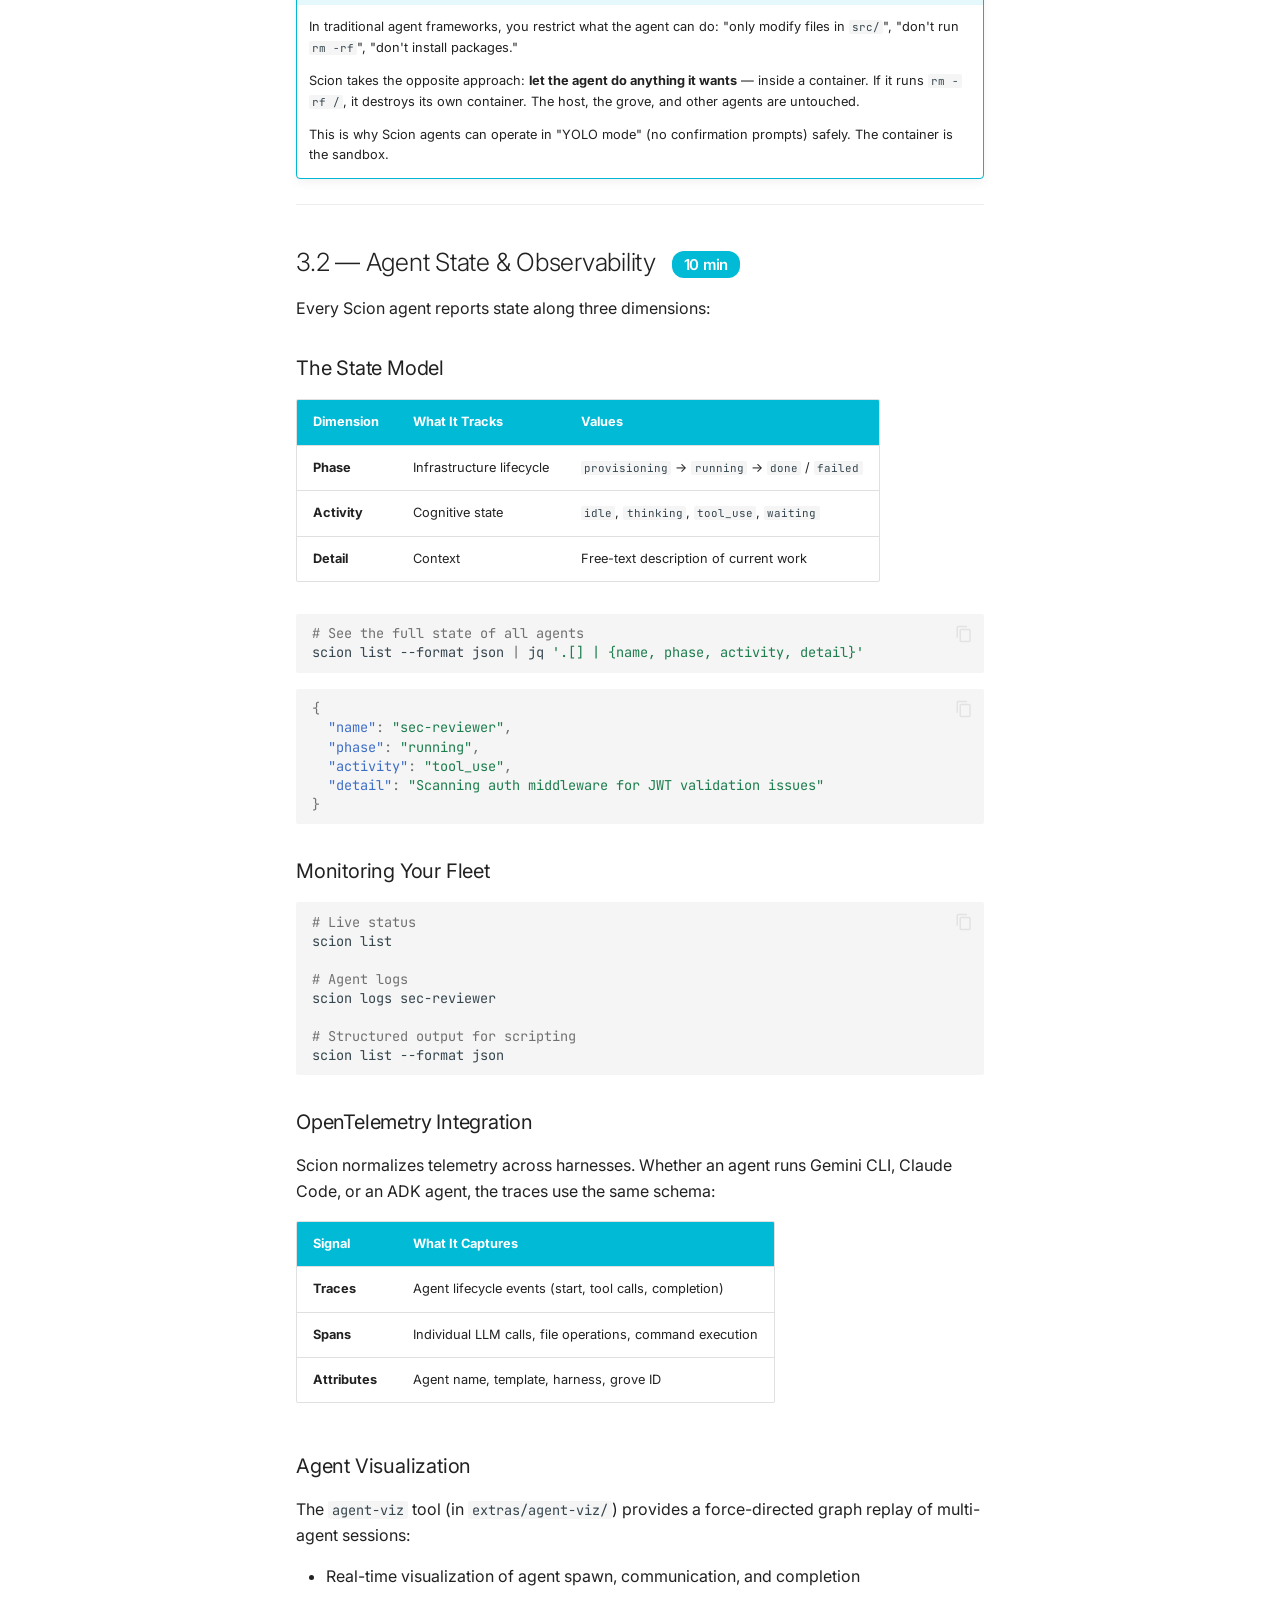
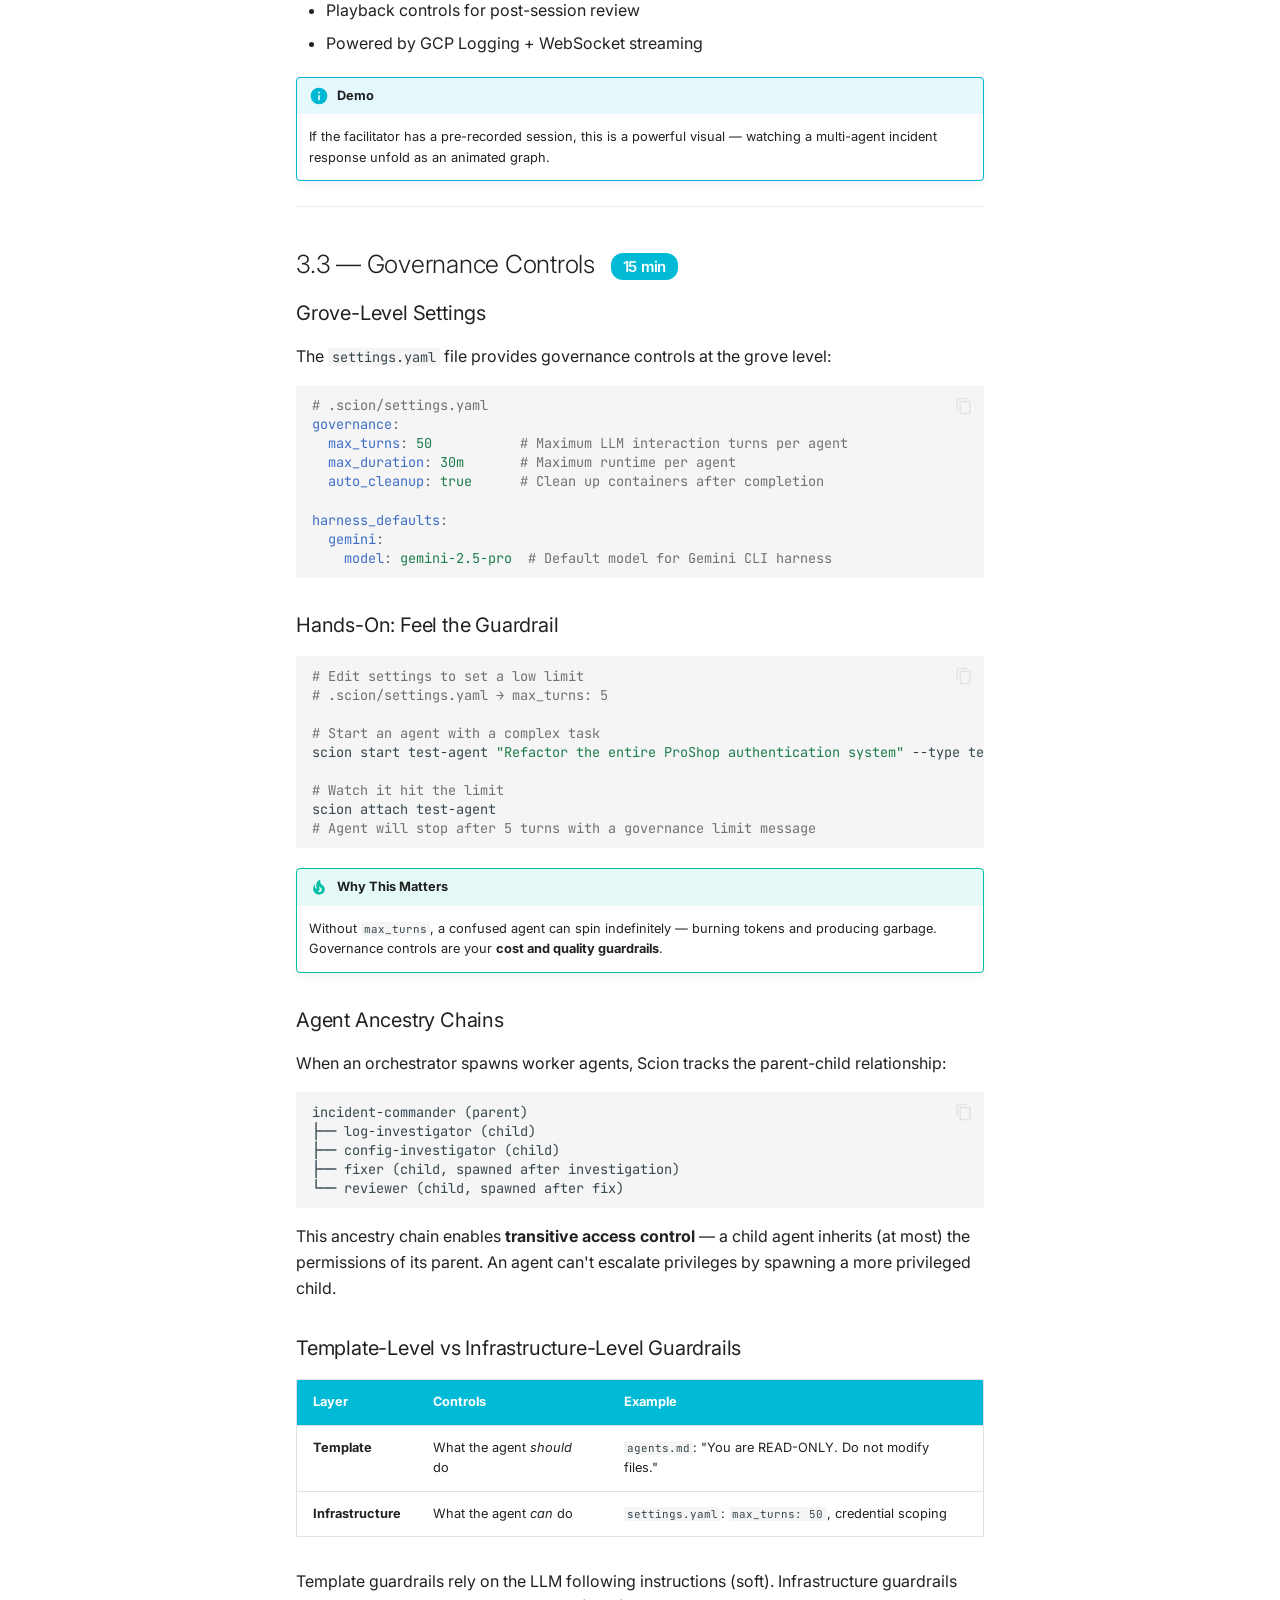
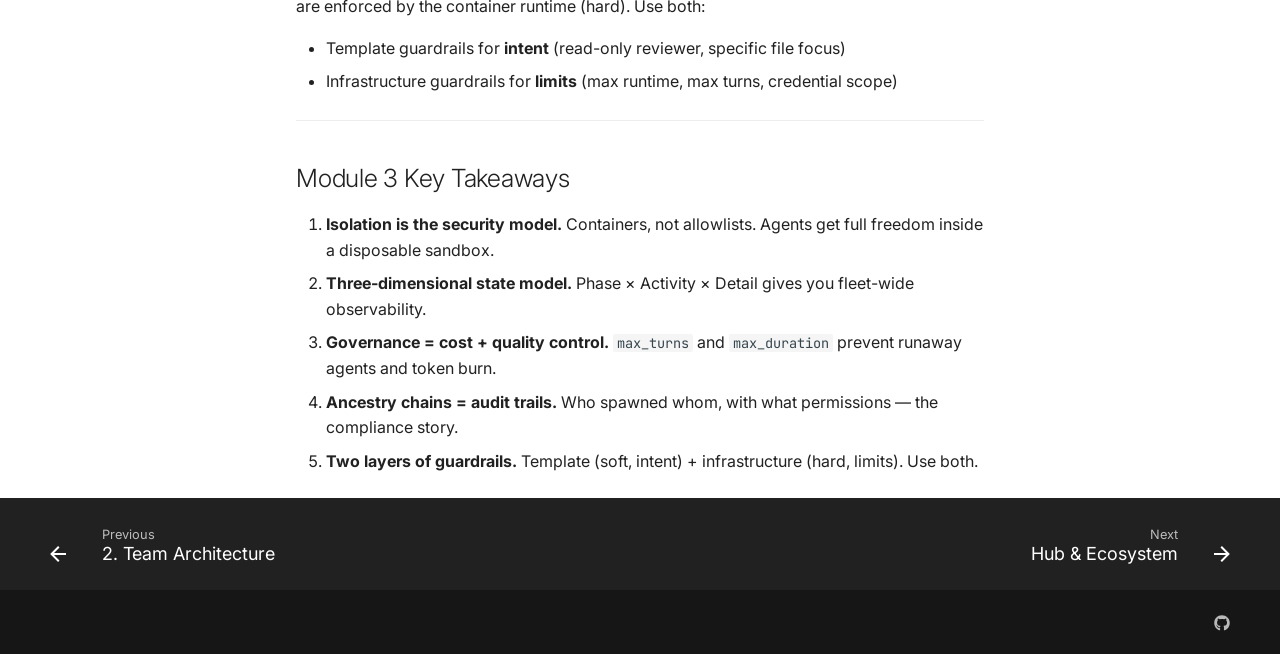
<file: governance/index.html>
<!doctype html><html lang=en class=no-js> <head><meta charset=utf-8><meta name=viewport content="width=device-width,initial-scale=1"><meta name=description content="Hands-on workshop for operationalizing multi-agent orchestration with Scion"><link href=../team-architecture/ rel=prev><link href=../advanced-patterns/ rel=next><link rel=icon href=../assets/images/favicon.png><meta name=generator content="mkdocs-1.6.1, mkdocs-material-9.7.6"><title>3. Enterprise Governance - Scion Multi-Agent Orchestration Workshop</title><link rel=stylesheet href=../assets/stylesheets/main.484c7ddc.min.css><link rel=stylesheet href=../assets/stylesheets/palette.ab4e12ef.min.css><link rel=preconnect href=https://fonts.gstatic.com crossorigin><link rel=stylesheet href="https://fonts.googleapis.com/css?family=Inter:300,300i,400,400i,700,700i%7CJetBrains+Mono:400,400i,700,700i&display=fallback"><style>:root{--md-text-font:"Inter";--md-code-font:"JetBrains Mono"}</style><link rel=stylesheet href=../assets/custom.css><script>__md_scope=new URL("..",location),__md_hash=e=>[...e].reduce(((e,_)=>(e<<5)-e+_.charCodeAt(0)),0),__md_get=(e,_=localStorage,t=__md_scope)=>JSON.parse(_.getItem(t.pathname+"."+e)),__md_set=(e,_,t=localStorage,a=__md_scope)=>{try{t.setItem(a.pathname+"."+e,JSON.stringify(_))}catch(e){}}</script></head> <body dir=ltr data-md-color-scheme=slate data-md-color-primary=deep-purple data-md-color-accent=cyan> <input class=md-toggle data-md-toggle=drawer type=checkbox id=__drawer autocomplete=off> <input class=md-toggle data-md-toggle=search type=checkbox id=__search autocomplete=off> <label class=md-overlay for=__drawer></label> <div data-md-component=skip> <a href=#module-3-enterprise-governance-observability-35-min class=md-skip> Skip to content </a> </div> <div data-md-component=announce> </div> <header class=md-header data-md-component=header> <nav class="md-header__inner md-grid" aria-label=Header> <a href=.. title="Scion Multi-Agent Orchestration Workshop" class="md-header__button md-logo" aria-label="Scion Multi-Agent Orchestration Workshop" data-md-component=logo> <svg xmlns=http://www.w3.org/2000/svg viewbox="0 0 24 24"><path d="M12 8a3 3 0 0 0 3-3 3 3 0 0 0-3-3 3 3 0 0 0-3 3 3 3 0 0 0 3 3m0 3.54C9.64 9.35 6.5 8 3 8v11c3.5 0 6.64 1.35 9 3.54 2.36-2.19 5.5-3.54 9-3.54V8c-3.5 0-6.64 1.35-9 3.54"/></svg> </a> <label class="md-header__button md-icon" for=__drawer> <svg xmlns=http://www.w3.org/2000/svg viewbox="0 0 24 24"><path d="M3 6h18v2H3zm0 5h18v2H3zm0 5h18v2H3z"/></svg> </label> <div class=md-header__title data-md-component=header-title> <div class=md-header__ellipsis> <div class=md-header__topic> <span class=md-ellipsis> Scion Multi-Agent Orchestration Workshop </span> </div> <div class=md-header__topic data-md-component=header-topic> <span class=md-ellipsis> 3. Enterprise Governance </span> </div> </div> </div> <form class=md-header__option data-md-component=palette> <input class=md-option data-md-color-media="(prefers-color-scheme: dark)" data-md-color-scheme=slate data-md-color-primary=deep-purple data-md-color-accent=cyan aria-label="Switch to light mode" type=radio name=__palette id=__palette_0> <label class="md-header__button md-icon" title="Switch to light mode" for=__palette_1 hidden> <svg xmlns=http://www.w3.org/2000/svg viewbox="0 0 24 24"><path d="M12 8a4 4 0 0 0-4 4 4 4 0 0 0 4 4 4 4 0 0 0 4-4 4 4 0 0 0-4-4m0 10a6 6 0 0 1-6-6 6 6 0 0 1 6-6 6 6 0 0 1 6 6 6 6 0 0 1-6 6m8-9.31V4h-4.69L12 .69 8.69 4H4v4.69L.69 12 4 15.31V20h4.69L12 23.31 15.31 20H20v-4.69L23.31 12z"/></svg> </label> <input class=md-option data-md-color-media="(prefers-color-scheme: light)" data-md-color-scheme=default data-md-color-primary=deep-purple data-md-color-accent=cyan aria-label="Switch to dark mode" type=radio name=__palette id=__palette_1> <label class="md-header__button md-icon" title="Switch to dark mode" for=__palette_0 hidden> <svg xmlns=http://www.w3.org/2000/svg viewbox="0 0 24 24"><path d="M12 18c-.89 0-1.74-.2-2.5-.55C11.56 16.5 13 14.42 13 12s-1.44-4.5-3.5-5.45C10.26 6.2 11.11 6 12 6a6 6 0 0 1 6 6 6 6 0 0 1-6 6m8-9.31V4h-4.69L12 .69 8.69 4H4v4.69L.69 12 4 15.31V20h4.69L12 23.31 15.31 20H20v-4.69L23.31 12z"/></svg> </label> </form> <script>var palette=__md_get("__palette");if(palette&&palette.color){if("(prefers-color-scheme)"===palette.color.media){var media=matchMedia("(prefers-color-scheme: light)"),input=document.querySelector(media.matches?"[data-md-color-media='(prefers-color-scheme: light)']":"[data-md-color-media='(prefers-color-scheme: dark)']");palette.color.media=input.getAttribute("data-md-color-media"),palette.color.scheme=input.getAttribute("data-md-color-scheme"),palette.color.primary=input.getAttribute("data-md-color-primary"),palette.color.accent=input.getAttribute("data-md-color-accent")}for(var[key,value]of Object.entries(palette.color))document.body.setAttribute("data-md-color-"+key,value)}</script> <label class="md-header__button md-icon" for=__search> <svg xmlns=http://www.w3.org/2000/svg viewbox="0 0 24 24"><path d="M9.5 3A6.5 6.5 0 0 1 16 9.5c0 1.61-.59 3.09-1.56 4.23l.27.27h.79l5 5-1.5 1.5-5-5v-.79l-.27-.27A6.52 6.52 0 0 1 9.5 16 6.5 6.5 0 0 1 3 9.5 6.5 6.5 0 0 1 9.5 3m0 2C7 5 5 7 5 9.5S7 14 9.5 14 14 12 14 9.5 12 5 9.5 5"/></svg> </label> <div class=md-search data-md-component=search role=dialog> <label class=md-search__overlay for=__search></label> <div class=md-search__inner role=search> <form class=md-search__form name=search> <input type=text class=md-search__input name=query aria-label=Search placeholder=Search autocapitalize=off autocorrect=off autocomplete=off spellcheck=false data-md-component=search-query required> <label class="md-search__icon md-icon" for=__search> <svg xmlns=http://www.w3.org/2000/svg viewbox="0 0 24 24"><path d="M9.5 3A6.5 6.5 0 0 1 16 9.5c0 1.61-.59 3.09-1.56 4.23l.27.27h.79l5 5-1.5 1.5-5-5v-.79l-.27-.27A6.52 6.52 0 0 1 9.5 16 6.5 6.5 0 0 1 3 9.5 6.5 6.5 0 0 1 9.5 3m0 2C7 5 5 7 5 9.5S7 14 9.5 14 14 12 14 9.5 12 5 9.5 5"/></svg> <svg xmlns=http://www.w3.org/2000/svg viewbox="0 0 24 24"><path d="M20 11v2H8l5.5 5.5-1.42 1.42L4.16 12l7.92-7.92L13.5 5.5 8 11z"/></svg> </label> <nav class=md-search__options aria-label=Search> <button type=reset class="md-search__icon md-icon" title=Clear aria-label=Clear tabindex=-1> <svg xmlns=http://www.w3.org/2000/svg viewbox="0 0 24 24"><path d="M19 6.41 17.59 5 12 10.59 6.41 5 5 6.41 10.59 12 5 17.59 6.41 19 12 13.41 17.59 19 19 17.59 13.41 12z"/></svg> </button> </nav> <div class=md-search__suggest data-md-component=search-suggest></div> </form> <div class=md-search__output> <div class=md-search__scrollwrap tabindex=0 data-md-scrollfix> <div class=md-search-result data-md-component=search-result> <div class=md-search-result__meta> Initializing search </div> <ol class=md-search-result__list role=presentation></ol> </div> </div> </div> </div> </div> <div class=md-header__source> <a href=https://github.com/GoogleCloudPlatform/scion title="Go to repository" class=md-source data-md-component=source> <div class="md-source__icon md-icon"> <svg xmlns=http://www.w3.org/2000/svg viewbox="0 0 512 512"><!-- Font Awesome Free 7.1.0 by @fontawesome - https://fontawesome.com License - https://fontawesome.com/license/free (Icons: CC BY 4.0, Fonts: SIL OFL 1.1, Code: MIT License) Copyright 2025 Fonticons, Inc.--><path d="M173.9 397.4c0 2-2.3 3.6-5.2 3.6-3.3.3-5.6-1.3-5.6-3.6 0-2 2.3-3.6 5.2-3.6 3-.3 5.6 1.3 5.6 3.6m-31.1-4.5c-.7 2 1.3 4.3 4.3 4.9 2.6 1 5.6 0 6.2-2s-1.3-4.3-4.3-5.2c-2.6-.7-5.5.3-6.2 2.3m44.2-1.7c-2.9.7-4.9 2.6-4.6 4.9.3 2 2.9 3.3 5.9 2.6 2.9-.7 4.9-2.6 4.6-4.6-.3-1.9-3-3.2-5.9-2.9M252.8 8C114.1 8 8 113.3 8 252c0 110.9 69.8 205.8 169.5 239.2 12.8 2.3 17.3-5.6 17.3-12.1 0-6.2-.3-40.4-.3-61.4 0 0-70 15-84.7-29.8 0 0-11.4-29.1-27.8-36.6 0 0-22.9-15.7 1.6-15.4 0 0 24.9 2 38.6 25.8 21.9 38.6 58.6 27.5 72.9 20.9 2.3-16 8.8-27.1 16-33.7-55.9-6.2-112.3-14.3-112.3-110.5 0-27.5 7.6-41.3 23.6-58.9-2.6-6.5-11.1-33.3 2.6-67.9 20.9-6.5 69 27 69 27 20-5.6 41.5-8.5 62.8-8.5s42.8 2.9 62.8 8.5c0 0 48.1-33.6 69-27 13.7 34.7 5.2 61.4 2.6 67.9 16 17.7 25.8 31.5 25.8 58.9 0 96.5-58.9 104.2-114.8 110.5 9.2 7.9 17 22.9 17 46.4 0 33.7-.3 75.4-.3 83.6 0 6.5 4.6 14.4 17.3 12.1C436.2 457.8 504 362.9 504 252 504 113.3 391.5 8 252.8 8M105.2 352.9c-1.3 1-1 3.3.7 5.2 1.6 1.6 3.9 2.3 5.2 1 1.3-1 1-3.3-.7-5.2-1.6-1.6-3.9-2.3-5.2-1m-10.8-8.1c-.7 1.3.3 2.9 2.3 3.9 1.6 1 3.6.7 4.3-.7.7-1.3-.3-2.9-2.3-3.9-2-.6-3.6-.3-4.3.7m32.4 35.6c-1.6 1.3-1 4.3 1.3 6.2 2.3 2.3 5.2 2.6 6.5 1 1.3-1.3.7-4.3-1.3-6.2-2.2-2.3-5.2-2.6-6.5-1m-11.4-14.7c-1.6 1-1.6 3.6 0 5.9s4.3 3.3 5.6 2.3c1.6-1.3 1.6-3.9 0-6.2-1.4-2.3-4-3.3-5.6-2"/></svg> </div> <div class=md-source__repository> GoogleCloudPlatform/scion </div> </a> </div> </nav> </header> <div class=md-container data-md-component=container> <nav class=md-tabs aria-label=Tabs data-md-component=tabs> <div class=md-grid> <ul class=md-tabs__list> <li class=md-tabs__item> <a href=.. class=md-tabs__link> Home </a> </li> <li class=md-tabs__item> <a href=../setup/ class=md-tabs__link> 📦 Pre-Work </a> </li> <li class="md-tabs__item md-tabs__item--active"> <a href=../multi-agent-sdlc/ class=md-tabs__link> 🛠️ Workshop </a> </li> <li class=md-tabs__item> <a href=../advanced-patterns/ class=md-tabs__link> 🔭 Advanced </a> </li> <li class=md-tabs__item> <a href=../cheatsheet/ class=md-tabs__link> 📋 Resources </a> </li> </ul> </div> </nav> <main class=md-main data-md-component=main> <div class="md-main__inner md-grid"> <div class="md-sidebar md-sidebar--primary" data-md-component=sidebar data-md-type=navigation> <div class=md-sidebar__scrollwrap> <div class=md-sidebar__inner> <nav class="md-nav md-nav--primary md-nav--lifted" aria-label=Navigation data-md-level=0> <label class=md-nav__title for=__drawer> <a href=.. title="Scion Multi-Agent Orchestration Workshop" class="md-nav__button md-logo" aria-label="Scion Multi-Agent Orchestration Workshop" data-md-component=logo> <svg xmlns=http://www.w3.org/2000/svg viewbox="0 0 24 24"><path d="M12 8a3 3 0 0 0 3-3 3 3 0 0 0-3-3 3 3 0 0 0-3 3 3 3 0 0 0 3 3m0 3.54C9.64 9.35 6.5 8 3 8v11c3.5 0 6.64 1.35 9 3.54 2.36-2.19 5.5-3.54 9-3.54V8c-3.5 0-6.64 1.35-9 3.54"/></svg> </a> Scion Multi-Agent Orchestration Workshop </label> <div class=md-nav__source> <a href=https://github.com/GoogleCloudPlatform/scion title="Go to repository" class=md-source data-md-component=source> <div class="md-source__icon md-icon"> <svg xmlns=http://www.w3.org/2000/svg viewbox="0 0 512 512"><!-- Font Awesome Free 7.1.0 by @fontawesome - https://fontawesome.com License - https://fontawesome.com/license/free (Icons: CC BY 4.0, Fonts: SIL OFL 1.1, Code: MIT License) Copyright 2025 Fonticons, Inc.--><path d="M173.9 397.4c0 2-2.3 3.6-5.2 3.6-3.3.3-5.6-1.3-5.6-3.6 0-2 2.3-3.6 5.2-3.6 3-.3 5.6 1.3 5.6 3.6m-31.1-4.5c-.7 2 1.3 4.3 4.3 4.9 2.6 1 5.6 0 6.2-2s-1.3-4.3-4.3-5.2c-2.6-.7-5.5.3-6.2 2.3m44.2-1.7c-2.9.7-4.9 2.6-4.6 4.9.3 2 2.9 3.3 5.9 2.6 2.9-.7 4.9-2.6 4.6-4.6-.3-1.9-3-3.2-5.9-2.9M252.8 8C114.1 8 8 113.3 8 252c0 110.9 69.8 205.8 169.5 239.2 12.8 2.3 17.3-5.6 17.3-12.1 0-6.2-.3-40.4-.3-61.4 0 0-70 15-84.7-29.8 0 0-11.4-29.1-27.8-36.6 0 0-22.9-15.7 1.6-15.4 0 0 24.9 2 38.6 25.8 21.9 38.6 58.6 27.5 72.9 20.9 2.3-16 8.8-27.1 16-33.7-55.9-6.2-112.3-14.3-112.3-110.5 0-27.5 7.6-41.3 23.6-58.9-2.6-6.5-11.1-33.3 2.6-67.9 20.9-6.5 69 27 69 27 20-5.6 41.5-8.5 62.8-8.5s42.8 2.9 62.8 8.5c0 0 48.1-33.6 69-27 13.7 34.7 5.2 61.4 2.6 67.9 16 17.7 25.8 31.5 25.8 58.9 0 96.5-58.9 104.2-114.8 110.5 9.2 7.9 17 22.9 17 46.4 0 33.7-.3 75.4-.3 83.6 0 6.5 4.6 14.4 17.3 12.1C436.2 457.8 504 362.9 504 252 504 113.3 391.5 8 252.8 8M105.2 352.9c-1.3 1-1 3.3.7 5.2 1.6 1.6 3.9 2.3 5.2 1 1.3-1 1-3.3-.7-5.2-1.6-1.6-3.9-2.3-5.2-1m-10.8-8.1c-.7 1.3.3 2.9 2.3 3.9 1.6 1 3.6.7 4.3-.7.7-1.3-.3-2.9-2.3-3.9-2-.6-3.6-.3-4.3.7m32.4 35.6c-1.6 1.3-1 4.3 1.3 6.2 2.3 2.3 5.2 2.6 6.5 1 1.3-1.3.7-4.3-1.3-6.2-2.2-2.3-5.2-2.6-6.5-1m-11.4-14.7c-1.6 1-1.6 3.6 0 5.9s4.3 3.3 5.6 2.3c1.6-1.3 1.6-3.9 0-6.2-1.4-2.3-4-3.3-5.6-2"/></svg> </div> <div class=md-source__repository> GoogleCloudPlatform/scion </div> </a> </div> <ul class=md-nav__list data-md-scrollfix> <li class=md-nav__item> <a href=.. class=md-nav__link> <span class=md-ellipsis> Home </span> </a> </li> <li class="md-nav__item md-nav__item--nested"> <input class="md-nav__toggle md-toggle md-toggle--indeterminate" type=checkbox id=__nav_2> <label class=md-nav__link for=__nav_2 id=__nav_2_label tabindex=0> <span class=md-ellipsis> 📦 Pre-Work </span> <span class="md-nav__icon md-icon"></span> </label> <nav class=md-nav data-md-level=1 aria-labelledby=__nav_2_label aria-expanded=false> <label class=md-nav__title for=__nav_2> <span class="md-nav__icon md-icon"></span> 📦 Pre-Work </label> <ul class=md-nav__list data-md-scrollfix> <li class=md-nav__item> <a href=../setup/ class=md-nav__link> <span class=md-ellipsis> Environment Setup </span> </a> </li> </ul> </nav> </li> <li class="md-nav__item md-nav__item--active md-nav__item--section md-nav__item--nested"> <input class="md-nav__toggle md-toggle " type=checkbox id=__nav_3 checked> <label class=md-nav__link for=__nav_3 id=__nav_3_label tabindex> <span class=md-ellipsis> 🛠️ Workshop </span> <span class="md-nav__icon md-icon"></span> </label> <nav class=md-nav data-md-level=1 aria-labelledby=__nav_3_label aria-expanded=true> <label class=md-nav__title for=__nav_3> <span class="md-nav__icon md-icon"></span> 🛠️ Workshop </label> <ul class=md-nav__list data-md-scrollfix> <li class=md-nav__item> <a href=../multi-agent-sdlc/ class=md-nav__link> <span class=md-ellipsis> 1. Multi-Agent SDLC </span> </a> </li> <li class=md-nav__item> <a href=../team-architecture/ class=md-nav__link> <span class=md-ellipsis> 2. Team Architecture </span> </a> </li> <li class="md-nav__item md-nav__item--active"> <input class="md-nav__toggle md-toggle" type=checkbox id=__toc> <label class="md-nav__link md-nav__link--active" for=__toc> <span class=md-ellipsis> 3. Enterprise Governance </span> <span class="md-nav__icon md-icon"></span> </label> <a href=./ class="md-nav__link md-nav__link--active"> <span class=md-ellipsis> 3. Enterprise Governance </span> </a> <nav class="md-nav md-nav--secondary" aria-label="Table of contents"> <label class=md-nav__title for=__toc> <span class="md-nav__icon md-icon"></span> Table of contents </label> <ul class=md-nav__list data-md-component=toc data-md-scrollfix> <li class=md-nav__item> <a href=#31-the-isolation-model-10-min class=md-nav__link> <span class=md-ellipsis> 3.1 — The Isolation Model 10 min </span> </a> <nav class=md-nav aria-label="3.1 — The Isolation Model 10 min"> <ul class=md-nav__list> <li class=md-nav__item> <a href=#what-each-agent-gets class=md-nav__link> <span class=md-ellipsis> What Each Agent Gets </span> </a> </li> <li class=md-nav__item> <a href=#shadow-mounts-the-key-mechanism class=md-nav__link> <span class=md-ellipsis> Shadow Mounts: The Key Mechanism </span> </a> </li> <li class=md-nav__item> <a href=#why-yolo-mode-is-safe class=md-nav__link> <span class=md-ellipsis> Why "YOLO Mode" Is Safe </span> </a> </li> </ul> </nav> </li> <li class=md-nav__item> <a href=#32-agent-state-observability-10-min class=md-nav__link> <span class=md-ellipsis> 3.2 — Agent State &amp; Observability 10 min </span> </a> <nav class=md-nav aria-label="3.2 — Agent State & Observability 10 min"> <ul class=md-nav__list> <li class=md-nav__item> <a href=#the-state-model class=md-nav__link> <span class=md-ellipsis> The State Model </span> </a> </li> <li class=md-nav__item> <a href=#monitoring-your-fleet class=md-nav__link> <span class=md-ellipsis> Monitoring Your Fleet </span> </a> </li> <li class=md-nav__item> <a href=#opentelemetry-integration class=md-nav__link> <span class=md-ellipsis> OpenTelemetry Integration </span> </a> </li> <li class=md-nav__item> <a href=#agent-visualization class=md-nav__link> <span class=md-ellipsis> Agent Visualization </span> </a> </li> </ul> </nav> </li> <li class=md-nav__item> <a href=#33-governance-controls-15-min class=md-nav__link> <span class=md-ellipsis> 3.3 — Governance Controls 15 min </span> </a> <nav class=md-nav aria-label="3.3 — Governance Controls 15 min"> <ul class=md-nav__list> <li class=md-nav__item> <a href=#grove-level-settings class=md-nav__link> <span class=md-ellipsis> Grove-Level Settings </span> </a> </li> <li class=md-nav__item> <a href=#hands-on-feel-the-guardrail class=md-nav__link> <span class=md-ellipsis> Hands-On: Feel the Guardrail </span> </a> </li> <li class=md-nav__item> <a href=#agent-ancestry-chains class=md-nav__link> <span class=md-ellipsis> Agent Ancestry Chains </span> </a> </li> <li class=md-nav__item> <a href=#template-level-vs-infrastructure-level-guardrails class=md-nav__link> <span class=md-ellipsis> Template-Level vs Infrastructure-Level Guardrails </span> </a> </li> </ul> </nav> </li> <li class=md-nav__item> <a href=#module-3-key-takeaways class=md-nav__link> <span class=md-ellipsis> Module 3 Key Takeaways </span> </a> </li> </ul> </nav> </li> </ul> </nav> </li> <li class="md-nav__item md-nav__item--nested"> <input class="md-nav__toggle md-toggle md-toggle--indeterminate" type=checkbox id=__nav_4> <label class=md-nav__link for=__nav_4 id=__nav_4_label tabindex=0> <span class=md-ellipsis> 🔭 Advanced </span> <span class="md-nav__icon md-icon"></span> </label> <nav class=md-nav data-md-level=1 aria-labelledby=__nav_4_label aria-expanded=false> <label class=md-nav__title for=__nav_4> <span class="md-nav__icon md-icon"></span> 🔭 Advanced </label> <ul class=md-nav__list data-md-scrollfix> <li class=md-nav__item> <a href=../advanced-patterns/ class=md-nav__link> <span class=md-ellipsis> Hub & Ecosystem </span> </a> </li> </ul> </nav> </li> <li class="md-nav__item md-nav__item--nested"> <input class="md-nav__toggle md-toggle md-toggle--indeterminate" type=checkbox id=__nav_5> <label class=md-nav__link for=__nav_5 id=__nav_5_label tabindex=0> <span class=md-ellipsis> 📋 Resources </span> <span class="md-nav__icon md-icon"></span> </label> <nav class=md-nav data-md-level=1 aria-labelledby=__nav_5_label aria-expanded=false> <label class=md-nav__title for=__nav_5> <span class="md-nav__icon md-icon"></span> 📋 Resources </label> <ul class=md-nav__list data-md-scrollfix> <li class=md-nav__item> <a href=../cheatsheet/ class=md-nav__link> <span class=md-ellipsis> Cheatsheet </span> </a> </li> <li class=md-nav__item> <a href=../facilitator-guide/ class=md-nav__link> <span class=md-ellipsis> Facilitator Guide </span> </a> </li> </ul> </nav> </li> </ul> </nav> </div> </div> </div> <div class="md-sidebar md-sidebar--secondary" data-md-component=sidebar data-md-type=toc> <div class=md-sidebar__scrollwrap> <div class=md-sidebar__inner> <nav class="md-nav md-nav--secondary" aria-label="Table of contents"> <label class=md-nav__title for=__toc> <span class="md-nav__icon md-icon"></span> Table of contents </label> <ul class=md-nav__list data-md-component=toc data-md-scrollfix> <li class=md-nav__item> <a href=#31-the-isolation-model-10-min class=md-nav__link> <span class=md-ellipsis> 3.1 — The Isolation Model 10 min </span> </a> <nav class=md-nav aria-label="3.1 — The Isolation Model 10 min"> <ul class=md-nav__list> <li class=md-nav__item> <a href=#what-each-agent-gets class=md-nav__link> <span class=md-ellipsis> What Each Agent Gets </span> </a> </li> <li class=md-nav__item> <a href=#shadow-mounts-the-key-mechanism class=md-nav__link> <span class=md-ellipsis> Shadow Mounts: The Key Mechanism </span> </a> </li> <li class=md-nav__item> <a href=#why-yolo-mode-is-safe class=md-nav__link> <span class=md-ellipsis> Why "YOLO Mode" Is Safe </span> </a> </li> </ul> </nav> </li> <li class=md-nav__item> <a href=#32-agent-state-observability-10-min class=md-nav__link> <span class=md-ellipsis> 3.2 — Agent State &amp; Observability 10 min </span> </a> <nav class=md-nav aria-label="3.2 — Agent State & Observability 10 min"> <ul class=md-nav__list> <li class=md-nav__item> <a href=#the-state-model class=md-nav__link> <span class=md-ellipsis> The State Model </span> </a> </li> <li class=md-nav__item> <a href=#monitoring-your-fleet class=md-nav__link> <span class=md-ellipsis> Monitoring Your Fleet </span> </a> </li> <li class=md-nav__item> <a href=#opentelemetry-integration class=md-nav__link> <span class=md-ellipsis> OpenTelemetry Integration </span> </a> </li> <li class=md-nav__item> <a href=#agent-visualization class=md-nav__link> <span class=md-ellipsis> Agent Visualization </span> </a> </li> </ul> </nav> </li> <li class=md-nav__item> <a href=#33-governance-controls-15-min class=md-nav__link> <span class=md-ellipsis> 3.3 — Governance Controls 15 min </span> </a> <nav class=md-nav aria-label="3.3 — Governance Controls 15 min"> <ul class=md-nav__list> <li class=md-nav__item> <a href=#grove-level-settings class=md-nav__link> <span class=md-ellipsis> Grove-Level Settings </span> </a> </li> <li class=md-nav__item> <a href=#hands-on-feel-the-guardrail class=md-nav__link> <span class=md-ellipsis> Hands-On: Feel the Guardrail </span> </a> </li> <li class=md-nav__item> <a href=#agent-ancestry-chains class=md-nav__link> <span class=md-ellipsis> Agent Ancestry Chains </span> </a> </li> <li class=md-nav__item> <a href=#template-level-vs-infrastructure-level-guardrails class=md-nav__link> <span class=md-ellipsis> Template-Level vs Infrastructure-Level Guardrails </span> </a> </li> </ul> </nav> </li> <li class=md-nav__item> <a href=#module-3-key-takeaways class=md-nav__link> <span class=md-ellipsis> Module 3 Key Takeaways </span> </a> </li> </ul> </nav> </div> </div> </div> <div class=md-content data-md-component=content> <article class="md-content__inner md-typeset"> <h1 id=module-3-enterprise-governance-observability-35-min>Module 3: Enterprise Governance &amp; Observability <span class=duration-badge>35 min</span><a class=headerlink href=#module-3-enterprise-governance-observability-35-min title="Permanent link">&para;</a></h1> <blockquote> <p><strong>"Cool demo, but my CISO will ask: how do I audit what these agents did?"</strong> This module covers the security model, observability stack, and governance controls that make Scion enterprise-ready.</p> </blockquote> <hr> <h2 id=31-the-isolation-model-10-min>3.1 — The Isolation Model <span class=duration-badge>10 min</span><a class=headerlink href=#31-the-isolation-model-10-min title="Permanent link">&para;</a></h2> <p>Scion's security model is built on a single principle: <strong>Isolation Over Constraints</strong>.</p> <p>Instead of trying to constrain what an agent can do (allowlists, blocklists, sandboxed commands), Scion gives each agent <strong>full freedom inside a disposable container</strong>. The container <em>is</em> the guardrail.</p> <h3 id=what-each-agent-gets>What Each Agent Gets<a class=headerlink href=#what-each-agent-gets title="Permanent link">&para;</a></h3> <table> <thead> <tr> <th>Resource</th> <th>Isolation Level</th> <th>How</th> </tr> </thead> <tbody> <tr> <td><strong>Filesystem</strong></td> <td>Full isolation</td> <td>Each agent gets its own git worktree. Shadow mounts (tmpfs) hide <code>.scion/</code> and other agents' work</td> </tr> <tr> <td><strong>Home directory</strong></td> <td>Per-agent</td> <td><code>$HOME</code> is unique per agent — no shared shell history, config, or credentials</td> </tr> <tr> <td><strong>Credentials</strong></td> <td>Scoped injection</td> <td>Only credentials the template specifies are mounted into the container</td> </tr> <tr> <td><strong>Network</strong></td> <td>Container-level</td> <td>Standard container networking — no host network by default</td> </tr> <tr> <td><strong>Process space</strong></td> <td>Full isolation</td> <td>Container PID namespace — agents can't see each other's processes</td> </tr> </tbody> </table> <h3 id=shadow-mounts-the-key-mechanism>Shadow Mounts: The Key Mechanism<a class=headerlink href=#shadow-mounts-the-key-mechanism title="Permanent link">&para;</a></h3> <div class="language-text highlight"><pre><span></span><code><span id=__span-0-1><a id=__codelineno-0-1 name=__codelineno-0-1 href=#__codelineno-0-1></a>Host filesystem:
</span><span id=__span-0-2><a id=__codelineno-0-2 name=__codelineno-0-2 href=#__codelineno-0-2></a>├── .scion/           ← grove config, templates, agent state
</span><span id=__span-0-3><a id=__codelineno-0-3 name=__codelineno-0-3 href=#__codelineno-0-3></a>├── src/
</span><span id=__span-0-4><a id=__codelineno-0-4 name=__codelineno-0-4 href=#__codelineno-0-4></a>│   ├── main.py
</span><span id=__span-0-5><a id=__codelineno-0-5 name=__codelineno-0-5 href=#__codelineno-0-5></a>│   └── utils.py
</span><span id=__span-0-6><a id=__codelineno-0-6 name=__codelineno-0-6 href=#__codelineno-0-6></a>└── tests/
</span><span id=__span-0-7><a id=__codelineno-0-7 name=__codelineno-0-7 href=#__codelineno-0-7></a>
</span><span id=__span-0-8><a id=__codelineno-0-8 name=__codelineno-0-8 href=#__codelineno-0-8></a>Agent&#39;s view (inside container):
</span><span id=__span-0-9><a id=__codelineno-0-9 name=__codelineno-0-9 href=#__codelineno-0-9></a>├── .scion/           ← HIDDEN (tmpfs shadow mount)
</span><span id=__span-0-10><a id=__codelineno-0-10 name=__codelineno-0-10 href=#__codelineno-0-10></a>├── src/
</span><span id=__span-0-11><a id=__codelineno-0-11 name=__codelineno-0-11 href=#__codelineno-0-11></a>│   ├── main.py       ← visible (worktree copy)
</span><span id=__span-0-12><a id=__codelineno-0-12 name=__codelineno-0-12 href=#__codelineno-0-12></a>│   └── utils.py
</span><span id=__span-0-13><a id=__codelineno-0-13 name=__codelineno-0-13 href=#__codelineno-0-13></a>└── tests/
</span></code></pre></div> <p>Agents can't see <code>.scion/</code>, can't access other agents' worktrees, and can't read grove configuration. They work on their own copy of the code.</p> <h3 id=why-yolo-mode-is-safe>Why "YOLO Mode" Is Safe<a class=headerlink href=#why-yolo-mode-is-safe title="Permanent link">&para;</a></h3> <div class="admonition info"> <p class=admonition-title>Philosophy: Isolation Over Constraints</p> <p>In traditional agent frameworks, you restrict what the agent can do: "only modify files in <code>src/</code>", "don't run <code>rm -rf</code>", "don't install packages."</p> <p>Scion takes the opposite approach: <strong>let the agent do anything it wants</strong> — inside a container. If it runs <code>rm -rf /</code>, it destroys its own container. The host, the grove, and other agents are untouched.</p> <p>This is why Scion agents can operate in "YOLO mode" (no confirmation prompts) safely. The container is the sandbox.</p> </div> <hr> <h2 id=32-agent-state-observability-10-min>3.2 — Agent State &amp; Observability <span class=duration-badge>10 min</span><a class=headerlink href=#32-agent-state-observability-10-min title="Permanent link">&para;</a></h2> <p>Every Scion agent reports state along three dimensions:</p> <h3 id=the-state-model>The State Model<a class=headerlink href=#the-state-model title="Permanent link">&para;</a></h3> <table> <thead> <tr> <th>Dimension</th> <th>What It Tracks</th> <th>Values</th> </tr> </thead> <tbody> <tr> <td><strong>Phase</strong></td> <td>Infrastructure lifecycle</td> <td><code>provisioning</code> → <code>running</code> → <code>done</code> / <code>failed</code></td> </tr> <tr> <td><strong>Activity</strong></td> <td>Cognitive state</td> <td><code>idle</code>, <code>thinking</code>, <code>tool_use</code>, <code>waiting</code></td> </tr> <tr> <td><strong>Detail</strong></td> <td>Context</td> <td>Free-text description of current work</td> </tr> </tbody> </table> <div class="language-bash highlight"><pre><span></span><code><span id=__span-1-1><a id=__codelineno-1-1 name=__codelineno-1-1 href=#__codelineno-1-1></a><span class=c1># See the full state of all agents</span>
</span><span id=__span-1-2><a id=__codelineno-1-2 name=__codelineno-1-2 href=#__codelineno-1-2></a>scion<span class=w> </span>list<span class=w> </span>--format<span class=w> </span>json<span class=w> </span><span class=p>|</span><span class=w> </span>jq<span class=w> </span><span class=s1>&#39;.[] | {name, phase, activity, detail}&#39;</span>
</span></code></pre></div> <div class="language-json highlight"><pre><span></span><code><span id=__span-2-1><a id=__codelineno-2-1 name=__codelineno-2-1 href=#__codelineno-2-1></a><span class=p>{</span>
</span><span id=__span-2-2><a id=__codelineno-2-2 name=__codelineno-2-2 href=#__codelineno-2-2></a><span class=w>  </span><span class=nt>&quot;name&quot;</span><span class=p>:</span><span class=w> </span><span class=s2>&quot;sec-reviewer&quot;</span><span class=p>,</span>
</span><span id=__span-2-3><a id=__codelineno-2-3 name=__codelineno-2-3 href=#__codelineno-2-3></a><span class=w>  </span><span class=nt>&quot;phase&quot;</span><span class=p>:</span><span class=w> </span><span class=s2>&quot;running&quot;</span><span class=p>,</span>
</span><span id=__span-2-4><a id=__codelineno-2-4 name=__codelineno-2-4 href=#__codelineno-2-4></a><span class=w>  </span><span class=nt>&quot;activity&quot;</span><span class=p>:</span><span class=w> </span><span class=s2>&quot;tool_use&quot;</span><span class=p>,</span>
</span><span id=__span-2-5><a id=__codelineno-2-5 name=__codelineno-2-5 href=#__codelineno-2-5></a><span class=w>  </span><span class=nt>&quot;detail&quot;</span><span class=p>:</span><span class=w> </span><span class=s2>&quot;Scanning auth middleware for JWT validation issues&quot;</span>
</span><span id=__span-2-6><a id=__codelineno-2-6 name=__codelineno-2-6 href=#__codelineno-2-6></a><span class=p>}</span>
</span></code></pre></div> <h3 id=monitoring-your-fleet>Monitoring Your Fleet<a class=headerlink href=#monitoring-your-fleet title="Permanent link">&para;</a></h3> <div class="language-bash highlight"><pre><span></span><code><span id=__span-3-1><a id=__codelineno-3-1 name=__codelineno-3-1 href=#__codelineno-3-1></a><span class=c1># Live status</span>
</span><span id=__span-3-2><a id=__codelineno-3-2 name=__codelineno-3-2 href=#__codelineno-3-2></a>scion<span class=w> </span>list
</span><span id=__span-3-3><a id=__codelineno-3-3 name=__codelineno-3-3 href=#__codelineno-3-3></a>
</span><span id=__span-3-4><a id=__codelineno-3-4 name=__codelineno-3-4 href=#__codelineno-3-4></a><span class=c1># Agent logs</span>
</span><span id=__span-3-5><a id=__codelineno-3-5 name=__codelineno-3-5 href=#__codelineno-3-5></a>scion<span class=w> </span>logs<span class=w> </span>sec-reviewer
</span><span id=__span-3-6><a id=__codelineno-3-6 name=__codelineno-3-6 href=#__codelineno-3-6></a>
</span><span id=__span-3-7><a id=__codelineno-3-7 name=__codelineno-3-7 href=#__codelineno-3-7></a><span class=c1># Structured output for scripting</span>
</span><span id=__span-3-8><a id=__codelineno-3-8 name=__codelineno-3-8 href=#__codelineno-3-8></a>scion<span class=w> </span>list<span class=w> </span>--format<span class=w> </span>json
</span></code></pre></div> <h3 id=opentelemetry-integration>OpenTelemetry Integration<a class=headerlink href=#opentelemetry-integration title="Permanent link">&para;</a></h3> <p>Scion normalizes telemetry across harnesses. Whether an agent runs Gemini CLI, Claude Code, or an ADK agent, the traces use the same schema:</p> <table> <thead> <tr> <th>Signal</th> <th>What It Captures</th> </tr> </thead> <tbody> <tr> <td><strong>Traces</strong></td> <td>Agent lifecycle events (start, tool calls, completion)</td> </tr> <tr> <td><strong>Spans</strong></td> <td>Individual LLM calls, file operations, command execution</td> </tr> <tr> <td><strong>Attributes</strong></td> <td>Agent name, template, harness, grove ID</td> </tr> </tbody> </table> <h3 id=agent-visualization>Agent Visualization<a class=headerlink href=#agent-visualization title="Permanent link">&para;</a></h3> <p>The <code>agent-viz</code> tool (in <code>extras/agent-viz/</code>) provides a force-directed graph replay of multi-agent sessions:</p> <ul> <li>Real-time visualization of agent spawn, communication, and completion</li> <li>Playback controls for post-session review</li> <li>Powered by GCP Logging + WebSocket streaming</li> </ul> <div class="admonition info"> <p class=admonition-title>Demo</p> <p>If the facilitator has a pre-recorded session, this is a powerful visual — watching a multi-agent incident response unfold as an animated graph.</p> </div> <hr> <h2 id=33-governance-controls-15-min>3.3 — Governance Controls <span class=duration-badge>15 min</span><a class=headerlink href=#33-governance-controls-15-min title="Permanent link">&para;</a></h2> <h3 id=grove-level-settings>Grove-Level Settings<a class=headerlink href=#grove-level-settings title="Permanent link">&para;</a></h3> <p>The <code>settings.yaml</code> file provides governance controls at the grove level:</p> <div class="language-yaml highlight"><pre><span></span><code><span id=__span-4-1><a id=__codelineno-4-1 name=__codelineno-4-1 href=#__codelineno-4-1></a><span class=c1># .scion/settings.yaml</span>
</span><span id=__span-4-2><a id=__codelineno-4-2 name=__codelineno-4-2 href=#__codelineno-4-2></a><span class=nt>governance</span><span class=p>:</span>
</span><span id=__span-4-3><a id=__codelineno-4-3 name=__codelineno-4-3 href=#__codelineno-4-3></a><span class=w>  </span><span class=nt>max_turns</span><span class=p>:</span><span class=w> </span><span class="l l-Scalar l-Scalar-Plain">50</span><span class=w>           </span><span class=c1># Maximum LLM interaction turns per agent</span>
</span><span id=__span-4-4><a id=__codelineno-4-4 name=__codelineno-4-4 href=#__codelineno-4-4></a><span class=w>  </span><span class=nt>max_duration</span><span class=p>:</span><span class=w> </span><span class="l l-Scalar l-Scalar-Plain">30m</span><span class=w>       </span><span class=c1># Maximum runtime per agent</span>
</span><span id=__span-4-5><a id=__codelineno-4-5 name=__codelineno-4-5 href=#__codelineno-4-5></a><span class=w>  </span><span class=nt>auto_cleanup</span><span class=p>:</span><span class=w> </span><span class="l l-Scalar l-Scalar-Plain">true</span><span class=w>      </span><span class=c1># Clean up containers after completion</span>
</span><span id=__span-4-6><a id=__codelineno-4-6 name=__codelineno-4-6 href=#__codelineno-4-6></a>
</span><span id=__span-4-7><a id=__codelineno-4-7 name=__codelineno-4-7 href=#__codelineno-4-7></a><span class=nt>harness_defaults</span><span class=p>:</span>
</span><span id=__span-4-8><a id=__codelineno-4-8 name=__codelineno-4-8 href=#__codelineno-4-8></a><span class=w>  </span><span class=nt>gemini</span><span class=p>:</span>
</span><span id=__span-4-9><a id=__codelineno-4-9 name=__codelineno-4-9 href=#__codelineno-4-9></a><span class=w>    </span><span class=nt>model</span><span class=p>:</span><span class=w> </span><span class="l l-Scalar l-Scalar-Plain">gemini-2.5-pro</span><span class=w>  </span><span class=c1># Default model for Gemini CLI harness</span>
</span></code></pre></div> <h3 id=hands-on-feel-the-guardrail>Hands-On: Feel the Guardrail<a class=headerlink href=#hands-on-feel-the-guardrail title="Permanent link">&para;</a></h3> <div class="language-bash highlight"><pre><span></span><code><span id=__span-5-1><a id=__codelineno-5-1 name=__codelineno-5-1 href=#__codelineno-5-1></a><span class=c1># Edit settings to set a low limit</span>
</span><span id=__span-5-2><a id=__codelineno-5-2 name=__codelineno-5-2 href=#__codelineno-5-2></a><span class=c1># .scion/settings.yaml → max_turns: 5</span>
</span><span id=__span-5-3><a id=__codelineno-5-3 name=__codelineno-5-3 href=#__codelineno-5-3></a>
</span><span id=__span-5-4><a id=__codelineno-5-4 name=__codelineno-5-4 href=#__codelineno-5-4></a><span class=c1># Start an agent with a complex task</span>
</span><span id=__span-5-5><a id=__codelineno-5-5 name=__codelineno-5-5 href=#__codelineno-5-5></a>scion<span class=w> </span>start<span class=w> </span>test-agent<span class=w> </span><span class=s2>&quot;Refactor the entire ProShop authentication system&quot;</span><span class=w> </span>--type<span class=w> </span>test-engineer
</span><span id=__span-5-6><a id=__codelineno-5-6 name=__codelineno-5-6 href=#__codelineno-5-6></a>
</span><span id=__span-5-7><a id=__codelineno-5-7 name=__codelineno-5-7 href=#__codelineno-5-7></a><span class=c1># Watch it hit the limit</span>
</span><span id=__span-5-8><a id=__codelineno-5-8 name=__codelineno-5-8 href=#__codelineno-5-8></a>scion<span class=w> </span>attach<span class=w> </span>test-agent
</span><span id=__span-5-9><a id=__codelineno-5-9 name=__codelineno-5-9 href=#__codelineno-5-9></a><span class=c1># Agent will stop after 5 turns with a governance limit message</span>
</span></code></pre></div> <div class="admonition tip"> <p class=admonition-title>Why This Matters</p> <p>Without <code>max_turns</code>, a confused agent can spin indefinitely — burning tokens and producing garbage. Governance controls are your <strong>cost and quality guardrails</strong>.</p> </div> <h3 id=agent-ancestry-chains>Agent Ancestry Chains<a class=headerlink href=#agent-ancestry-chains title="Permanent link">&para;</a></h3> <p>When an orchestrator spawns worker agents, Scion tracks the parent-child relationship:</p> <div class="language-text highlight"><pre><span></span><code><span id=__span-6-1><a id=__codelineno-6-1 name=__codelineno-6-1 href=#__codelineno-6-1></a>incident-commander (parent)
</span><span id=__span-6-2><a id=__codelineno-6-2 name=__codelineno-6-2 href=#__codelineno-6-2></a>├── log-investigator (child)
</span><span id=__span-6-3><a id=__codelineno-6-3 name=__codelineno-6-3 href=#__codelineno-6-3></a>├── config-investigator (child)
</span><span id=__span-6-4><a id=__codelineno-6-4 name=__codelineno-6-4 href=#__codelineno-6-4></a>├── fixer (child, spawned after investigation)
</span><span id=__span-6-5><a id=__codelineno-6-5 name=__codelineno-6-5 href=#__codelineno-6-5></a>└── reviewer (child, spawned after fix)
</span></code></pre></div> <p>This ancestry chain enables <strong>transitive access control</strong> — a child agent inherits (at most) the permissions of its parent. An agent can't escalate privileges by spawning a more privileged child.</p> <h3 id=template-level-vs-infrastructure-level-guardrails>Template-Level vs Infrastructure-Level Guardrails<a class=headerlink href=#template-level-vs-infrastructure-level-guardrails title="Permanent link">&para;</a></h3> <table> <thead> <tr> <th>Layer</th> <th>Controls</th> <th>Example</th> </tr> </thead> <tbody> <tr> <td><strong>Template</strong></td> <td>What the agent <em>should</em> do</td> <td><code>agents.md</code>: "You are READ-ONLY. Do not modify files."</td> </tr> <tr> <td><strong>Infrastructure</strong></td> <td>What the agent <em>can</em> do</td> <td><code>settings.yaml</code>: <code>max_turns: 50</code>, credential scoping</td> </tr> </tbody> </table> <p>Template guardrails rely on the LLM following instructions (soft). Infrastructure guardrails are enforced by the container runtime (hard). Use both:</p> <ul> <li>Template guardrails for <strong>intent</strong> (read-only reviewer, specific file focus)</li> <li>Infrastructure guardrails for <strong>limits</strong> (max runtime, max turns, credential scope)</li> </ul> <hr> <h2 id=module-3-key-takeaways>Module 3 Key Takeaways<a class=headerlink href=#module-3-key-takeaways title="Permanent link">&para;</a></h2> <ol> <li><strong>Isolation is the security model.</strong> Containers, not allowlists. Agents get full freedom inside a disposable sandbox.</li> <li><strong>Three-dimensional state model.</strong> Phase × Activity × Detail gives you fleet-wide observability.</li> <li><strong>Governance = cost + quality control.</strong> <code>max_turns</code> and <code>max_duration</code> prevent runaway agents and token burn.</li> <li><strong>Ancestry chains = audit trails.</strong> Who spawned whom, with what permissions — the compliance story.</li> <li><strong>Two layers of guardrails.</strong> Template (soft, intent) + infrastructure (hard, limits). Use both.</li> </ol> </article> </div> <script>var tabs=__md_get("__tabs");if(Array.isArray(tabs))e:for(var set of document.querySelectorAll(".tabbed-set")){var labels=set.querySelector(".tabbed-labels");for(var tab of tabs)for(var label of labels.getElementsByTagName("label"))if(label.innerText.trim()===tab){var input=document.getElementById(label.htmlFor);input.checked=!0;continue e}}</script> <script>var target=document.getElementById(location.hash.slice(1));target&&target.name&&(target.checked=target.name.startsWith("__tabbed_"))</script> </div> <button type=button class="md-top md-icon" data-md-component=top hidden> <svg xmlns=http://www.w3.org/2000/svg viewbox="0 0 24 24"><path d="M13 20h-2V8l-5.5 5.5-1.42-1.42L12 4.16l7.92 7.92-1.42 1.42L13 8z"/></svg> Back to top </button> </main> <footer class=md-footer> <nav class="md-footer__inner md-grid" aria-label=Footer> <a href=../team-architecture/ class="md-footer__link md-footer__link--prev" aria-label="Previous: 2. Team Architecture"> <div class="md-footer__button md-icon"> <svg xmlns=http://www.w3.org/2000/svg viewbox="0 0 24 24"><path d="M20 11v2H8l5.5 5.5-1.42 1.42L4.16 12l7.92-7.92L13.5 5.5 8 11z"/></svg> </div> <div class=md-footer__title> <span class=md-footer__direction> Previous </span> <div class=md-ellipsis> 2. Team Architecture </div> </div> </a> <a href=../advanced-patterns/ class="md-footer__link md-footer__link--next" aria-label="Next: Hub & Ecosystem"> <div class=md-footer__title> <span class=md-footer__direction> Next </span> <div class=md-ellipsis> Hub & Ecosystem </div> </div> <div class="md-footer__button md-icon"> <svg xmlns=http://www.w3.org/2000/svg viewbox="0 0 24 24"><path d="M4 11v2h12l-5.5 5.5 1.42 1.42L19.84 12l-7.92-7.92L10.5 5.5 16 11z"/></svg> </div> </a> </nav> <div class="md-footer-meta md-typeset"> <div class="md-footer-meta__inner md-grid"> <div class=md-copyright> </div> <div class=md-social> <a href=https://github.com/GoogleCloudPlatform/scion target=_blank rel=noopener title=github.com class=md-social__link> <svg xmlns=http://www.w3.org/2000/svg viewbox="0 0 512 512"><!-- Font Awesome Free 7.1.0 by @fontawesome - https://fontawesome.com License - https://fontawesome.com/license/free (Icons: CC BY 4.0, Fonts: SIL OFL 1.1, Code: MIT License) Copyright 2025 Fonticons, Inc.--><path d="M173.9 397.4c0 2-2.3 3.6-5.2 3.6-3.3.3-5.6-1.3-5.6-3.6 0-2 2.3-3.6 5.2-3.6 3-.3 5.6 1.3 5.6 3.6m-31.1-4.5c-.7 2 1.3 4.3 4.3 4.9 2.6 1 5.6 0 6.2-2s-1.3-4.3-4.3-5.2c-2.6-.7-5.5.3-6.2 2.3m44.2-1.7c-2.9.7-4.9 2.6-4.6 4.9.3 2 2.9 3.3 5.9 2.6 2.9-.7 4.9-2.6 4.6-4.6-.3-1.9-3-3.2-5.9-2.9M252.8 8C114.1 8 8 113.3 8 252c0 110.9 69.8 205.8 169.5 239.2 12.8 2.3 17.3-5.6 17.3-12.1 0-6.2-.3-40.4-.3-61.4 0 0-70 15-84.7-29.8 0 0-11.4-29.1-27.8-36.6 0 0-22.9-15.7 1.6-15.4 0 0 24.9 2 38.6 25.8 21.9 38.6 58.6 27.5 72.9 20.9 2.3-16 8.8-27.1 16-33.7-55.9-6.2-112.3-14.3-112.3-110.5 0-27.5 7.6-41.3 23.6-58.9-2.6-6.5-11.1-33.3 2.6-67.9 20.9-6.5 69 27 69 27 20-5.6 41.5-8.5 62.8-8.5s42.8 2.9 62.8 8.5c0 0 48.1-33.6 69-27 13.7 34.7 5.2 61.4 2.6 67.9 16 17.7 25.8 31.5 25.8 58.9 0 96.5-58.9 104.2-114.8 110.5 9.2 7.9 17 22.9 17 46.4 0 33.7-.3 75.4-.3 83.6 0 6.5 4.6 14.4 17.3 12.1C436.2 457.8 504 362.9 504 252 504 113.3 391.5 8 252.8 8M105.2 352.9c-1.3 1-1 3.3.7 5.2 1.6 1.6 3.9 2.3 5.2 1 1.3-1 1-3.3-.7-5.2-1.6-1.6-3.9-2.3-5.2-1m-10.8-8.1c-.7 1.3.3 2.9 2.3 3.9 1.6 1 3.6.7 4.3-.7.7-1.3-.3-2.9-2.3-3.9-2-.6-3.6-.3-4.3.7m32.4 35.6c-1.6 1.3-1 4.3 1.3 6.2 2.3 2.3 5.2 2.6 6.5 1 1.3-1.3.7-4.3-1.3-6.2-2.2-2.3-5.2-2.6-6.5-1m-11.4-14.7c-1.6 1-1.6 3.6 0 5.9s4.3 3.3 5.6 2.3c1.6-1.3 1.6-3.9 0-6.2-1.4-2.3-4-3.3-5.6-2"/></svg> </a> </div> </div> </div> </footer> </div> <div class=md-dialog data-md-component=dialog> <div class="md-dialog__inner md-typeset"></div> </div> <script id=__config type=application/json>{"annotate": null, "base": "..", "features": ["content.code.copy", "content.code.annotate", "content.tabs.link", "navigation.tabs", "navigation.sections", "navigation.expand", "navigation.top", "navigation.footer", "search.highlight", "search.suggest", "toc.follow"], "search": "../assets/javascripts/workers/search.2c215733.min.js", "tags": null, "translations": {"clipboard.copied": "Copied to clipboard", "clipboard.copy": "Copy to clipboard", "search.result.more.one": "1 more on this page", "search.result.more.other": "# more on this page", "search.result.none": "No matching documents", "search.result.one": "1 matching document", "search.result.other": "# matching documents", "search.result.placeholder": "Type to start searching", "search.result.term.missing": "Missing", "select.version": "Select version"}, "version": null}</script> <script src=../assets/javascripts/bundle.79ae519e.min.js></script> </body> </html>
</file>
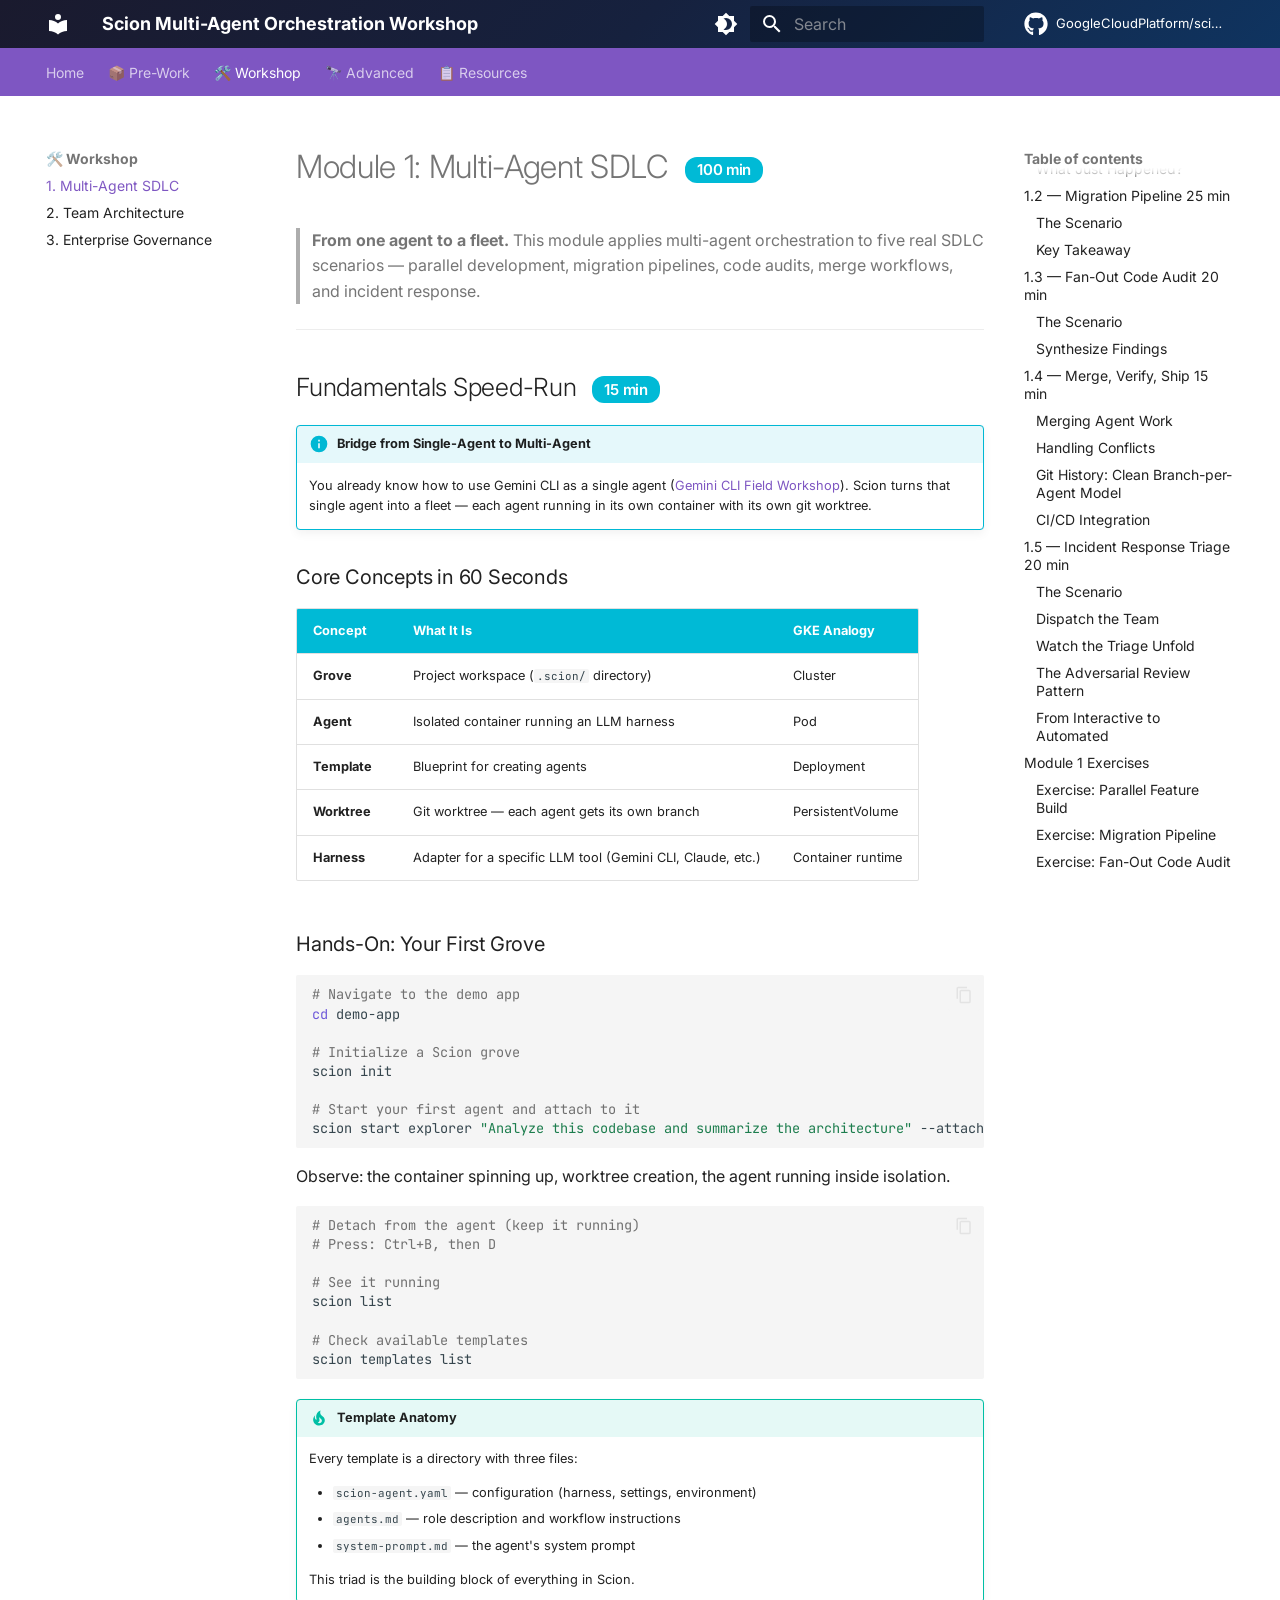
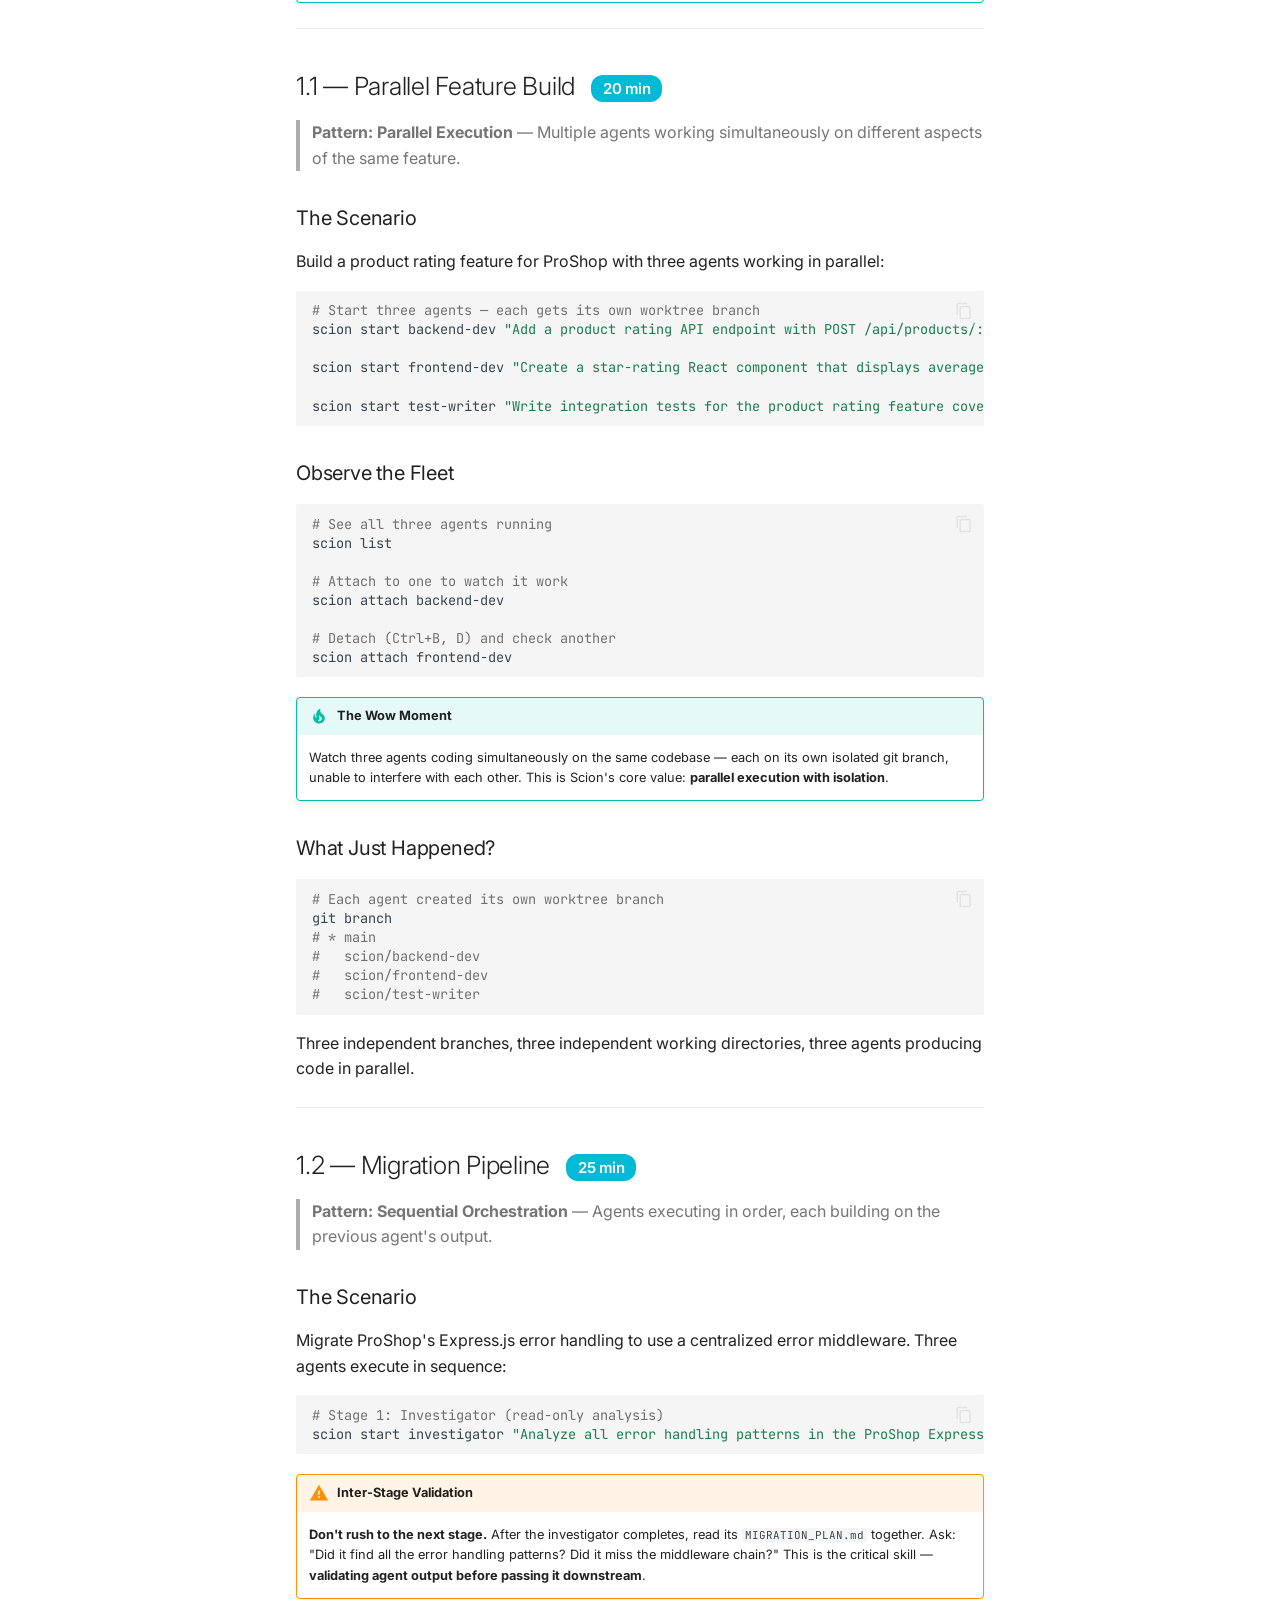
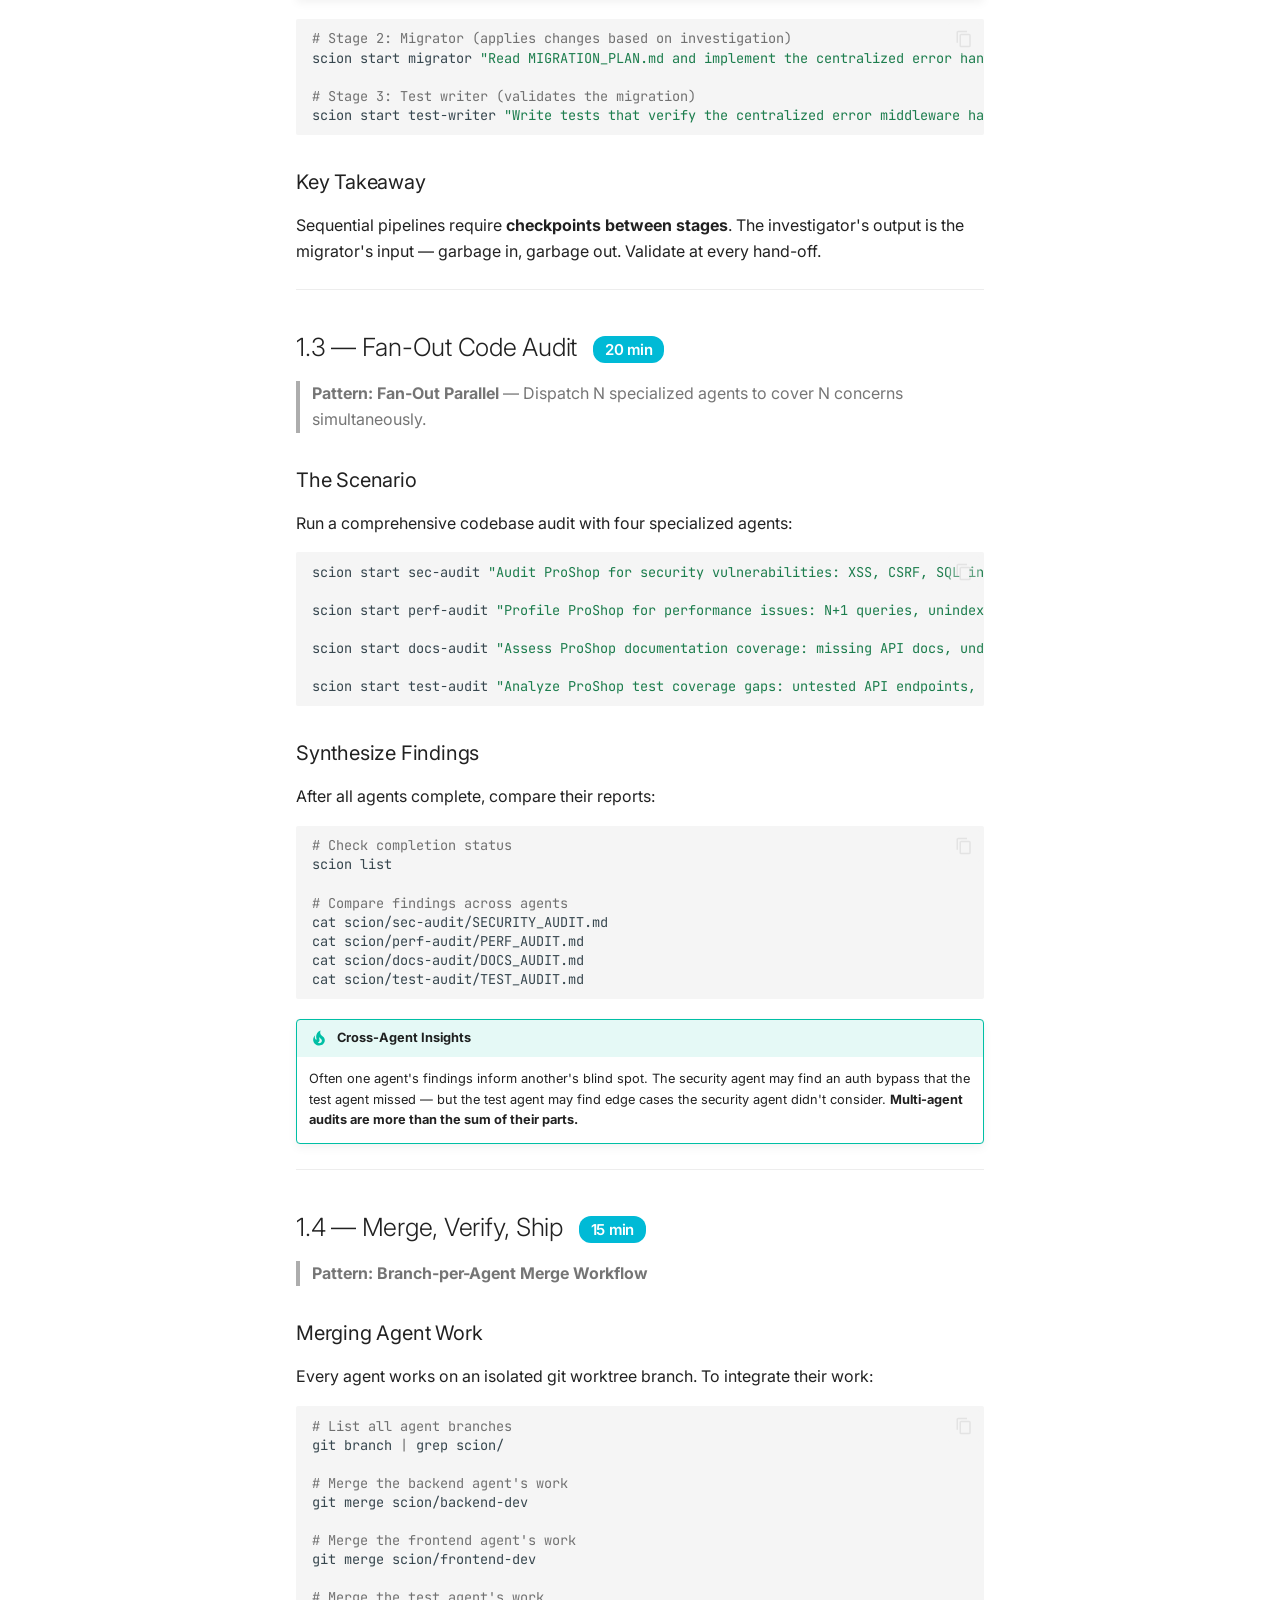
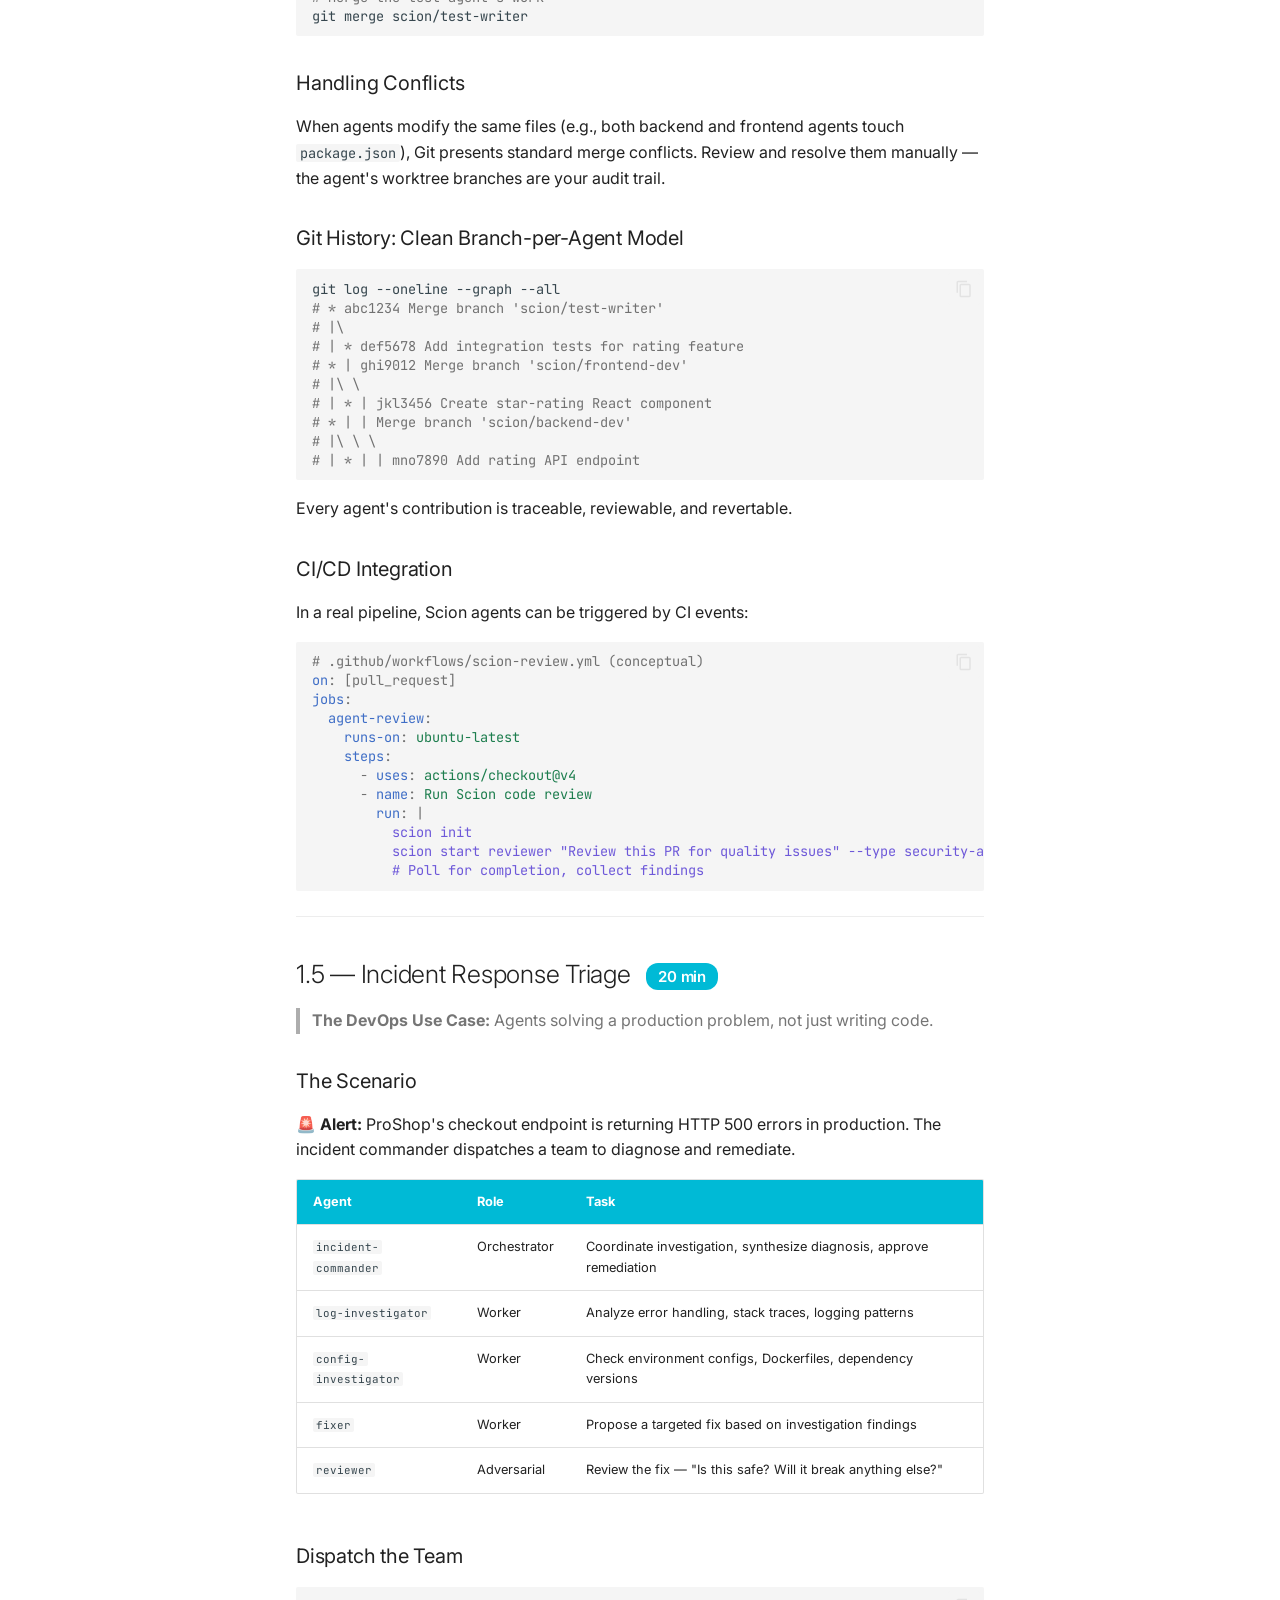
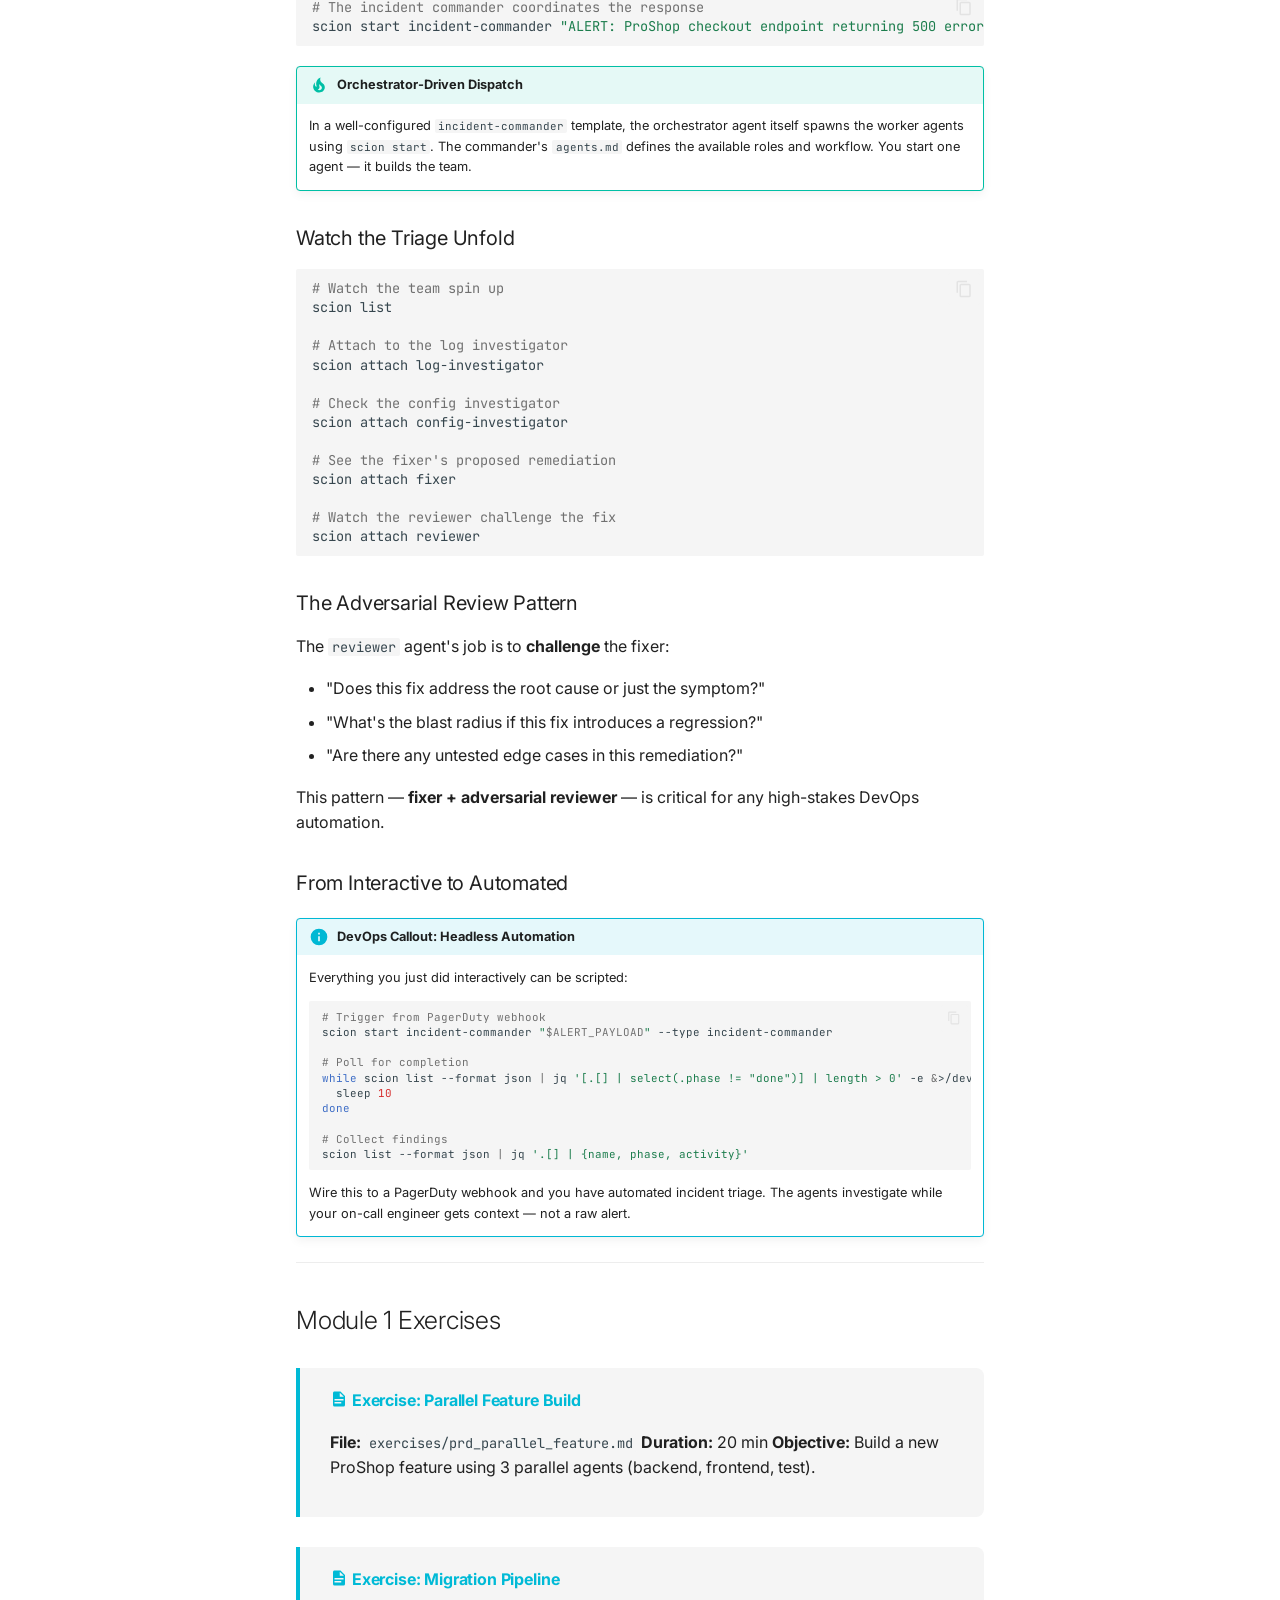
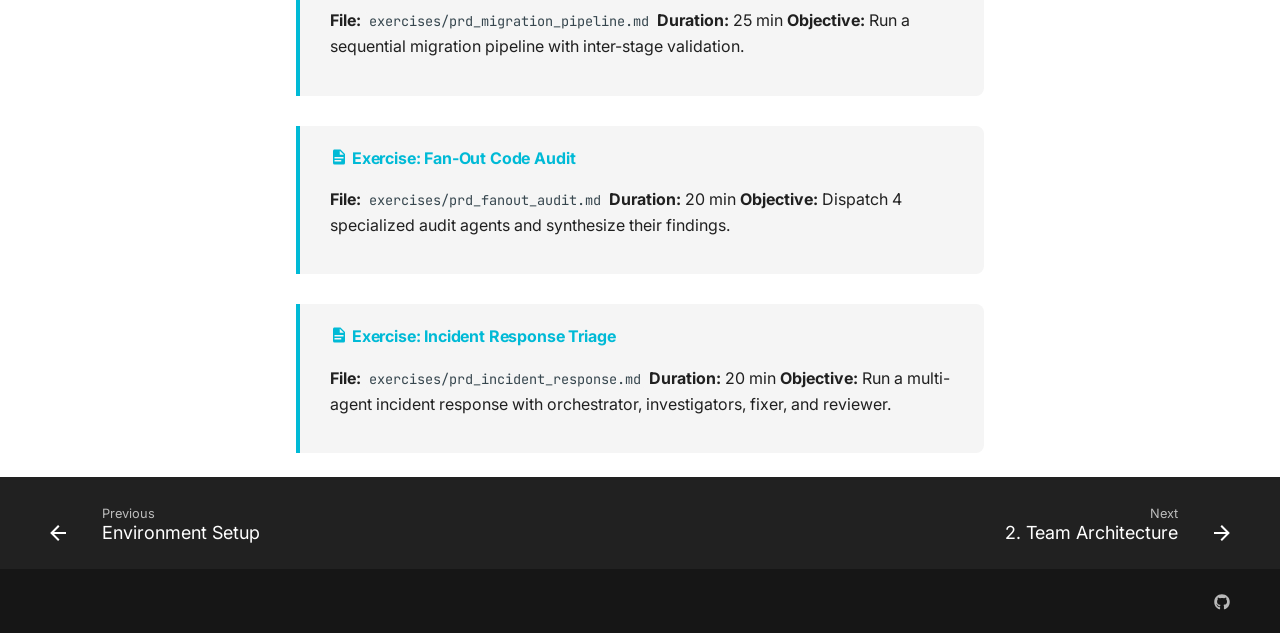
<file: multi-agent-sdlc/index.html>
<!doctype html><html lang=en class=no-js> <head><meta charset=utf-8><meta name=viewport content="width=device-width,initial-scale=1"><meta name=description content="Hands-on workshop for operationalizing multi-agent orchestration with Scion"><link href=../setup/ rel=prev><link href=../team-architecture/ rel=next><link rel=icon href=../assets/images/favicon.png><meta name=generator content="mkdocs-1.6.1, mkdocs-material-9.7.6"><title>1. Multi-Agent SDLC - Scion Multi-Agent Orchestration Workshop</title><link rel=stylesheet href=../assets/stylesheets/main.484c7ddc.min.css><link rel=stylesheet href=../assets/stylesheets/palette.ab4e12ef.min.css><link rel=preconnect href=https://fonts.gstatic.com crossorigin><link rel=stylesheet href="https://fonts.googleapis.com/css?family=Inter:300,300i,400,400i,700,700i%7CJetBrains+Mono:400,400i,700,700i&display=fallback"><style>:root{--md-text-font:"Inter";--md-code-font:"JetBrains Mono"}</style><link rel=stylesheet href=../assets/custom.css><script>__md_scope=new URL("..",location),__md_hash=e=>[...e].reduce(((e,_)=>(e<<5)-e+_.charCodeAt(0)),0),__md_get=(e,_=localStorage,t=__md_scope)=>JSON.parse(_.getItem(t.pathname+"."+e)),__md_set=(e,_,t=localStorage,a=__md_scope)=>{try{t.setItem(a.pathname+"."+e,JSON.stringify(_))}catch(e){}}</script></head> <body dir=ltr data-md-color-scheme=slate data-md-color-primary=deep-purple data-md-color-accent=cyan> <input class=md-toggle data-md-toggle=drawer type=checkbox id=__drawer autocomplete=off> <input class=md-toggle data-md-toggle=search type=checkbox id=__search autocomplete=off> <label class=md-overlay for=__drawer></label> <div data-md-component=skip> <a href=#module-1-multi-agent-sdlc-100-min class=md-skip> Skip to content </a> </div> <div data-md-component=announce> </div> <header class=md-header data-md-component=header> <nav class="md-header__inner md-grid" aria-label=Header> <a href=.. title="Scion Multi-Agent Orchestration Workshop" class="md-header__button md-logo" aria-label="Scion Multi-Agent Orchestration Workshop" data-md-component=logo> <svg xmlns=http://www.w3.org/2000/svg viewbox="0 0 24 24"><path d="M12 8a3 3 0 0 0 3-3 3 3 0 0 0-3-3 3 3 0 0 0-3 3 3 3 0 0 0 3 3m0 3.54C9.64 9.35 6.5 8 3 8v11c3.5 0 6.64 1.35 9 3.54 2.36-2.19 5.5-3.54 9-3.54V8c-3.5 0-6.64 1.35-9 3.54"/></svg> </a> <label class="md-header__button md-icon" for=__drawer> <svg xmlns=http://www.w3.org/2000/svg viewbox="0 0 24 24"><path d="M3 6h18v2H3zm0 5h18v2H3zm0 5h18v2H3z"/></svg> </label> <div class=md-header__title data-md-component=header-title> <div class=md-header__ellipsis> <div class=md-header__topic> <span class=md-ellipsis> Scion Multi-Agent Orchestration Workshop </span> </div> <div class=md-header__topic data-md-component=header-topic> <span class=md-ellipsis> 1. Multi-Agent SDLC </span> </div> </div> </div> <form class=md-header__option data-md-component=palette> <input class=md-option data-md-color-media="(prefers-color-scheme: dark)" data-md-color-scheme=slate data-md-color-primary=deep-purple data-md-color-accent=cyan aria-label="Switch to light mode" type=radio name=__palette id=__palette_0> <label class="md-header__button md-icon" title="Switch to light mode" for=__palette_1 hidden> <svg xmlns=http://www.w3.org/2000/svg viewbox="0 0 24 24"><path d="M12 8a4 4 0 0 0-4 4 4 4 0 0 0 4 4 4 4 0 0 0 4-4 4 4 0 0 0-4-4m0 10a6 6 0 0 1-6-6 6 6 0 0 1 6-6 6 6 0 0 1 6 6 6 6 0 0 1-6 6m8-9.31V4h-4.69L12 .69 8.69 4H4v4.69L.69 12 4 15.31V20h4.69L12 23.31 15.31 20H20v-4.69L23.31 12z"/></svg> </label> <input class=md-option data-md-color-media="(prefers-color-scheme: light)" data-md-color-scheme=default data-md-color-primary=deep-purple data-md-color-accent=cyan aria-label="Switch to dark mode" type=radio name=__palette id=__palette_1> <label class="md-header__button md-icon" title="Switch to dark mode" for=__palette_0 hidden> <svg xmlns=http://www.w3.org/2000/svg viewbox="0 0 24 24"><path d="M12 18c-.89 0-1.74-.2-2.5-.55C11.56 16.5 13 14.42 13 12s-1.44-4.5-3.5-5.45C10.26 6.2 11.11 6 12 6a6 6 0 0 1 6 6 6 6 0 0 1-6 6m8-9.31V4h-4.69L12 .69 8.69 4H4v4.69L.69 12 4 15.31V20h4.69L12 23.31 15.31 20H20v-4.69L23.31 12z"/></svg> </label> </form> <script>var palette=__md_get("__palette");if(palette&&palette.color){if("(prefers-color-scheme)"===palette.color.media){var media=matchMedia("(prefers-color-scheme: light)"),input=document.querySelector(media.matches?"[data-md-color-media='(prefers-color-scheme: light)']":"[data-md-color-media='(prefers-color-scheme: dark)']");palette.color.media=input.getAttribute("data-md-color-media"),palette.color.scheme=input.getAttribute("data-md-color-scheme"),palette.color.primary=input.getAttribute("data-md-color-primary"),palette.color.accent=input.getAttribute("data-md-color-accent")}for(var[key,value]of Object.entries(palette.color))document.body.setAttribute("data-md-color-"+key,value)}</script> <label class="md-header__button md-icon" for=__search> <svg xmlns=http://www.w3.org/2000/svg viewbox="0 0 24 24"><path d="M9.5 3A6.5 6.5 0 0 1 16 9.5c0 1.61-.59 3.09-1.56 4.23l.27.27h.79l5 5-1.5 1.5-5-5v-.79l-.27-.27A6.52 6.52 0 0 1 9.5 16 6.5 6.5 0 0 1 3 9.5 6.5 6.5 0 0 1 9.5 3m0 2C7 5 5 7 5 9.5S7 14 9.5 14 14 12 14 9.5 12 5 9.5 5"/></svg> </label> <div class=md-search data-md-component=search role=dialog> <label class=md-search__overlay for=__search></label> <div class=md-search__inner role=search> <form class=md-search__form name=search> <input type=text class=md-search__input name=query aria-label=Search placeholder=Search autocapitalize=off autocorrect=off autocomplete=off spellcheck=false data-md-component=search-query required> <label class="md-search__icon md-icon" for=__search> <svg xmlns=http://www.w3.org/2000/svg viewbox="0 0 24 24"><path d="M9.5 3A6.5 6.5 0 0 1 16 9.5c0 1.61-.59 3.09-1.56 4.23l.27.27h.79l5 5-1.5 1.5-5-5v-.79l-.27-.27A6.52 6.52 0 0 1 9.5 16 6.5 6.5 0 0 1 3 9.5 6.5 6.5 0 0 1 9.5 3m0 2C7 5 5 7 5 9.5S7 14 9.5 14 14 12 14 9.5 12 5 9.5 5"/></svg> <svg xmlns=http://www.w3.org/2000/svg viewbox="0 0 24 24"><path d="M20 11v2H8l5.5 5.5-1.42 1.42L4.16 12l7.92-7.92L13.5 5.5 8 11z"/></svg> </label> <nav class=md-search__options aria-label=Search> <button type=reset class="md-search__icon md-icon" title=Clear aria-label=Clear tabindex=-1> <svg xmlns=http://www.w3.org/2000/svg viewbox="0 0 24 24"><path d="M19 6.41 17.59 5 12 10.59 6.41 5 5 6.41 10.59 12 5 17.59 6.41 19 12 13.41 17.59 19 19 17.59 13.41 12z"/></svg> </button> </nav> <div class=md-search__suggest data-md-component=search-suggest></div> </form> <div class=md-search__output> <div class=md-search__scrollwrap tabindex=0 data-md-scrollfix> <div class=md-search-result data-md-component=search-result> <div class=md-search-result__meta> Initializing search </div> <ol class=md-search-result__list role=presentation></ol> </div> </div> </div> </div> </div> <div class=md-header__source> <a href=https://github.com/GoogleCloudPlatform/scion title="Go to repository" class=md-source data-md-component=source> <div class="md-source__icon md-icon"> <svg xmlns=http://www.w3.org/2000/svg viewbox="0 0 512 512"><!-- Font Awesome Free 7.1.0 by @fontawesome - https://fontawesome.com License - https://fontawesome.com/license/free (Icons: CC BY 4.0, Fonts: SIL OFL 1.1, Code: MIT License) Copyright 2025 Fonticons, Inc.--><path d="M173.9 397.4c0 2-2.3 3.6-5.2 3.6-3.3.3-5.6-1.3-5.6-3.6 0-2 2.3-3.6 5.2-3.6 3-.3 5.6 1.3 5.6 3.6m-31.1-4.5c-.7 2 1.3 4.3 4.3 4.9 2.6 1 5.6 0 6.2-2s-1.3-4.3-4.3-5.2c-2.6-.7-5.5.3-6.2 2.3m44.2-1.7c-2.9.7-4.9 2.6-4.6 4.9.3 2 2.9 3.3 5.9 2.6 2.9-.7 4.9-2.6 4.6-4.6-.3-1.9-3-3.2-5.9-2.9M252.8 8C114.1 8 8 113.3 8 252c0 110.9 69.8 205.8 169.5 239.2 12.8 2.3 17.3-5.6 17.3-12.1 0-6.2-.3-40.4-.3-61.4 0 0-70 15-84.7-29.8 0 0-11.4-29.1-27.8-36.6 0 0-22.9-15.7 1.6-15.4 0 0 24.9 2 38.6 25.8 21.9 38.6 58.6 27.5 72.9 20.9 2.3-16 8.8-27.1 16-33.7-55.9-6.2-112.3-14.3-112.3-110.5 0-27.5 7.6-41.3 23.6-58.9-2.6-6.5-11.1-33.3 2.6-67.9 20.9-6.5 69 27 69 27 20-5.6 41.5-8.5 62.8-8.5s42.8 2.9 62.8 8.5c0 0 48.1-33.6 69-27 13.7 34.7 5.2 61.4 2.6 67.9 16 17.7 25.8 31.5 25.8 58.9 0 96.5-58.9 104.2-114.8 110.5 9.2 7.9 17 22.9 17 46.4 0 33.7-.3 75.4-.3 83.6 0 6.5 4.6 14.4 17.3 12.1C436.2 457.8 504 362.9 504 252 504 113.3 391.5 8 252.8 8M105.2 352.9c-1.3 1-1 3.3.7 5.2 1.6 1.6 3.9 2.3 5.2 1 1.3-1 1-3.3-.7-5.2-1.6-1.6-3.9-2.3-5.2-1m-10.8-8.1c-.7 1.3.3 2.9 2.3 3.9 1.6 1 3.6.7 4.3-.7.7-1.3-.3-2.9-2.3-3.9-2-.6-3.6-.3-4.3.7m32.4 35.6c-1.6 1.3-1 4.3 1.3 6.2 2.3 2.3 5.2 2.6 6.5 1 1.3-1.3.7-4.3-1.3-6.2-2.2-2.3-5.2-2.6-6.5-1m-11.4-14.7c-1.6 1-1.6 3.6 0 5.9s4.3 3.3 5.6 2.3c1.6-1.3 1.6-3.9 0-6.2-1.4-2.3-4-3.3-5.6-2"/></svg> </div> <div class=md-source__repository> GoogleCloudPlatform/scion </div> </a> </div> </nav> </header> <div class=md-container data-md-component=container> <nav class=md-tabs aria-label=Tabs data-md-component=tabs> <div class=md-grid> <ul class=md-tabs__list> <li class=md-tabs__item> <a href=.. class=md-tabs__link> Home </a> </li> <li class=md-tabs__item> <a href=../setup/ class=md-tabs__link> 📦 Pre-Work </a> </li> <li class="md-tabs__item md-tabs__item--active"> <a href=./ class=md-tabs__link> 🛠️ Workshop </a> </li> <li class=md-tabs__item> <a href=../advanced-patterns/ class=md-tabs__link> 🔭 Advanced </a> </li> <li class=md-tabs__item> <a href=../cheatsheet/ class=md-tabs__link> 📋 Resources </a> </li> </ul> </div> </nav> <main class=md-main data-md-component=main> <div class="md-main__inner md-grid"> <div class="md-sidebar md-sidebar--primary" data-md-component=sidebar data-md-type=navigation> <div class=md-sidebar__scrollwrap> <div class=md-sidebar__inner> <nav class="md-nav md-nav--primary md-nav--lifted" aria-label=Navigation data-md-level=0> <label class=md-nav__title for=__drawer> <a href=.. title="Scion Multi-Agent Orchestration Workshop" class="md-nav__button md-logo" aria-label="Scion Multi-Agent Orchestration Workshop" data-md-component=logo> <svg xmlns=http://www.w3.org/2000/svg viewbox="0 0 24 24"><path d="M12 8a3 3 0 0 0 3-3 3 3 0 0 0-3-3 3 3 0 0 0-3 3 3 3 0 0 0 3 3m0 3.54C9.64 9.35 6.5 8 3 8v11c3.5 0 6.64 1.35 9 3.54 2.36-2.19 5.5-3.54 9-3.54V8c-3.5 0-6.64 1.35-9 3.54"/></svg> </a> Scion Multi-Agent Orchestration Workshop </label> <div class=md-nav__source> <a href=https://github.com/GoogleCloudPlatform/scion title="Go to repository" class=md-source data-md-component=source> <div class="md-source__icon md-icon"> <svg xmlns=http://www.w3.org/2000/svg viewbox="0 0 512 512"><!-- Font Awesome Free 7.1.0 by @fontawesome - https://fontawesome.com License - https://fontawesome.com/license/free (Icons: CC BY 4.0, Fonts: SIL OFL 1.1, Code: MIT License) Copyright 2025 Fonticons, Inc.--><path d="M173.9 397.4c0 2-2.3 3.6-5.2 3.6-3.3.3-5.6-1.3-5.6-3.6 0-2 2.3-3.6 5.2-3.6 3-.3 5.6 1.3 5.6 3.6m-31.1-4.5c-.7 2 1.3 4.3 4.3 4.9 2.6 1 5.6 0 6.2-2s-1.3-4.3-4.3-5.2c-2.6-.7-5.5.3-6.2 2.3m44.2-1.7c-2.9.7-4.9 2.6-4.6 4.9.3 2 2.9 3.3 5.9 2.6 2.9-.7 4.9-2.6 4.6-4.6-.3-1.9-3-3.2-5.9-2.9M252.8 8C114.1 8 8 113.3 8 252c0 110.9 69.8 205.8 169.5 239.2 12.8 2.3 17.3-5.6 17.3-12.1 0-6.2-.3-40.4-.3-61.4 0 0-70 15-84.7-29.8 0 0-11.4-29.1-27.8-36.6 0 0-22.9-15.7 1.6-15.4 0 0 24.9 2 38.6 25.8 21.9 38.6 58.6 27.5 72.9 20.9 2.3-16 8.8-27.1 16-33.7-55.9-6.2-112.3-14.3-112.3-110.5 0-27.5 7.6-41.3 23.6-58.9-2.6-6.5-11.1-33.3 2.6-67.9 20.9-6.5 69 27 69 27 20-5.6 41.5-8.5 62.8-8.5s42.8 2.9 62.8 8.5c0 0 48.1-33.6 69-27 13.7 34.7 5.2 61.4 2.6 67.9 16 17.7 25.8 31.5 25.8 58.9 0 96.5-58.9 104.2-114.8 110.5 9.2 7.9 17 22.9 17 46.4 0 33.7-.3 75.4-.3 83.6 0 6.5 4.6 14.4 17.3 12.1C436.2 457.8 504 362.9 504 252 504 113.3 391.5 8 252.8 8M105.2 352.9c-1.3 1-1 3.3.7 5.2 1.6 1.6 3.9 2.3 5.2 1 1.3-1 1-3.3-.7-5.2-1.6-1.6-3.9-2.3-5.2-1m-10.8-8.1c-.7 1.3.3 2.9 2.3 3.9 1.6 1 3.6.7 4.3-.7.7-1.3-.3-2.9-2.3-3.9-2-.6-3.6-.3-4.3.7m32.4 35.6c-1.6 1.3-1 4.3 1.3 6.2 2.3 2.3 5.2 2.6 6.5 1 1.3-1.3.7-4.3-1.3-6.2-2.2-2.3-5.2-2.6-6.5-1m-11.4-14.7c-1.6 1-1.6 3.6 0 5.9s4.3 3.3 5.6 2.3c1.6-1.3 1.6-3.9 0-6.2-1.4-2.3-4-3.3-5.6-2"/></svg> </div> <div class=md-source__repository> GoogleCloudPlatform/scion </div> </a> </div> <ul class=md-nav__list data-md-scrollfix> <li class=md-nav__item> <a href=.. class=md-nav__link> <span class=md-ellipsis> Home </span> </a> </li> <li class="md-nav__item md-nav__item--nested"> <input class="md-nav__toggle md-toggle md-toggle--indeterminate" type=checkbox id=__nav_2> <label class=md-nav__link for=__nav_2 id=__nav_2_label tabindex=0> <span class=md-ellipsis> 📦 Pre-Work </span> <span class="md-nav__icon md-icon"></span> </label> <nav class=md-nav data-md-level=1 aria-labelledby=__nav_2_label aria-expanded=false> <label class=md-nav__title for=__nav_2> <span class="md-nav__icon md-icon"></span> 📦 Pre-Work </label> <ul class=md-nav__list data-md-scrollfix> <li class=md-nav__item> <a href=../setup/ class=md-nav__link> <span class=md-ellipsis> Environment Setup </span> </a> </li> </ul> </nav> </li> <li class="md-nav__item md-nav__item--active md-nav__item--section md-nav__item--nested"> <input class="md-nav__toggle md-toggle " type=checkbox id=__nav_3 checked> <label class=md-nav__link for=__nav_3 id=__nav_3_label tabindex> <span class=md-ellipsis> 🛠️ Workshop </span> <span class="md-nav__icon md-icon"></span> </label> <nav class=md-nav data-md-level=1 aria-labelledby=__nav_3_label aria-expanded=true> <label class=md-nav__title for=__nav_3> <span class="md-nav__icon md-icon"></span> 🛠️ Workshop </label> <ul class=md-nav__list data-md-scrollfix> <li class="md-nav__item md-nav__item--active"> <input class="md-nav__toggle md-toggle" type=checkbox id=__toc> <label class="md-nav__link md-nav__link--active" for=__toc> <span class=md-ellipsis> 1. Multi-Agent SDLC </span> <span class="md-nav__icon md-icon"></span> </label> <a href=./ class="md-nav__link md-nav__link--active"> <span class=md-ellipsis> 1. Multi-Agent SDLC </span> </a> <nav class="md-nav md-nav--secondary" aria-label="Table of contents"> <label class=md-nav__title for=__toc> <span class="md-nav__icon md-icon"></span> Table of contents </label> <ul class=md-nav__list data-md-component=toc data-md-scrollfix> <li class=md-nav__item> <a href=#fundamentals-speed-run-15-min class=md-nav__link> <span class=md-ellipsis> Fundamentals Speed-Run 15 min </span> </a> <nav class=md-nav aria-label="Fundamentals Speed-Run 15 min"> <ul class=md-nav__list> <li class=md-nav__item> <a href=#core-concepts-in-60-seconds class=md-nav__link> <span class=md-ellipsis> Core Concepts in 60 Seconds </span> </a> </li> <li class=md-nav__item> <a href=#hands-on-your-first-grove class=md-nav__link> <span class=md-ellipsis> Hands-On: Your First Grove </span> </a> </li> </ul> </nav> </li> <li class=md-nav__item> <a href=#11-parallel-feature-build-20-min class=md-nav__link> <span class=md-ellipsis> 1.1 — Parallel Feature Build 20 min </span> </a> <nav class=md-nav aria-label="1.1 — Parallel Feature Build 20 min"> <ul class=md-nav__list> <li class=md-nav__item> <a href=#the-scenario class=md-nav__link> <span class=md-ellipsis> The Scenario </span> </a> </li> <li class=md-nav__item> <a href=#observe-the-fleet class=md-nav__link> <span class=md-ellipsis> Observe the Fleet </span> </a> </li> <li class=md-nav__item> <a href=#what-just-happened class=md-nav__link> <span class=md-ellipsis> What Just Happened? </span> </a> </li> </ul> </nav> </li> <li class=md-nav__item> <a href=#12-migration-pipeline-25-min class=md-nav__link> <span class=md-ellipsis> 1.2 — Migration Pipeline 25 min </span> </a> <nav class=md-nav aria-label="1.2 — Migration Pipeline 25 min"> <ul class=md-nav__list> <li class=md-nav__item> <a href=#the-scenario_1 class=md-nav__link> <span class=md-ellipsis> The Scenario </span> </a> </li> <li class=md-nav__item> <a href=#key-takeaway class=md-nav__link> <span class=md-ellipsis> Key Takeaway </span> </a> </li> </ul> </nav> </li> <li class=md-nav__item> <a href=#13-fan-out-code-audit-20-min class=md-nav__link> <span class=md-ellipsis> 1.3 — Fan-Out Code Audit 20 min </span> </a> <nav class=md-nav aria-label="1.3 — Fan-Out Code Audit 20 min"> <ul class=md-nav__list> <li class=md-nav__item> <a href=#the-scenario_2 class=md-nav__link> <span class=md-ellipsis> The Scenario </span> </a> </li> <li class=md-nav__item> <a href=#synthesize-findings class=md-nav__link> <span class=md-ellipsis> Synthesize Findings </span> </a> </li> </ul> </nav> </li> <li class=md-nav__item> <a href=#14-merge-verify-ship-15-min class=md-nav__link> <span class=md-ellipsis> 1.4 — Merge, Verify, Ship 15 min </span> </a> <nav class=md-nav aria-label="1.4 — Merge, Verify, Ship 15 min"> <ul class=md-nav__list> <li class=md-nav__item> <a href=#merging-agent-work class=md-nav__link> <span class=md-ellipsis> Merging Agent Work </span> </a> </li> <li class=md-nav__item> <a href=#handling-conflicts class=md-nav__link> <span class=md-ellipsis> Handling Conflicts </span> </a> </li> <li class=md-nav__item> <a href=#git-history-clean-branch-per-agent-model class=md-nav__link> <span class=md-ellipsis> Git History: Clean Branch-per-Agent Model </span> </a> </li> <li class=md-nav__item> <a href=#cicd-integration class=md-nav__link> <span class=md-ellipsis> CI/CD Integration </span> </a> </li> </ul> </nav> </li> <li class=md-nav__item> <a href=#15-incident-response-triage-20-min class=md-nav__link> <span class=md-ellipsis> 1.5 — Incident Response Triage 20 min </span> </a> <nav class=md-nav aria-label="1.5 — Incident Response Triage 20 min"> <ul class=md-nav__list> <li class=md-nav__item> <a href=#the-scenario_3 class=md-nav__link> <span class=md-ellipsis> The Scenario </span> </a> </li> <li class=md-nav__item> <a href=#dispatch-the-team class=md-nav__link> <span class=md-ellipsis> Dispatch the Team </span> </a> </li> <li class=md-nav__item> <a href=#watch-the-triage-unfold class=md-nav__link> <span class=md-ellipsis> Watch the Triage Unfold </span> </a> </li> <li class=md-nav__item> <a href=#the-adversarial-review-pattern class=md-nav__link> <span class=md-ellipsis> The Adversarial Review Pattern </span> </a> </li> <li class=md-nav__item> <a href=#from-interactive-to-automated class=md-nav__link> <span class=md-ellipsis> From Interactive to Automated </span> </a> </li> </ul> </nav> </li> <li class=md-nav__item> <a href=#module-1-exercises class=md-nav__link> <span class=md-ellipsis> Module 1 Exercises </span> </a> <nav class=md-nav aria-label="Module 1 Exercises"> <ul class=md-nav__list> <li class=md-nav__item> <a href=#exercise-parallel-feature-build class=md-nav__link> <span class=md-ellipsis> Exercise: Parallel Feature Build </span> </a> </li> <li class=md-nav__item> <a href=#exercise-migration-pipeline class=md-nav__link> <span class=md-ellipsis> Exercise: Migration Pipeline </span> </a> </li> <li class=md-nav__item> <a href=#exercise-fan-out-code-audit class=md-nav__link> <span class=md-ellipsis> Exercise: Fan-Out Code Audit </span> </a> </li> <li class=md-nav__item> <a href=#exercise-incident-response-triage class=md-nav__link> <span class=md-ellipsis> Exercise: Incident Response Triage </span> </a> </li> </ul> </nav> </li> </ul> </nav> </li> <li class=md-nav__item> <a href=../team-architecture/ class=md-nav__link> <span class=md-ellipsis> 2. Team Architecture </span> </a> </li> <li class=md-nav__item> <a href=../governance/ class=md-nav__link> <span class=md-ellipsis> 3. Enterprise Governance </span> </a> </li> </ul> </nav> </li> <li class="md-nav__item md-nav__item--nested"> <input class="md-nav__toggle md-toggle md-toggle--indeterminate" type=checkbox id=__nav_4> <label class=md-nav__link for=__nav_4 id=__nav_4_label tabindex=0> <span class=md-ellipsis> 🔭 Advanced </span> <span class="md-nav__icon md-icon"></span> </label> <nav class=md-nav data-md-level=1 aria-labelledby=__nav_4_label aria-expanded=false> <label class=md-nav__title for=__nav_4> <span class="md-nav__icon md-icon"></span> 🔭 Advanced </label> <ul class=md-nav__list data-md-scrollfix> <li class=md-nav__item> <a href=../advanced-patterns/ class=md-nav__link> <span class=md-ellipsis> Hub & Ecosystem </span> </a> </li> </ul> </nav> </li> <li class="md-nav__item md-nav__item--nested"> <input class="md-nav__toggle md-toggle md-toggle--indeterminate" type=checkbox id=__nav_5> <label class=md-nav__link for=__nav_5 id=__nav_5_label tabindex=0> <span class=md-ellipsis> 📋 Resources </span> <span class="md-nav__icon md-icon"></span> </label> <nav class=md-nav data-md-level=1 aria-labelledby=__nav_5_label aria-expanded=false> <label class=md-nav__title for=__nav_5> <span class="md-nav__icon md-icon"></span> 📋 Resources </label> <ul class=md-nav__list data-md-scrollfix> <li class=md-nav__item> <a href=../cheatsheet/ class=md-nav__link> <span class=md-ellipsis> Cheatsheet </span> </a> </li> <li class=md-nav__item> <a href=../facilitator-guide/ class=md-nav__link> <span class=md-ellipsis> Facilitator Guide </span> </a> </li> </ul> </nav> </li> </ul> </nav> </div> </div> </div> <div class="md-sidebar md-sidebar--secondary" data-md-component=sidebar data-md-type=toc> <div class=md-sidebar__scrollwrap> <div class=md-sidebar__inner> <nav class="md-nav md-nav--secondary" aria-label="Table of contents"> <label class=md-nav__title for=__toc> <span class="md-nav__icon md-icon"></span> Table of contents </label> <ul class=md-nav__list data-md-component=toc data-md-scrollfix> <li class=md-nav__item> <a href=#fundamentals-speed-run-15-min class=md-nav__link> <span class=md-ellipsis> Fundamentals Speed-Run 15 min </span> </a> <nav class=md-nav aria-label="Fundamentals Speed-Run 15 min"> <ul class=md-nav__list> <li class=md-nav__item> <a href=#core-concepts-in-60-seconds class=md-nav__link> <span class=md-ellipsis> Core Concepts in 60 Seconds </span> </a> </li> <li class=md-nav__item> <a href=#hands-on-your-first-grove class=md-nav__link> <span class=md-ellipsis> Hands-On: Your First Grove </span> </a> </li> </ul> </nav> </li> <li class=md-nav__item> <a href=#11-parallel-feature-build-20-min class=md-nav__link> <span class=md-ellipsis> 1.1 — Parallel Feature Build 20 min </span> </a> <nav class=md-nav aria-label="1.1 — Parallel Feature Build 20 min"> <ul class=md-nav__list> <li class=md-nav__item> <a href=#the-scenario class=md-nav__link> <span class=md-ellipsis> The Scenario </span> </a> </li> <li class=md-nav__item> <a href=#observe-the-fleet class=md-nav__link> <span class=md-ellipsis> Observe the Fleet </span> </a> </li> <li class=md-nav__item> <a href=#what-just-happened class=md-nav__link> <span class=md-ellipsis> What Just Happened? </span> </a> </li> </ul> </nav> </li> <li class=md-nav__item> <a href=#12-migration-pipeline-25-min class=md-nav__link> <span class=md-ellipsis> 1.2 — Migration Pipeline 25 min </span> </a> <nav class=md-nav aria-label="1.2 — Migration Pipeline 25 min"> <ul class=md-nav__list> <li class=md-nav__item> <a href=#the-scenario_1 class=md-nav__link> <span class=md-ellipsis> The Scenario </span> </a> </li> <li class=md-nav__item> <a href=#key-takeaway class=md-nav__link> <span class=md-ellipsis> Key Takeaway </span> </a> </li> </ul> </nav> </li> <li class=md-nav__item> <a href=#13-fan-out-code-audit-20-min class=md-nav__link> <span class=md-ellipsis> 1.3 — Fan-Out Code Audit 20 min </span> </a> <nav class=md-nav aria-label="1.3 — Fan-Out Code Audit 20 min"> <ul class=md-nav__list> <li class=md-nav__item> <a href=#the-scenario_2 class=md-nav__link> <span class=md-ellipsis> The Scenario </span> </a> </li> <li class=md-nav__item> <a href=#synthesize-findings class=md-nav__link> <span class=md-ellipsis> Synthesize Findings </span> </a> </li> </ul> </nav> </li> <li class=md-nav__item> <a href=#14-merge-verify-ship-15-min class=md-nav__link> <span class=md-ellipsis> 1.4 — Merge, Verify, Ship 15 min </span> </a> <nav class=md-nav aria-label="1.4 — Merge, Verify, Ship 15 min"> <ul class=md-nav__list> <li class=md-nav__item> <a href=#merging-agent-work class=md-nav__link> <span class=md-ellipsis> Merging Agent Work </span> </a> </li> <li class=md-nav__item> <a href=#handling-conflicts class=md-nav__link> <span class=md-ellipsis> Handling Conflicts </span> </a> </li> <li class=md-nav__item> <a href=#git-history-clean-branch-per-agent-model class=md-nav__link> <span class=md-ellipsis> Git History: Clean Branch-per-Agent Model </span> </a> </li> <li class=md-nav__item> <a href=#cicd-integration class=md-nav__link> <span class=md-ellipsis> CI/CD Integration </span> </a> </li> </ul> </nav> </li> <li class=md-nav__item> <a href=#15-incident-response-triage-20-min class=md-nav__link> <span class=md-ellipsis> 1.5 — Incident Response Triage 20 min </span> </a> <nav class=md-nav aria-label="1.5 — Incident Response Triage 20 min"> <ul class=md-nav__list> <li class=md-nav__item> <a href=#the-scenario_3 class=md-nav__link> <span class=md-ellipsis> The Scenario </span> </a> </li> <li class=md-nav__item> <a href=#dispatch-the-team class=md-nav__link> <span class=md-ellipsis> Dispatch the Team </span> </a> </li> <li class=md-nav__item> <a href=#watch-the-triage-unfold class=md-nav__link> <span class=md-ellipsis> Watch the Triage Unfold </span> </a> </li> <li class=md-nav__item> <a href=#the-adversarial-review-pattern class=md-nav__link> <span class=md-ellipsis> The Adversarial Review Pattern </span> </a> </li> <li class=md-nav__item> <a href=#from-interactive-to-automated class=md-nav__link> <span class=md-ellipsis> From Interactive to Automated </span> </a> </li> </ul> </nav> </li> <li class=md-nav__item> <a href=#module-1-exercises class=md-nav__link> <span class=md-ellipsis> Module 1 Exercises </span> </a> <nav class=md-nav aria-label="Module 1 Exercises"> <ul class=md-nav__list> <li class=md-nav__item> <a href=#exercise-parallel-feature-build class=md-nav__link> <span class=md-ellipsis> Exercise: Parallel Feature Build </span> </a> </li> <li class=md-nav__item> <a href=#exercise-migration-pipeline class=md-nav__link> <span class=md-ellipsis> Exercise: Migration Pipeline </span> </a> </li> <li class=md-nav__item> <a href=#exercise-fan-out-code-audit class=md-nav__link> <span class=md-ellipsis> Exercise: Fan-Out Code Audit </span> </a> </li> <li class=md-nav__item> <a href=#exercise-incident-response-triage class=md-nav__link> <span class=md-ellipsis> Exercise: Incident Response Triage </span> </a> </li> </ul> </nav> </li> </ul> </nav> </div> </div> </div> <div class=md-content data-md-component=content> <article class="md-content__inner md-typeset"> <h1 id=module-1-multi-agent-sdlc-100-min>Module 1: Multi-Agent SDLC <span class=duration-badge>100 min</span><a class=headerlink href=#module-1-multi-agent-sdlc-100-min title="Permanent link">&para;</a></h1> <blockquote> <p><strong>From one agent to a fleet.</strong> This module applies multi-agent orchestration to five real SDLC scenarios — parallel development, migration pipelines, code audits, merge workflows, and incident response.</p> </blockquote> <hr> <h2 id=fundamentals-speed-run-15-min>Fundamentals Speed-Run <span class=duration-badge>15 min</span><a class=headerlink href=#fundamentals-speed-run-15-min title="Permanent link">&para;</a></h2> <div class="admonition info"> <p class=admonition-title>Bridge from Single-Agent to Multi-Agent</p> <p>You already know how to use Gemini CLI as a single agent (<a href=https://github.com/pauldatta/gemini-cli-field-workshop>Gemini CLI Field Workshop</a>). Scion turns that single agent into a fleet — each agent running in its own container with its own git worktree.</p> </div> <h3 id=core-concepts-in-60-seconds>Core Concepts in 60 Seconds<a class=headerlink href=#core-concepts-in-60-seconds title="Permanent link">&para;</a></h3> <table> <thead> <tr> <th>Concept</th> <th>What It Is</th> <th>GKE Analogy</th> </tr> </thead> <tbody> <tr> <td><strong>Grove</strong></td> <td>Project workspace (<code>.scion/</code> directory)</td> <td>Cluster</td> </tr> <tr> <td><strong>Agent</strong></td> <td>Isolated container running an LLM harness</td> <td>Pod</td> </tr> <tr> <td><strong>Template</strong></td> <td>Blueprint for creating agents</td> <td>Deployment</td> </tr> <tr> <td><strong>Worktree</strong></td> <td>Git worktree — each agent gets its own branch</td> <td>PersistentVolume</td> </tr> <tr> <td><strong>Harness</strong></td> <td>Adapter for a specific LLM tool (Gemini CLI, Claude, etc.)</td> <td>Container runtime</td> </tr> </tbody> </table> <h3 id=hands-on-your-first-grove>Hands-On: Your First Grove<a class=headerlink href=#hands-on-your-first-grove title="Permanent link">&para;</a></h3> <div class="language-bash highlight"><pre><span></span><code><span id=__span-0-1><a id=__codelineno-0-1 name=__codelineno-0-1 href=#__codelineno-0-1></a><span class=c1># Navigate to the demo app</span>
</span><span id=__span-0-2><a id=__codelineno-0-2 name=__codelineno-0-2 href=#__codelineno-0-2></a><span class=nb>cd</span><span class=w> </span>demo-app
</span><span id=__span-0-3><a id=__codelineno-0-3 name=__codelineno-0-3 href=#__codelineno-0-3></a>
</span><span id=__span-0-4><a id=__codelineno-0-4 name=__codelineno-0-4 href=#__codelineno-0-4></a><span class=c1># Initialize a Scion grove</span>
</span><span id=__span-0-5><a id=__codelineno-0-5 name=__codelineno-0-5 href=#__codelineno-0-5></a>scion<span class=w> </span>init
</span><span id=__span-0-6><a id=__codelineno-0-6 name=__codelineno-0-6 href=#__codelineno-0-6></a>
</span><span id=__span-0-7><a id=__codelineno-0-7 name=__codelineno-0-7 href=#__codelineno-0-7></a><span class=c1># Start your first agent and attach to it</span>
</span><span id=__span-0-8><a id=__codelineno-0-8 name=__codelineno-0-8 href=#__codelineno-0-8></a>scion<span class=w> </span>start<span class=w> </span>explorer<span class=w> </span><span class=s2>&quot;Analyze this codebase and summarize the architecture&quot;</span><span class=w> </span>--attach
</span></code></pre></div> <p>Observe: the container spinning up, worktree creation, the agent running inside isolation.</p> <div class="language-bash highlight"><pre><span></span><code><span id=__span-1-1><a id=__codelineno-1-1 name=__codelineno-1-1 href=#__codelineno-1-1></a><span class=c1># Detach from the agent (keep it running)</span>
</span><span id=__span-1-2><a id=__codelineno-1-2 name=__codelineno-1-2 href=#__codelineno-1-2></a><span class=c1># Press: Ctrl+B, then D</span>
</span><span id=__span-1-3><a id=__codelineno-1-3 name=__codelineno-1-3 href=#__codelineno-1-3></a>
</span><span id=__span-1-4><a id=__codelineno-1-4 name=__codelineno-1-4 href=#__codelineno-1-4></a><span class=c1># See it running</span>
</span><span id=__span-1-5><a id=__codelineno-1-5 name=__codelineno-1-5 href=#__codelineno-1-5></a>scion<span class=w> </span>list
</span><span id=__span-1-6><a id=__codelineno-1-6 name=__codelineno-1-6 href=#__codelineno-1-6></a>
</span><span id=__span-1-7><a id=__codelineno-1-7 name=__codelineno-1-7 href=#__codelineno-1-7></a><span class=c1># Check available templates</span>
</span><span id=__span-1-8><a id=__codelineno-1-8 name=__codelineno-1-8 href=#__codelineno-1-8></a>scion<span class=w> </span>templates<span class=w> </span>list
</span></code></pre></div> <div class="admonition tip"> <p class=admonition-title>Template Anatomy</p> <p>Every template is a directory with three files:</p> <ul> <li><code>scion-agent.yaml</code> — configuration (harness, settings, environment)</li> <li><code>agents.md</code> — role description and workflow instructions</li> <li><code>system-prompt.md</code> — the agent's system prompt</li> </ul> <p>This triad is the building block of everything in Scion.</p> </div> <hr> <h2 id=11-parallel-feature-build-20-min>1.1 — Parallel Feature Build <span class=duration-badge>20 min</span><a class=headerlink href=#11-parallel-feature-build-20-min title="Permanent link">&para;</a></h2> <blockquote> <p><strong>Pattern: Parallel Execution</strong> — Multiple agents working simultaneously on different aspects of the same feature.</p> </blockquote> <h3 id=the-scenario>The Scenario<a class=headerlink href=#the-scenario title="Permanent link">&para;</a></h3> <p>Build a product rating feature for ProShop with three agents working in parallel:</p> <div class="language-bash highlight"><pre><span></span><code><span id=__span-2-1><a id=__codelineno-2-1 name=__codelineno-2-1 href=#__codelineno-2-1></a><span class=c1># Start three agents — each gets its own worktree branch</span>
</span><span id=__span-2-2><a id=__codelineno-2-2 name=__codelineno-2-2 href=#__codelineno-2-2></a>scion<span class=w> </span>start<span class=w> </span>backend-dev<span class=w> </span><span class=s2>&quot;Add a product rating API endpoint with POST /api/products/:id/ratings and GET /api/products/:id/ratings. Use MongoDB for storage.&quot;</span><span class=w> </span>--type<span class=w> </span>test-engineer
</span><span id=__span-2-3><a id=__codelineno-2-3 name=__codelineno-2-3 href=#__codelineno-2-3></a>
</span><span id=__span-2-4><a id=__codelineno-2-4 name=__codelineno-2-4 href=#__codelineno-2-4></a>scion<span class=w> </span>start<span class=w> </span>frontend-dev<span class=w> </span><span class=s2>&quot;Create a star-rating React component that displays average rating and allows users to submit ratings via the API.&quot;</span><span class=w> </span>--type<span class=w> </span>test-engineer
</span><span id=__span-2-5><a id=__codelineno-2-5 name=__codelineno-2-5 href=#__codelineno-2-5></a>
</span><span id=__span-2-6><a id=__codelineno-2-6 name=__codelineno-2-6 href=#__codelineno-2-6></a>scion<span class=w> </span>start<span class=w> </span>test-writer<span class=w> </span><span class=s2>&quot;Write integration tests for the product rating feature covering both API endpoints and the React component rendering.&quot;</span><span class=w> </span>--type<span class=w> </span>test-engineer
</span></code></pre></div> <h3 id=observe-the-fleet>Observe the Fleet<a class=headerlink href=#observe-the-fleet title="Permanent link">&para;</a></h3> <div class="language-bash highlight"><pre><span></span><code><span id=__span-3-1><a id=__codelineno-3-1 name=__codelineno-3-1 href=#__codelineno-3-1></a><span class=c1># See all three agents running</span>
</span><span id=__span-3-2><a id=__codelineno-3-2 name=__codelineno-3-2 href=#__codelineno-3-2></a>scion<span class=w> </span>list
</span><span id=__span-3-3><a id=__codelineno-3-3 name=__codelineno-3-3 href=#__codelineno-3-3></a>
</span><span id=__span-3-4><a id=__codelineno-3-4 name=__codelineno-3-4 href=#__codelineno-3-4></a><span class=c1># Attach to one to watch it work</span>
</span><span id=__span-3-5><a id=__codelineno-3-5 name=__codelineno-3-5 href=#__codelineno-3-5></a>scion<span class=w> </span>attach<span class=w> </span>backend-dev
</span><span id=__span-3-6><a id=__codelineno-3-6 name=__codelineno-3-6 href=#__codelineno-3-6></a>
</span><span id=__span-3-7><a id=__codelineno-3-7 name=__codelineno-3-7 href=#__codelineno-3-7></a><span class=c1># Detach (Ctrl+B, D) and check another</span>
</span><span id=__span-3-8><a id=__codelineno-3-8 name=__codelineno-3-8 href=#__codelineno-3-8></a>scion<span class=w> </span>attach<span class=w> </span>frontend-dev
</span></code></pre></div> <div class="admonition tip"> <p class=admonition-title>The Wow Moment</p> <p>Watch three agents coding simultaneously on the same codebase — each on its own isolated git branch, unable to interfere with each other. This is Scion's core value: <strong>parallel execution with isolation</strong>.</p> </div> <h3 id=what-just-happened>What Just Happened?<a class=headerlink href=#what-just-happened title="Permanent link">&para;</a></h3> <div class="language-bash highlight"><pre><span></span><code><span id=__span-4-1><a id=__codelineno-4-1 name=__codelineno-4-1 href=#__codelineno-4-1></a><span class=c1># Each agent created its own worktree branch</span>
</span><span id=__span-4-2><a id=__codelineno-4-2 name=__codelineno-4-2 href=#__codelineno-4-2></a>git<span class=w> </span>branch
</span><span id=__span-4-3><a id=__codelineno-4-3 name=__codelineno-4-3 href=#__codelineno-4-3></a><span class=c1># * main</span>
</span><span id=__span-4-4><a id=__codelineno-4-4 name=__codelineno-4-4 href=#__codelineno-4-4></a><span class=c1>#   scion/backend-dev</span>
</span><span id=__span-4-5><a id=__codelineno-4-5 name=__codelineno-4-5 href=#__codelineno-4-5></a><span class=c1>#   scion/frontend-dev</span>
</span><span id=__span-4-6><a id=__codelineno-4-6 name=__codelineno-4-6 href=#__codelineno-4-6></a><span class=c1>#   scion/test-writer</span>
</span></code></pre></div> <p>Three independent branches, three independent working directories, three agents producing code in parallel.</p> <hr> <h2 id=12-migration-pipeline-25-min>1.2 — Migration Pipeline <span class=duration-badge>25 min</span><a class=headerlink href=#12-migration-pipeline-25-min title="Permanent link">&para;</a></h2> <blockquote> <p><strong>Pattern: Sequential Orchestration</strong> — Agents executing in order, each building on the previous agent's output.</p> </blockquote> <h3 id=the-scenario_1>The Scenario<a class=headerlink href=#the-scenario_1 title="Permanent link">&para;</a></h3> <p>Migrate ProShop's Express.js error handling to use a centralized error middleware. Three agents execute in sequence:</p> <div class="language-bash highlight"><pre><span></span><code><span id=__span-5-1><a id=__codelineno-5-1 name=__codelineno-5-1 href=#__codelineno-5-1></a><span class=c1># Stage 1: Investigator (read-only analysis)</span>
</span><span id=__span-5-2><a id=__codelineno-5-2 name=__codelineno-5-2 href=#__codelineno-5-2></a>scion<span class=w> </span>start<span class=w> </span>investigator<span class=w> </span><span class=s2>&quot;Analyze all error handling patterns in the ProShop Express.js backend. Document every try/catch, error response, and inconsistency. Output a structured migration plan to MIGRATION_PLAN.md.&quot;</span><span class=w> </span>--type<span class=w> </span>security-auditor
</span></code></pre></div> <div class="admonition warning"> <p class=admonition-title>Inter-Stage Validation</p> <p><strong>Don't rush to the next stage.</strong> After the investigator completes, read its <code>MIGRATION_PLAN.md</code> together. Ask: "Did it find all the error handling patterns? Did it miss the middleware chain?" This is the critical skill — <strong>validating agent output before passing it downstream</strong>.</p> </div> <div class="language-bash highlight"><pre><span></span><code><span id=__span-6-1><a id=__codelineno-6-1 name=__codelineno-6-1 href=#__codelineno-6-1></a><span class=c1># Stage 2: Migrator (applies changes based on investigation)</span>
</span><span id=__span-6-2><a id=__codelineno-6-2 name=__codelineno-6-2 href=#__codelineno-6-2></a>scion<span class=w> </span>start<span class=w> </span>migrator<span class=w> </span><span class=s2>&quot;Read MIGRATION_PLAN.md and implement the centralized error handling middleware. Refactor all routes to use next(error) instead of inline try/catch.&quot;</span><span class=w> </span>--type<span class=w> </span>migration-lead
</span><span id=__span-6-3><a id=__codelineno-6-3 name=__codelineno-6-3 href=#__codelineno-6-3></a>
</span><span id=__span-6-4><a id=__codelineno-6-4 name=__codelineno-6-4 href=#__codelineno-6-4></a><span class=c1># Stage 3: Test writer (validates the migration)</span>
</span><span id=__span-6-5><a id=__codelineno-6-5 name=__codelineno-6-5 href=#__codelineno-6-5></a>scion<span class=w> </span>start<span class=w> </span>test-writer<span class=w> </span><span class=s2>&quot;Write tests that verify the centralized error middleware handles all error types documented in MIGRATION_PLAN.md. Include edge cases for malformed requests and database errors.&quot;</span><span class=w> </span>--type<span class=w> </span>test-engineer
</span></code></pre></div> <h3 id=key-takeaway>Key Takeaway<a class=headerlink href=#key-takeaway title="Permanent link">&para;</a></h3> <p>Sequential pipelines require <strong>checkpoints between stages</strong>. The investigator's output is the migrator's input — garbage in, garbage out. Validate at every hand-off.</p> <hr> <h2 id=13-fan-out-code-audit-20-min>1.3 — Fan-Out Code Audit <span class=duration-badge>20 min</span><a class=headerlink href=#13-fan-out-code-audit-20-min title="Permanent link">&para;</a></h2> <blockquote> <p><strong>Pattern: Fan-Out Parallel</strong> — Dispatch N specialized agents to cover N concerns simultaneously.</p> </blockquote> <h3 id=the-scenario_2>The Scenario<a class=headerlink href=#the-scenario_2 title="Permanent link">&para;</a></h3> <p>Run a comprehensive codebase audit with four specialized agents:</p> <div class="language-bash highlight"><pre><span></span><code><span id=__span-7-1><a id=__codelineno-7-1 name=__codelineno-7-1 href=#__codelineno-7-1></a>scion<span class=w> </span>start<span class=w> </span>sec-audit<span class=w> </span><span class=s2>&quot;Audit ProShop for security vulnerabilities: XSS, CSRF, SQL injection, insecure dependencies, authentication bypasses. Output findings to SECURITY_AUDIT.md.&quot;</span><span class=w> </span>--type<span class=w> </span>security-auditor
</span><span id=__span-7-2><a id=__codelineno-7-2 name=__codelineno-7-2 href=#__codelineno-7-2></a>
</span><span id=__span-7-3><a id=__codelineno-7-3 name=__codelineno-7-3 href=#__codelineno-7-3></a>scion<span class=w> </span>start<span class=w> </span>perf-audit<span class=w> </span><span class=s2>&quot;Profile ProShop for performance issues: N+1 queries, unindexed database lookups, memory leaks, inefficient React renders. Output findings to PERF_AUDIT.md.&quot;</span><span class=w> </span>--type<span class=w> </span>test-engineer
</span><span id=__span-7-4><a id=__codelineno-7-4 name=__codelineno-7-4 href=#__codelineno-7-4></a>
</span><span id=__span-7-5><a id=__codelineno-7-5 name=__codelineno-7-5 href=#__codelineno-7-5></a>scion<span class=w> </span>start<span class=w> </span>docs-audit<span class=w> </span><span class=s2>&quot;Assess ProShop documentation coverage: missing API docs, undocumented components, stale README sections. Output findings to DOCS_AUDIT.md.&quot;</span><span class=w> </span>--type<span class=w> </span>docs-writer
</span><span id=__span-7-6><a id=__codelineno-7-6 name=__codelineno-7-6 href=#__codelineno-7-6></a>
</span><span id=__span-7-7><a id=__codelineno-7-7 name=__codelineno-7-7 href=#__codelineno-7-7></a>scion<span class=w> </span>start<span class=w> </span>test-audit<span class=w> </span><span class=s2>&quot;Analyze ProShop test coverage gaps: untested API endpoints, missing edge cases, absent integration tests. Output findings to TEST_AUDIT.md.&quot;</span><span class=w> </span>--type<span class=w> </span>test-engineer
</span></code></pre></div> <h3 id=synthesize-findings>Synthesize Findings<a class=headerlink href=#synthesize-findings title="Permanent link">&para;</a></h3> <p>After all agents complete, compare their reports:</p> <div class="language-bash highlight"><pre><span></span><code><span id=__span-8-1><a id=__codelineno-8-1 name=__codelineno-8-1 href=#__codelineno-8-1></a><span class=c1># Check completion status</span>
</span><span id=__span-8-2><a id=__codelineno-8-2 name=__codelineno-8-2 href=#__codelineno-8-2></a>scion<span class=w> </span>list
</span><span id=__span-8-3><a id=__codelineno-8-3 name=__codelineno-8-3 href=#__codelineno-8-3></a>
</span><span id=__span-8-4><a id=__codelineno-8-4 name=__codelineno-8-4 href=#__codelineno-8-4></a><span class=c1># Compare findings across agents</span>
</span><span id=__span-8-5><a id=__codelineno-8-5 name=__codelineno-8-5 href=#__codelineno-8-5></a>cat<span class=w> </span>scion/sec-audit/SECURITY_AUDIT.md
</span><span id=__span-8-6><a id=__codelineno-8-6 name=__codelineno-8-6 href=#__codelineno-8-6></a>cat<span class=w> </span>scion/perf-audit/PERF_AUDIT.md
</span><span id=__span-8-7><a id=__codelineno-8-7 name=__codelineno-8-7 href=#__codelineno-8-7></a>cat<span class=w> </span>scion/docs-audit/DOCS_AUDIT.md
</span><span id=__span-8-8><a id=__codelineno-8-8 name=__codelineno-8-8 href=#__codelineno-8-8></a>cat<span class=w> </span>scion/test-audit/TEST_AUDIT.md
</span></code></pre></div> <div class="admonition tip"> <p class=admonition-title>Cross-Agent Insights</p> <p>Often one agent's findings inform another's blind spot. The security agent may find an auth bypass that the test agent missed — but the test agent may find edge cases the security agent didn't consider. <strong>Multi-agent audits are more than the sum of their parts.</strong></p> </div> <hr> <h2 id=14-merge-verify-ship-15-min>1.4 — Merge, Verify, Ship <span class=duration-badge>15 min</span><a class=headerlink href=#14-merge-verify-ship-15-min title="Permanent link">&para;</a></h2> <blockquote> <p><strong>Pattern: Branch-per-Agent Merge Workflow</strong></p> </blockquote> <h3 id=merging-agent-work>Merging Agent Work<a class=headerlink href=#merging-agent-work title="Permanent link">&para;</a></h3> <p>Every agent works on an isolated git worktree branch. To integrate their work:</p> <div class="language-bash highlight"><pre><span></span><code><span id=__span-9-1><a id=__codelineno-9-1 name=__codelineno-9-1 href=#__codelineno-9-1></a><span class=c1># List all agent branches</span>
</span><span id=__span-9-2><a id=__codelineno-9-2 name=__codelineno-9-2 href=#__codelineno-9-2></a>git<span class=w> </span>branch<span class=w> </span><span class=p>|</span><span class=w> </span>grep<span class=w> </span>scion/
</span><span id=__span-9-3><a id=__codelineno-9-3 name=__codelineno-9-3 href=#__codelineno-9-3></a>
</span><span id=__span-9-4><a id=__codelineno-9-4 name=__codelineno-9-4 href=#__codelineno-9-4></a><span class=c1># Merge the backend agent&#39;s work</span>
</span><span id=__span-9-5><a id=__codelineno-9-5 name=__codelineno-9-5 href=#__codelineno-9-5></a>git<span class=w> </span>merge<span class=w> </span>scion/backend-dev
</span><span id=__span-9-6><a id=__codelineno-9-6 name=__codelineno-9-6 href=#__codelineno-9-6></a>
</span><span id=__span-9-7><a id=__codelineno-9-7 name=__codelineno-9-7 href=#__codelineno-9-7></a><span class=c1># Merge the frontend agent&#39;s work</span>
</span><span id=__span-9-8><a id=__codelineno-9-8 name=__codelineno-9-8 href=#__codelineno-9-8></a>git<span class=w> </span>merge<span class=w> </span>scion/frontend-dev
</span><span id=__span-9-9><a id=__codelineno-9-9 name=__codelineno-9-9 href=#__codelineno-9-9></a>
</span><span id=__span-9-10><a id=__codelineno-9-10 name=__codelineno-9-10 href=#__codelineno-9-10></a><span class=c1># Merge the test agent&#39;s work</span>
</span><span id=__span-9-11><a id=__codelineno-9-11 name=__codelineno-9-11 href=#__codelineno-9-11></a>git<span class=w> </span>merge<span class=w> </span>scion/test-writer
</span></code></pre></div> <h3 id=handling-conflicts>Handling Conflicts<a class=headerlink href=#handling-conflicts title="Permanent link">&para;</a></h3> <p>When agents modify the same files (e.g., both backend and frontend agents touch <code>package.json</code>), Git presents standard merge conflicts. Review and resolve them manually — the agent's worktree branches are your audit trail.</p> <h3 id=git-history-clean-branch-per-agent-model>Git History: Clean Branch-per-Agent Model<a class=headerlink href=#git-history-clean-branch-per-agent-model title="Permanent link">&para;</a></h3> <div class="language-bash highlight"><pre><span></span><code><span id=__span-10-1><a id=__codelineno-10-1 name=__codelineno-10-1 href=#__codelineno-10-1></a>git<span class=w> </span>log<span class=w> </span>--oneline<span class=w> </span>--graph<span class=w> </span>--all
</span><span id=__span-10-2><a id=__codelineno-10-2 name=__codelineno-10-2 href=#__codelineno-10-2></a><span class=c1># * abc1234 Merge branch &#39;scion/test-writer&#39;</span>
</span><span id=__span-10-3><a id=__codelineno-10-3 name=__codelineno-10-3 href=#__codelineno-10-3></a><span class=c1># |\</span>
</span><span id=__span-10-4><a id=__codelineno-10-4 name=__codelineno-10-4 href=#__codelineno-10-4></a><span class=c1># | * def5678 Add integration tests for rating feature</span>
</span><span id=__span-10-5><a id=__codelineno-10-5 name=__codelineno-10-5 href=#__codelineno-10-5></a><span class=c1># * | ghi9012 Merge branch &#39;scion/frontend-dev&#39;</span>
</span><span id=__span-10-6><a id=__codelineno-10-6 name=__codelineno-10-6 href=#__codelineno-10-6></a><span class=c1># |\ \</span>
</span><span id=__span-10-7><a id=__codelineno-10-7 name=__codelineno-10-7 href=#__codelineno-10-7></a><span class=c1># | * | jkl3456 Create star-rating React component</span>
</span><span id=__span-10-8><a id=__codelineno-10-8 name=__codelineno-10-8 href=#__codelineno-10-8></a><span class=c1># * | | Merge branch &#39;scion/backend-dev&#39;</span>
</span><span id=__span-10-9><a id=__codelineno-10-9 name=__codelineno-10-9 href=#__codelineno-10-9></a><span class=c1># |\ \ \</span>
</span><span id=__span-10-10><a id=__codelineno-10-10 name=__codelineno-10-10 href=#__codelineno-10-10></a><span class=c1># | * | | mno7890 Add rating API endpoint</span>
</span></code></pre></div> <p>Every agent's contribution is traceable, reviewable, and revertable.</p> <h3 id=cicd-integration>CI/CD Integration<a class=headerlink href=#cicd-integration title="Permanent link">&para;</a></h3> <p>In a real pipeline, Scion agents can be triggered by CI events:</p> <div class="language-yaml highlight"><pre><span></span><code><span id=__span-11-1><a id=__codelineno-11-1 name=__codelineno-11-1 href=#__codelineno-11-1></a><span class=c1># .github/workflows/scion-review.yml (conceptual)</span>
</span><span id=__span-11-2><a id=__codelineno-11-2 name=__codelineno-11-2 href=#__codelineno-11-2></a><span class=nt>on</span><span class=p>:</span><span class=w> </span><span class="p p-Indicator">[</span><span class=nv>pull_request</span><span class="p p-Indicator">]</span>
</span><span id=__span-11-3><a id=__codelineno-11-3 name=__codelineno-11-3 href=#__codelineno-11-3></a><span class=nt>jobs</span><span class=p>:</span>
</span><span id=__span-11-4><a id=__codelineno-11-4 name=__codelineno-11-4 href=#__codelineno-11-4></a><span class=w>  </span><span class=nt>agent-review</span><span class=p>:</span>
</span><span id=__span-11-5><a id=__codelineno-11-5 name=__codelineno-11-5 href=#__codelineno-11-5></a><span class=w>    </span><span class=nt>runs-on</span><span class=p>:</span><span class=w> </span><span class="l l-Scalar l-Scalar-Plain">ubuntu-latest</span>
</span><span id=__span-11-6><a id=__codelineno-11-6 name=__codelineno-11-6 href=#__codelineno-11-6></a><span class=w>    </span><span class=nt>steps</span><span class=p>:</span>
</span><span id=__span-11-7><a id=__codelineno-11-7 name=__codelineno-11-7 href=#__codelineno-11-7></a><span class=w>      </span><span class="p p-Indicator">-</span><span class=w> </span><span class=nt>uses</span><span class=p>:</span><span class=w> </span><span class="l l-Scalar l-Scalar-Plain">actions/checkout@v4</span>
</span><span id=__span-11-8><a id=__codelineno-11-8 name=__codelineno-11-8 href=#__codelineno-11-8></a><span class=w>      </span><span class="p p-Indicator">-</span><span class=w> </span><span class=nt>name</span><span class=p>:</span><span class=w> </span><span class="l l-Scalar l-Scalar-Plain">Run Scion code review</span>
</span><span id=__span-11-9><a id=__codelineno-11-9 name=__codelineno-11-9 href=#__codelineno-11-9></a><span class=w>        </span><span class=nt>run</span><span class=p>:</span><span class=w> </span><span class="p p-Indicator">|</span>
</span><span id=__span-11-10><a id=__codelineno-11-10 name=__codelineno-11-10 href=#__codelineno-11-10></a><span class=w>          </span><span class=no>scion init</span>
</span><span id=__span-11-11><a id=__codelineno-11-11 name=__codelineno-11-11 href=#__codelineno-11-11></a><span class=w>          </span><span class=no>scion start reviewer &quot;Review this PR for quality issues&quot; --type security-auditor</span>
</span><span id=__span-11-12><a id=__codelineno-11-12 name=__codelineno-11-12 href=#__codelineno-11-12></a><span class=w>          </span><span class=no># Poll for completion, collect findings</span>
</span></code></pre></div> <hr> <h2 id=15-incident-response-triage-20-min>1.5 — Incident Response Triage <span class=duration-badge>20 min</span><a class=headerlink href=#15-incident-response-triage-20-min title="Permanent link">&para;</a></h2> <blockquote> <p><strong>The DevOps Use Case:</strong> Agents solving a production problem, not just writing code.</p> </blockquote> <h3 id=the-scenario_3>The Scenario<a class=headerlink href=#the-scenario_3 title="Permanent link">&para;</a></h3> <p>🚨 <strong>Alert:</strong> ProShop's checkout endpoint is returning HTTP 500 errors in production. The incident commander dispatches a team to diagnose and remediate.</p> <table> <thead> <tr> <th>Agent</th> <th>Role</th> <th>Task</th> </tr> </thead> <tbody> <tr> <td><code>incident-commander</code></td> <td>Orchestrator</td> <td>Coordinate investigation, synthesize diagnosis, approve remediation</td> </tr> <tr> <td><code>log-investigator</code></td> <td>Worker</td> <td>Analyze error handling, stack traces, logging patterns</td> </tr> <tr> <td><code>config-investigator</code></td> <td>Worker</td> <td>Check environment configs, Dockerfiles, dependency versions</td> </tr> <tr> <td><code>fixer</code></td> <td>Worker</td> <td>Propose a targeted fix based on investigation findings</td> </tr> <tr> <td><code>reviewer</code></td> <td>Adversarial</td> <td>Review the fix — "Is this safe? Will it break anything else?"</td> </tr> </tbody> </table> <h3 id=dispatch-the-team>Dispatch the Team<a class=headerlink href=#dispatch-the-team title="Permanent link">&para;</a></h3> <div class="language-bash highlight"><pre><span></span><code><span id=__span-12-1><a id=__codelineno-12-1 name=__codelineno-12-1 href=#__codelineno-12-1></a><span class=c1># The incident commander coordinates the response</span>
</span><span id=__span-12-2><a id=__codelineno-12-2 name=__codelineno-12-2 href=#__codelineno-12-2></a>scion<span class=w> </span>start<span class=w> </span>incident-commander<span class=w> </span><span class=s2>&quot;ALERT: ProShop checkout endpoint returning 500 errors. Coordinate a team investigation: dispatch a log investigator and config investigator in parallel, then have a fixer propose remediation, and a reviewer validate the fix before approval.&quot;</span><span class=w> </span>--type<span class=w> </span>incident-commander
</span></code></pre></div> <div class="admonition tip"> <p class=admonition-title>Orchestrator-Driven Dispatch</p> <p>In a well-configured <code>incident-commander</code> template, the orchestrator agent itself spawns the worker agents using <code>scion start</code>. The commander's <code>agents.md</code> defines the available roles and workflow. You start one agent — it builds the team.</p> </div> <h3 id=watch-the-triage-unfold>Watch the Triage Unfold<a class=headerlink href=#watch-the-triage-unfold title="Permanent link">&para;</a></h3> <div class="language-bash highlight"><pre><span></span><code><span id=__span-13-1><a id=__codelineno-13-1 name=__codelineno-13-1 href=#__codelineno-13-1></a><span class=c1># Watch the team spin up</span>
</span><span id=__span-13-2><a id=__codelineno-13-2 name=__codelineno-13-2 href=#__codelineno-13-2></a>scion<span class=w> </span>list
</span><span id=__span-13-3><a id=__codelineno-13-3 name=__codelineno-13-3 href=#__codelineno-13-3></a>
</span><span id=__span-13-4><a id=__codelineno-13-4 name=__codelineno-13-4 href=#__codelineno-13-4></a><span class=c1># Attach to the log investigator</span>
</span><span id=__span-13-5><a id=__codelineno-13-5 name=__codelineno-13-5 href=#__codelineno-13-5></a>scion<span class=w> </span>attach<span class=w> </span>log-investigator
</span><span id=__span-13-6><a id=__codelineno-13-6 name=__codelineno-13-6 href=#__codelineno-13-6></a>
</span><span id=__span-13-7><a id=__codelineno-13-7 name=__codelineno-13-7 href=#__codelineno-13-7></a><span class=c1># Check the config investigator</span>
</span><span id=__span-13-8><a id=__codelineno-13-8 name=__codelineno-13-8 href=#__codelineno-13-8></a>scion<span class=w> </span>attach<span class=w> </span>config-investigator
</span><span id=__span-13-9><a id=__codelineno-13-9 name=__codelineno-13-9 href=#__codelineno-13-9></a>
</span><span id=__span-13-10><a id=__codelineno-13-10 name=__codelineno-13-10 href=#__codelineno-13-10></a><span class=c1># See the fixer&#39;s proposed remediation</span>
</span><span id=__span-13-11><a id=__codelineno-13-11 name=__codelineno-13-11 href=#__codelineno-13-11></a>scion<span class=w> </span>attach<span class=w> </span>fixer
</span><span id=__span-13-12><a id=__codelineno-13-12 name=__codelineno-13-12 href=#__codelineno-13-12></a>
</span><span id=__span-13-13><a id=__codelineno-13-13 name=__codelineno-13-13 href=#__codelineno-13-13></a><span class=c1># Watch the reviewer challenge the fix</span>
</span><span id=__span-13-14><a id=__codelineno-13-14 name=__codelineno-13-14 href=#__codelineno-13-14></a>scion<span class=w> </span>attach<span class=w> </span>reviewer
</span></code></pre></div> <h3 id=the-adversarial-review-pattern>The Adversarial Review Pattern<a class=headerlink href=#the-adversarial-review-pattern title="Permanent link">&para;</a></h3> <p>The <code>reviewer</code> agent's job is to <strong>challenge</strong> the fixer:</p> <ul> <li>"Does this fix address the root cause or just the symptom?"</li> <li>"What's the blast radius if this fix introduces a regression?"</li> <li>"Are there any untested edge cases in this remediation?"</li> </ul> <p>This pattern — <strong>fixer + adversarial reviewer</strong> — is critical for any high-stakes DevOps automation.</p> <h3 id=from-interactive-to-automated>From Interactive to Automated<a class=headerlink href=#from-interactive-to-automated title="Permanent link">&para;</a></h3> <div class="admonition info"> <p class=admonition-title>DevOps Callout: Headless Automation</p> <p>Everything you just did interactively can be scripted:</p> <div class="language-bash highlight"><pre><span></span><code><span id=__span-14-1><a id=__codelineno-14-1 name=__codelineno-14-1 href=#__codelineno-14-1></a><span class=c1># Trigger from PagerDuty webhook</span>
</span><span id=__span-14-2><a id=__codelineno-14-2 name=__codelineno-14-2 href=#__codelineno-14-2></a>scion<span class=w> </span>start<span class=w> </span>incident-commander<span class=w> </span><span class=s2>&quot;</span><span class=nv>$ALERT_PAYLOAD</span><span class=s2>&quot;</span><span class=w> </span>--type<span class=w> </span>incident-commander
</span><span id=__span-14-3><a id=__codelineno-14-3 name=__codelineno-14-3 href=#__codelineno-14-3></a>
</span><span id=__span-14-4><a id=__codelineno-14-4 name=__codelineno-14-4 href=#__codelineno-14-4></a><span class=c1># Poll for completion</span>
</span><span id=__span-14-5><a id=__codelineno-14-5 name=__codelineno-14-5 href=#__codelineno-14-5></a><span class=k>while</span><span class=w> </span>scion<span class=w> </span>list<span class=w> </span>--format<span class=w> </span>json<span class=w> </span><span class=p>|</span><span class=w> </span>jq<span class=w> </span><span class=s1>&#39;[.[] | select(.phase != &quot;done&quot;)] | length &gt; 0&#39;</span><span class=w> </span>-e<span class=w> </span><span class=p>&amp;</span>&gt;/dev/null<span class=p>;</span><span class=w> </span><span class=k>do</span>
</span><span id=__span-14-6><a id=__codelineno-14-6 name=__codelineno-14-6 href=#__codelineno-14-6></a><span class=w>  </span>sleep<span class=w> </span><span class=m>10</span>
</span><span id=__span-14-7><a id=__codelineno-14-7 name=__codelineno-14-7 href=#__codelineno-14-7></a><span class=k>done</span>
</span><span id=__span-14-8><a id=__codelineno-14-8 name=__codelineno-14-8 href=#__codelineno-14-8></a>
</span><span id=__span-14-9><a id=__codelineno-14-9 name=__codelineno-14-9 href=#__codelineno-14-9></a><span class=c1># Collect findings</span>
</span><span id=__span-14-10><a id=__codelineno-14-10 name=__codelineno-14-10 href=#__codelineno-14-10></a>scion<span class=w> </span>list<span class=w> </span>--format<span class=w> </span>json<span class=w> </span><span class=p>|</span><span class=w> </span>jq<span class=w> </span><span class=s1>&#39;.[] | {name, phase, activity}&#39;</span>
</span></code></pre></div> <p>Wire this to a PagerDuty webhook and you have automated incident triage. The agents investigate while your on-call engineer gets context — not a raw alert.</p> </div> <hr> <h2 id=module-1-exercises>Module 1 Exercises<a class=headerlink href=#module-1-exercises title="Permanent link">&para;</a></h2> <div class=exercise-card> <h4 id=exercise-parallel-feature-build><span class=twemoji><svg xmlns=http://www.w3.org/2000/svg viewbox="0 0 24 24"><path d="M13 9h5.5L13 3.5zM6 2h8l6 6v12a2 2 0 0 1-2 2H6a2 2 0 0 1-2-2V4c0-1.11.89-2 2-2m9 16v-2H6v2zm3-4v-2H6v2z"/></svg></span> Exercise: Parallel Feature Build<a class=headerlink href=#exercise-parallel-feature-build title="Permanent link">&para;</a></h4> <p><strong>File:</strong> <code>exercises/prd_parallel_feature.md</code> <strong>Duration:</strong> 20 min <strong>Objective:</strong> Build a new ProShop feature using 3 parallel agents (backend, frontend, test).</p> </div> <div class=exercise-card> <h4 id=exercise-migration-pipeline><span class=twemoji><svg xmlns=http://www.w3.org/2000/svg viewbox="0 0 24 24"><path d="M13 9h5.5L13 3.5zM6 2h8l6 6v12a2 2 0 0 1-2 2H6a2 2 0 0 1-2-2V4c0-1.11.89-2 2-2m9 16v-2H6v2zm3-4v-2H6v2z"/></svg></span> Exercise: Migration Pipeline<a class=headerlink href=#exercise-migration-pipeline title="Permanent link">&para;</a></h4> <p><strong>File:</strong> <code>exercises/prd_migration_pipeline.md</code> <strong>Duration:</strong> 25 min <strong>Objective:</strong> Run a sequential migration pipeline with inter-stage validation.</p> </div> <div class=exercise-card> <h4 id=exercise-fan-out-code-audit><span class=twemoji><svg xmlns=http://www.w3.org/2000/svg viewbox="0 0 24 24"><path d="M13 9h5.5L13 3.5zM6 2h8l6 6v12a2 2 0 0 1-2 2H6a2 2 0 0 1-2-2V4c0-1.11.89-2 2-2m9 16v-2H6v2zm3-4v-2H6v2z"/></svg></span> Exercise: Fan-Out Code Audit<a class=headerlink href=#exercise-fan-out-code-audit title="Permanent link">&para;</a></h4> <p><strong>File:</strong> <code>exercises/prd_fanout_audit.md</code> <strong>Duration:</strong> 20 min <strong>Objective:</strong> Dispatch 4 specialized audit agents and synthesize their findings.</p> </div> <div class=exercise-card> <h4 id=exercise-incident-response-triage><span class=twemoji><svg xmlns=http://www.w3.org/2000/svg viewbox="0 0 24 24"><path d="M13 9h5.5L13 3.5zM6 2h8l6 6v12a2 2 0 0 1-2 2H6a2 2 0 0 1-2-2V4c0-1.11.89-2 2-2m9 16v-2H6v2zm3-4v-2H6v2z"/></svg></span> Exercise: Incident Response Triage<a class=headerlink href=#exercise-incident-response-triage title="Permanent link">&para;</a></h4> <p><strong>File:</strong> <code>exercises/prd_incident_response.md</code> <strong>Duration:</strong> 20 min <strong>Objective:</strong> Run a multi-agent incident response with orchestrator, investigators, fixer, and reviewer.</p> </div> </article> </div> <script>var tabs=__md_get("__tabs");if(Array.isArray(tabs))e:for(var set of document.querySelectorAll(".tabbed-set")){var labels=set.querySelector(".tabbed-labels");for(var tab of tabs)for(var label of labels.getElementsByTagName("label"))if(label.innerText.trim()===tab){var input=document.getElementById(label.htmlFor);input.checked=!0;continue e}}</script> <script>var target=document.getElementById(location.hash.slice(1));target&&target.name&&(target.checked=target.name.startsWith("__tabbed_"))</script> </div> <button type=button class="md-top md-icon" data-md-component=top hidden> <svg xmlns=http://www.w3.org/2000/svg viewbox="0 0 24 24"><path d="M13 20h-2V8l-5.5 5.5-1.42-1.42L12 4.16l7.92 7.92-1.42 1.42L13 8z"/></svg> Back to top </button> </main> <footer class=md-footer> <nav class="md-footer__inner md-grid" aria-label=Footer> <a href=../setup/ class="md-footer__link md-footer__link--prev" aria-label="Previous: Environment Setup"> <div class="md-footer__button md-icon"> <svg xmlns=http://www.w3.org/2000/svg viewbox="0 0 24 24"><path d="M20 11v2H8l5.5 5.5-1.42 1.42L4.16 12l7.92-7.92L13.5 5.5 8 11z"/></svg> </div> <div class=md-footer__title> <span class=md-footer__direction> Previous </span> <div class=md-ellipsis> Environment Setup </div> </div> </a> <a href=../team-architecture/ class="md-footer__link md-footer__link--next" aria-label="Next: 2. Team Architecture"> <div class=md-footer__title> <span class=md-footer__direction> Next </span> <div class=md-ellipsis> 2. Team Architecture </div> </div> <div class="md-footer__button md-icon"> <svg xmlns=http://www.w3.org/2000/svg viewbox="0 0 24 24"><path d="M4 11v2h12l-5.5 5.5 1.42 1.42L19.84 12l-7.92-7.92L10.5 5.5 16 11z"/></svg> </div> </a> </nav> <div class="md-footer-meta md-typeset"> <div class="md-footer-meta__inner md-grid"> <div class=md-copyright> </div> <div class=md-social> <a href=https://github.com/GoogleCloudPlatform/scion target=_blank rel=noopener title=github.com class=md-social__link> <svg xmlns=http://www.w3.org/2000/svg viewbox="0 0 512 512"><!-- Font Awesome Free 7.1.0 by @fontawesome - https://fontawesome.com License - https://fontawesome.com/license/free (Icons: CC BY 4.0, Fonts: SIL OFL 1.1, Code: MIT License) Copyright 2025 Fonticons, Inc.--><path d="M173.9 397.4c0 2-2.3 3.6-5.2 3.6-3.3.3-5.6-1.3-5.6-3.6 0-2 2.3-3.6 5.2-3.6 3-.3 5.6 1.3 5.6 3.6m-31.1-4.5c-.7 2 1.3 4.3 4.3 4.9 2.6 1 5.6 0 6.2-2s-1.3-4.3-4.3-5.2c-2.6-.7-5.5.3-6.2 2.3m44.2-1.7c-2.9.7-4.9 2.6-4.6 4.9.3 2 2.9 3.3 5.9 2.6 2.9-.7 4.9-2.6 4.6-4.6-.3-1.9-3-3.2-5.9-2.9M252.8 8C114.1 8 8 113.3 8 252c0 110.9 69.8 205.8 169.5 239.2 12.8 2.3 17.3-5.6 17.3-12.1 0-6.2-.3-40.4-.3-61.4 0 0-70 15-84.7-29.8 0 0-11.4-29.1-27.8-36.6 0 0-22.9-15.7 1.6-15.4 0 0 24.9 2 38.6 25.8 21.9 38.6 58.6 27.5 72.9 20.9 2.3-16 8.8-27.1 16-33.7-55.9-6.2-112.3-14.3-112.3-110.5 0-27.5 7.6-41.3 23.6-58.9-2.6-6.5-11.1-33.3 2.6-67.9 20.9-6.5 69 27 69 27 20-5.6 41.5-8.5 62.8-8.5s42.8 2.9 62.8 8.5c0 0 48.1-33.6 69-27 13.7 34.7 5.2 61.4 2.6 67.9 16 17.7 25.8 31.5 25.8 58.9 0 96.5-58.9 104.2-114.8 110.5 9.2 7.9 17 22.9 17 46.4 0 33.7-.3 75.4-.3 83.6 0 6.5 4.6 14.4 17.3 12.1C436.2 457.8 504 362.9 504 252 504 113.3 391.5 8 252.8 8M105.2 352.9c-1.3 1-1 3.3.7 5.2 1.6 1.6 3.9 2.3 5.2 1 1.3-1 1-3.3-.7-5.2-1.6-1.6-3.9-2.3-5.2-1m-10.8-8.1c-.7 1.3.3 2.9 2.3 3.9 1.6 1 3.6.7 4.3-.7.7-1.3-.3-2.9-2.3-3.9-2-.6-3.6-.3-4.3.7m32.4 35.6c-1.6 1.3-1 4.3 1.3 6.2 2.3 2.3 5.2 2.6 6.5 1 1.3-1.3.7-4.3-1.3-6.2-2.2-2.3-5.2-2.6-6.5-1m-11.4-14.7c-1.6 1-1.6 3.6 0 5.9s4.3 3.3 5.6 2.3c1.6-1.3 1.6-3.9 0-6.2-1.4-2.3-4-3.3-5.6-2"/></svg> </a> </div> </div> </div> </footer> </div> <div class=md-dialog data-md-component=dialog> <div class="md-dialog__inner md-typeset"></div> </div> <script id=__config type=application/json>{"annotate": null, "base": "..", "features": ["content.code.copy", "content.code.annotate", "content.tabs.link", "navigation.tabs", "navigation.sections", "navigation.expand", "navigation.top", "navigation.footer", "search.highlight", "search.suggest", "toc.follow"], "search": "../assets/javascripts/workers/search.2c215733.min.js", "tags": null, "translations": {"clipboard.copied": "Copied to clipboard", "clipboard.copy": "Copy to clipboard", "search.result.more.one": "1 more on this page", "search.result.more.other": "# more on this page", "search.result.none": "No matching documents", "search.result.one": "1 matching document", "search.result.other": "# matching documents", "search.result.placeholder": "Type to start searching", "search.result.term.missing": "Missing", "select.version": "Select version"}, "version": null}</script> <script src=../assets/javascripts/bundle.79ae519e.min.js></script> </body> </html>
</file>
